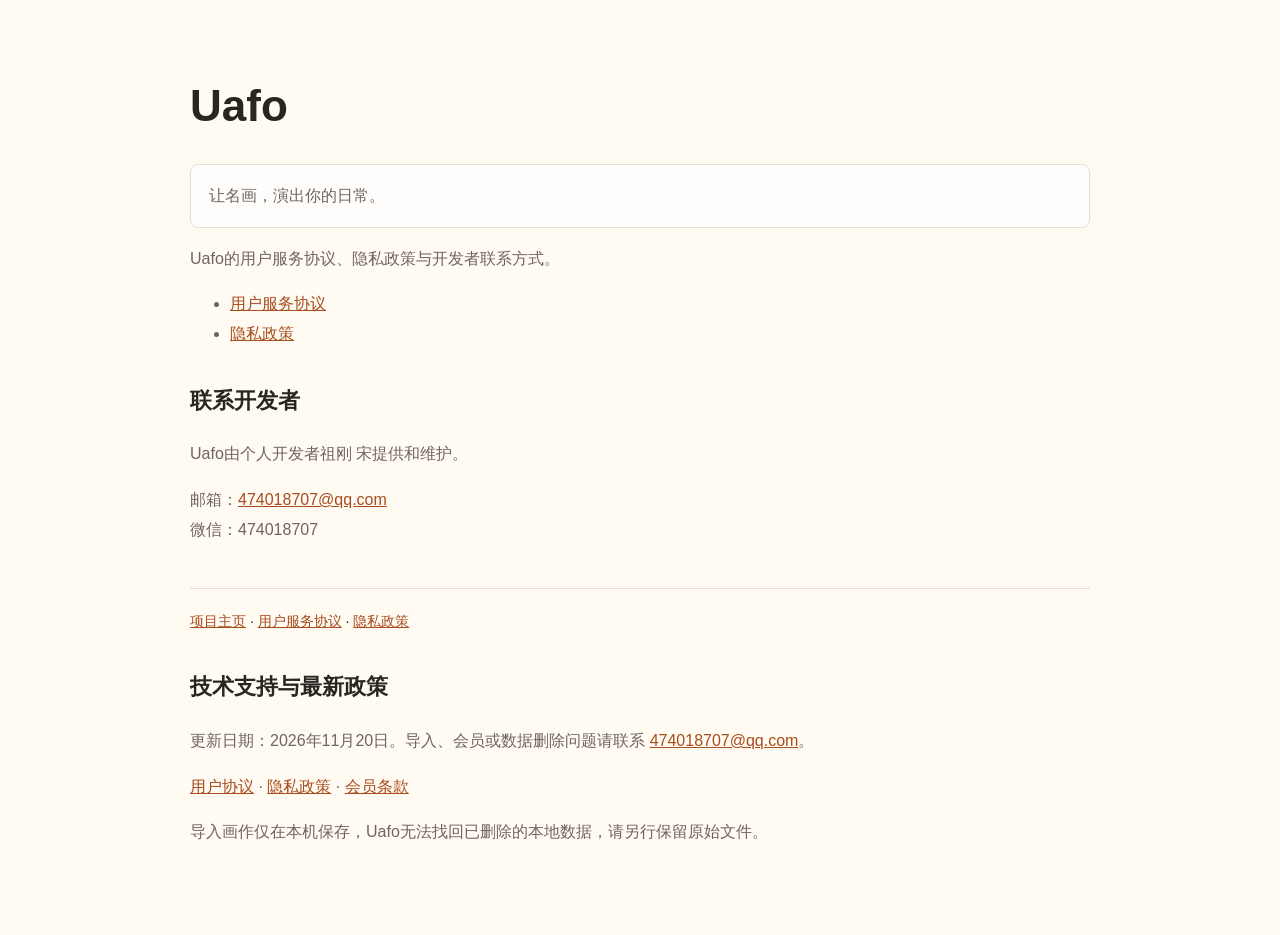
<file: index.html>
<!doctype html>
<html lang="zh-CN">
<head><meta charset="utf-8"><meta name="viewport" content="width=device-width, initial-scale=1"><title>Uafo</title><link rel="stylesheet" href="./style.css"></head>
<body><main><h1>Uafo</h1>
<p class="notice">让名画，演出你的日常。</p><p>Uafo的用户服务协议、隐私政策与开发者联系方式。</p><ul><li><a href="./terms.html">用户服务协议</a></li><li><a href="./privacy.html">隐私政策</a></li></ul><h2>联系开发者</h2><p>Uafo由个人开发者祖刚 宋提供和维护。</p><p>邮箱：<a href="mailto:474018707@qq.com">474018707@qq.com</a><br>微信：474018707</p>
<footer><a href="./index.html">项目主页</a> · <a href="./terms.html">用户服务协议</a> · <a href="./privacy.html">隐私政策</a></footer><h2>技术支持与最新政策</h2><p>更新日期：2026年11月20日。导入、会员或数据删除问题请联系 <a href="mailto:474018707@qq.com">474018707@qq.com</a>。</p><p><a href="./terms.html">用户协议</a> · <a href="./privacy.html">隐私政策</a> · <a href="./membership.html">会员条款</a></p><p>导入画作仅在本机保存，Uafo无法找回已删除的本地数据，请另行保留原始文件。</p></main></body>
</html>
</file>
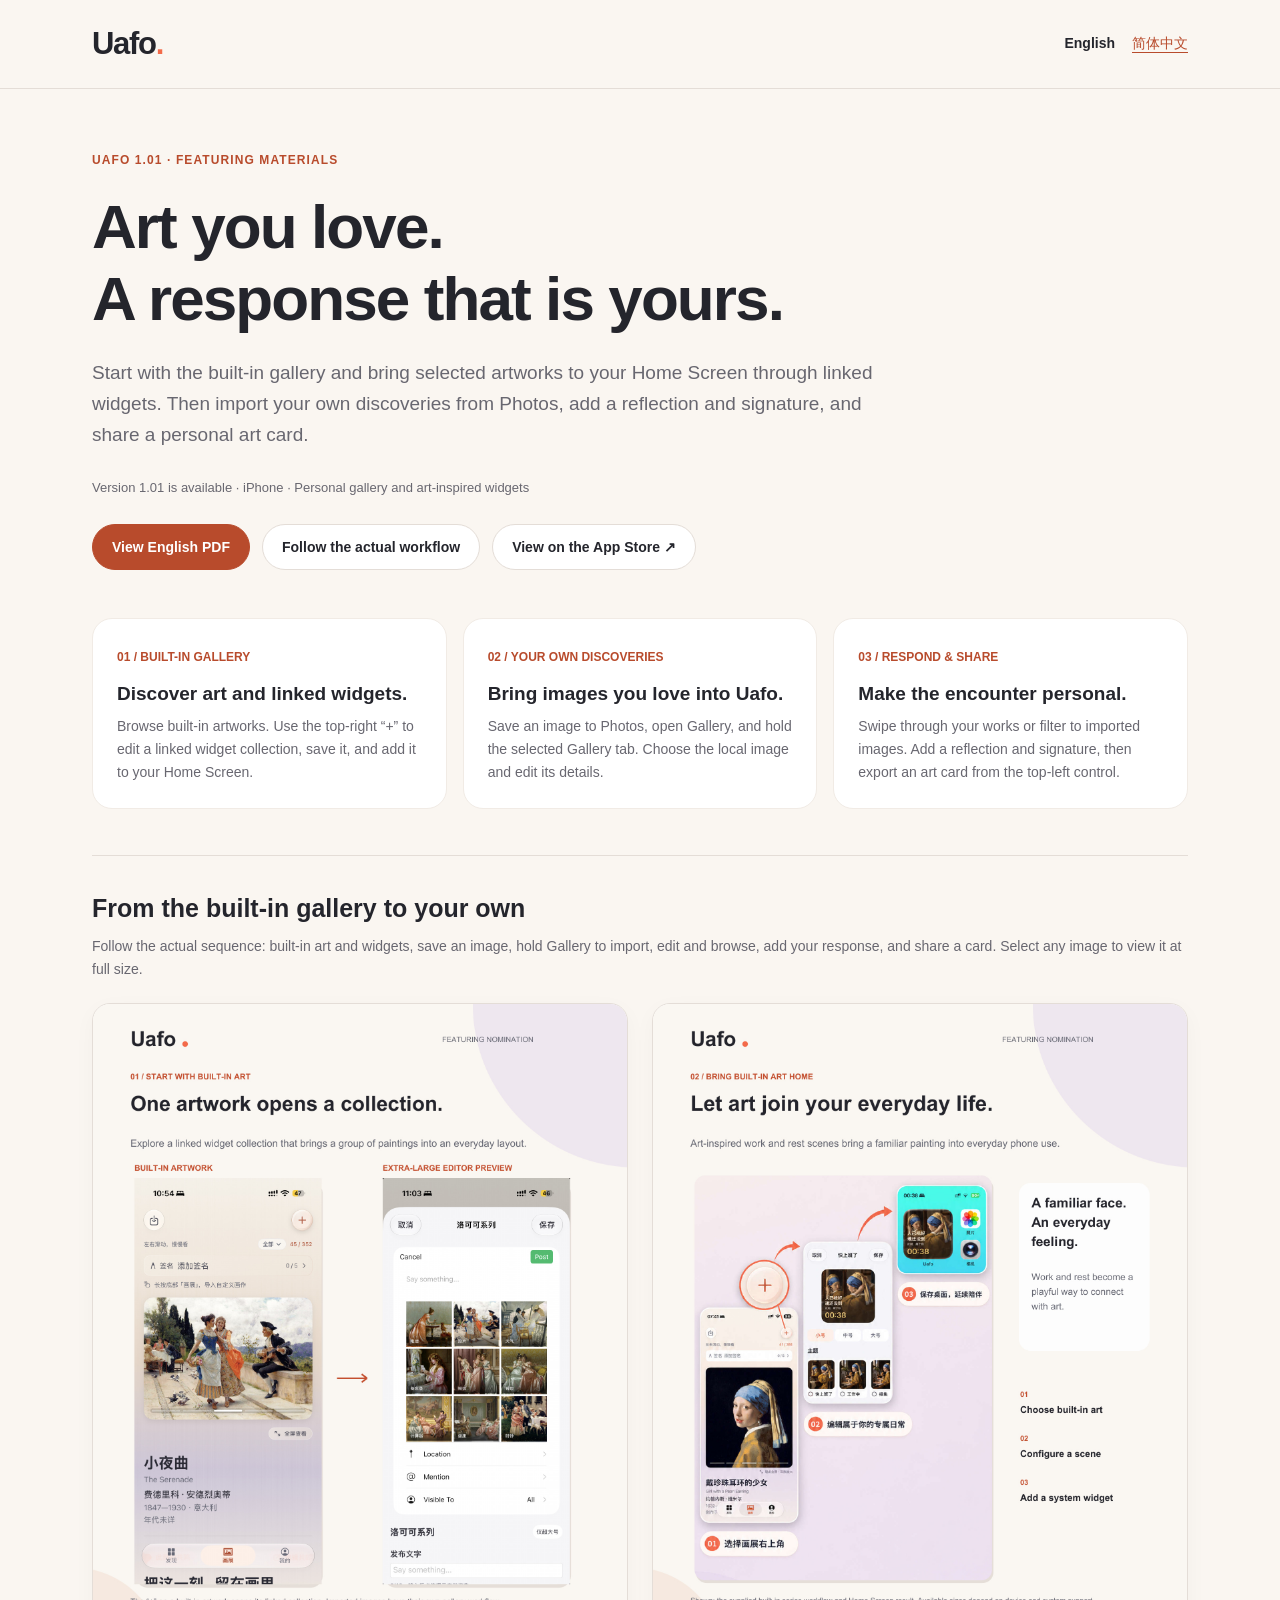
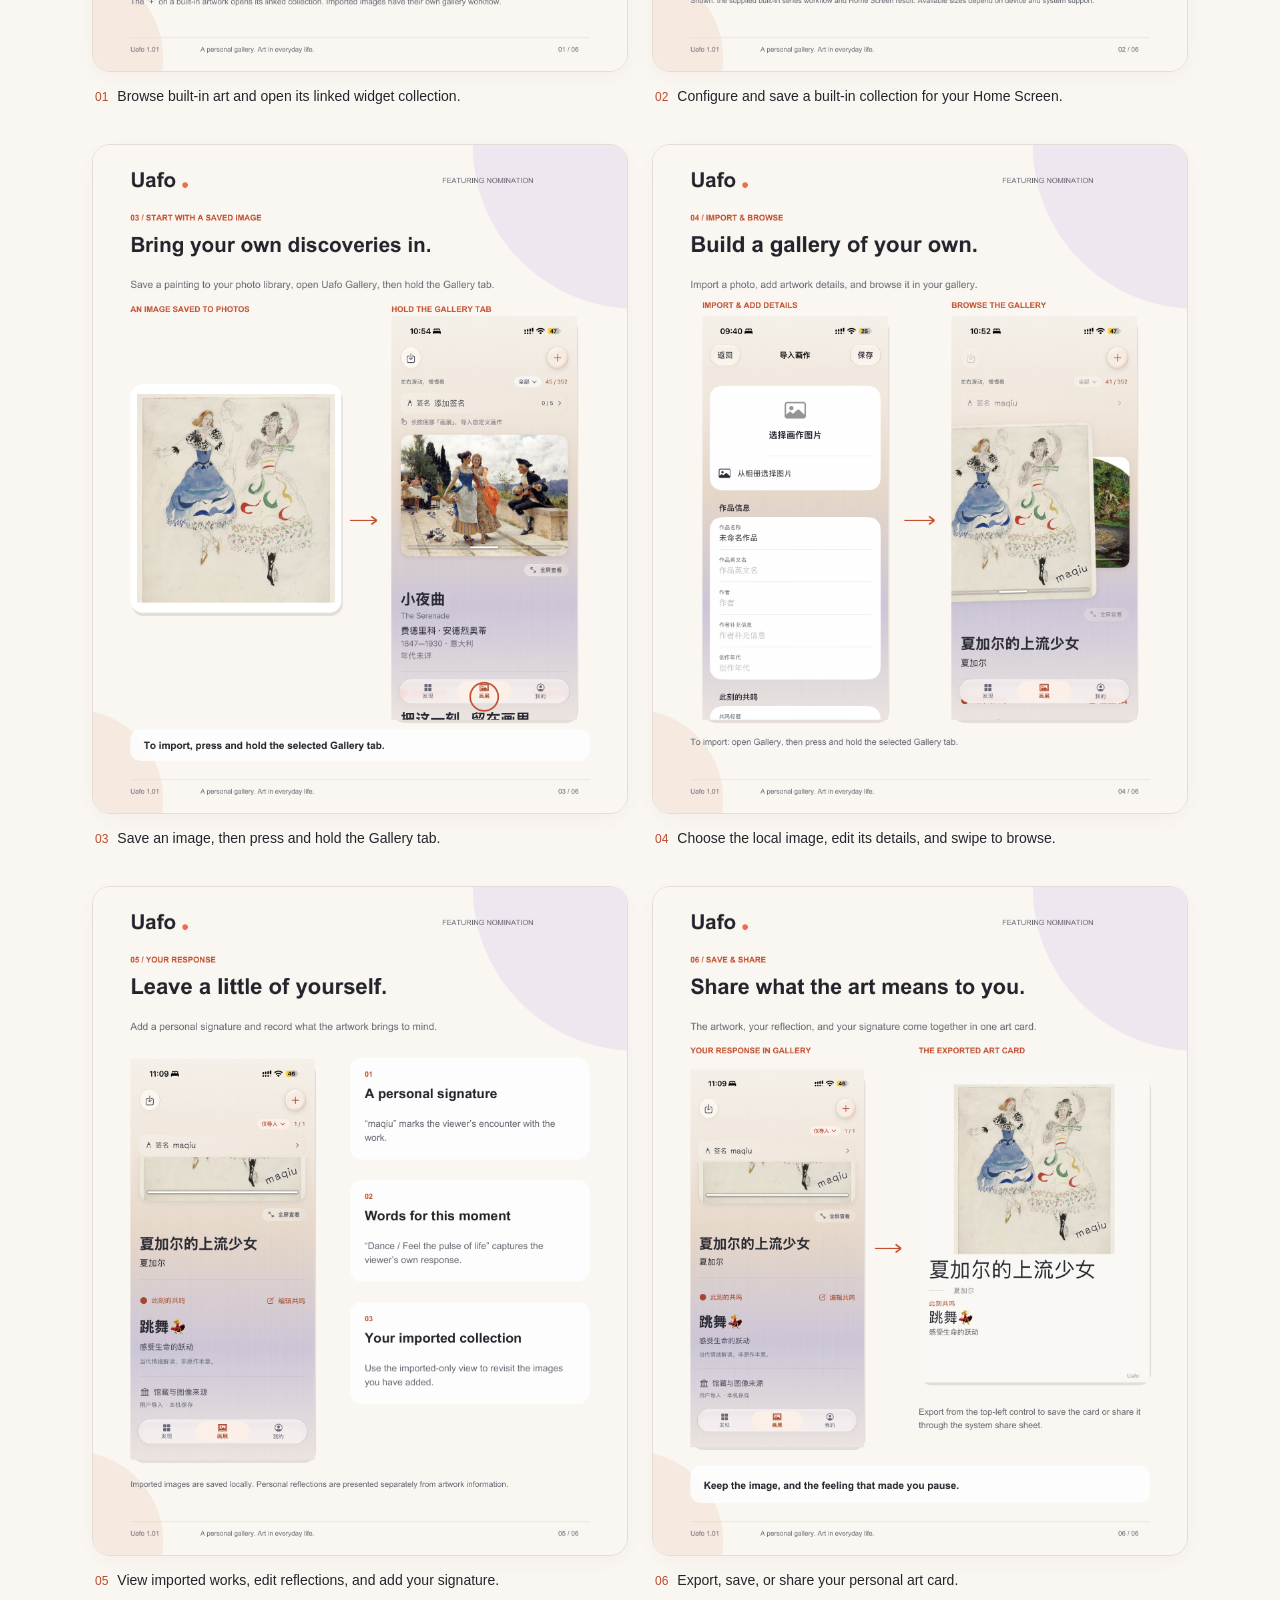
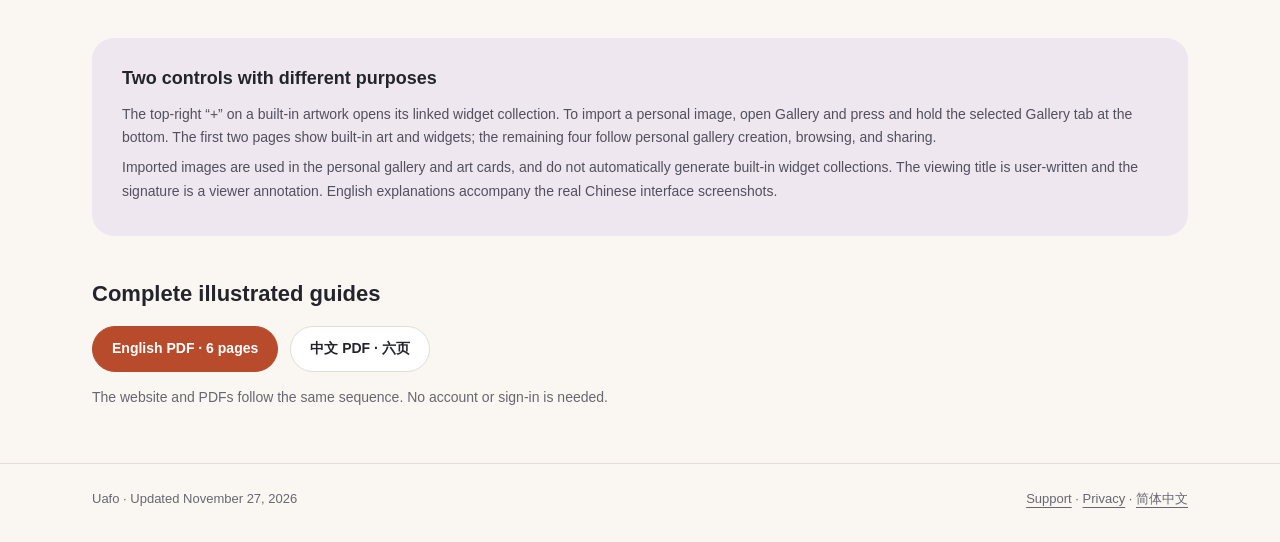
<file: featuring/index.html>
<!doctype html>
<html lang="en">
<head>
  <meta charset="utf-8">
  <meta name="viewport" content="width=device-width, initial-scale=1">
  <meta name="description" content="Uafo 1.01: import images into a personal art gallery, add your reflections and signature, share art cards, and explore built-in art-inspired widget collections.">
  <meta property="og:title" content="Uafo — Create Your Personal Art Gallery">
  <meta property="og:description" content="Art you love. A response that is yours. Explore real interfaces and exported art cards from Uafo 1.01.">
  <meta property="og:image" content="https://qiuma111.github.io/ArtWidgets-Policy/featuring/assets/en/01-builtin-and-widgets.jpg">
  <title>Uafo — Personal Gallery &amp; Everyday Art</title>
  <link rel="stylesheet" href="./style.css">
  <link rel="alternate" hreflang="zh-Hans" href="./index-zh.html">
  <link rel="alternate" hreflang="en" href="./index.html">
</head>
<body>
  <header><div class="wrap nav"><a class="brand" href="./">Uafo<span>.</span></a><nav class="languages" aria-label="Language"><a href="./index.html" aria-current="page">English</a><a href="./index-zh.html" lang="zh-Hans">简体中文</a></nav></div></header>
  <main class="wrap">
    <section class="hero" aria-labelledby="title">
      <div class="eyebrow">Uafo 1.01 · Featuring materials</div>
      <h1 id="title">Art you love.<span>A response that is yours.</span></h1>
      <p class="intro">Start with the built-in gallery and bring selected artworks to your Home Screen through linked widgets. Then import your own discoveries from Photos, add a reflection and signature, and share a personal art card.</p>
      <p class="meta">Version 1.01 is available · iPhone · Personal gallery and art-inspired widgets</p>
      <div class="actions"><a class="button primary" href="./uafo-featuring-en.pdf?v=flow2">View English PDF</a><a class="button" href="#experience">Follow the actual workflow</a><a class="button" href="https://apps.apple.com/us/app/id6809495563" target="_blank" rel="noopener noreferrer">View on the App Store ↗</a></div>
    </section>
    <section class="summary" aria-label="What makes the experience personal">
      <article class="step"><small>01 / BUILT-IN GALLERY</small><h2>Discover art and linked widgets.</h2><p>Browse built-in artworks. Use the top-right “+” to edit a linked widget collection, save it, and add it to your Home Screen.</p></article>
      <article class="step"><small>02 / YOUR OWN DISCOVERIES</small><h2>Bring images you love into Uafo.</h2><p>Save an image to Photos, open Gallery, and hold the selected Gallery tab. Choose the local image and edit its details.</p></article>
      <article class="step"><small>03 / RESPOND &amp; SHARE</small><h2>Make the encounter personal.</h2><p>Swipe through your works or filter to imported images. Add a reflection and signature, then export an art card from the top-left control.</p></article>
    </section>
    <section id="experience" aria-labelledby="experience-title">
      <div class="gallery-head"><h2 id="experience-title">From the built-in gallery to your own</h2><p>Follow the actual sequence: built-in art and widgets, save an image, hold Gallery to import, edit and browse, add your response, and share a card. Select any image to view it at full size.</p></div>
      <div class="gallery">
        <figure class="panel"><a href="./assets/en/01-builtin-and-widgets.jpg" target="_blank" rel="noopener"><img src="./assets/en/01-builtin-and-widgets.jpg" width="1600" height="2000" alt="Start with The Serenade in the built-in gallery and open its linked extra-large widget editor." fetchpriority="high"></a><figcaption><span>01</span>Browse built-in art and open its linked widget collection.</figcaption></figure>
        <figure class="panel"><a href="./assets/en/02-everyday-art.jpg" target="_blank" rel="noopener"><img src="./assets/en/02-everyday-art.jpg" width="1600" height="2000" alt="Configure an art-inspired scene, save it, and add the widget to the Home Screen." loading="lazy" decoding="async"></a><figcaption><span>02</span>Configure and save a built-in collection for your Home Screen.</figcaption></figure>
        <figure class="panel"><a href="./assets/en/03-save-and-long-press.jpg" target="_blank" rel="noopener"><img src="./assets/en/03-save-and-long-press.jpg" width="1600" height="2000" alt="Save a painting to Photos, open Uafo Gallery, and hold the selected Gallery tab to begin importing." loading="lazy" decoding="async"></a><figcaption><span>03</span>Save an image, then press and hold the Gallery tab.</figcaption></figure>
        <figure class="panel"><a href="./assets/en/04-import-and-browse.jpg" target="_blank" rel="noopener"><img src="./assets/en/04-import-and-browse.jpg" width="1600" height="2000" alt="Choose a local image and edit its information in the import form, then swipe through it in the gallery." loading="lazy" decoding="async"></a><figcaption><span>04</span>Choose the local image, edit its details, and swipe to browse.</figcaption></figure>
        <figure class="panel"><a href="./assets/en/05-personal-response.jpg" target="_blank" rel="noopener"><img src="./assets/en/05-personal-response.jpg" width="1600" height="2000" alt="Filter to imported artworks, edit a reflection, and add a personal signature." loading="lazy" decoding="async"></a><figcaption><span>05</span>View imported works, edit reflections, and add your signature.</figcaption></figure>
        <figure class="panel"><a href="./assets/en/06-share-an-art-card.jpg" target="_blank" rel="noopener"><img src="./assets/en/06-share-an-art-card.jpg" width="1600" height="2000" alt="Export an art card from the top-left gallery control, retaining the artwork, personal reflection, and signature." loading="lazy" decoding="async"></a><figcaption><span>06</span>Export, save, or share your personal art card.</figcaption></figure>
      </div>
    </section>
    <aside class="notes" aria-labelledby="notes-title"><h2 id="notes-title">Two controls with different purposes</h2><p>The top-right “+” on a built-in artwork opens its linked widget collection. To import a personal image, open Gallery and press and hold the selected Gallery tab at the bottom. The first two pages show built-in art and widgets; the remaining four follow personal gallery creation, browsing, and sharing.</p><p>Imported images are used in the personal gallery and art cards, and do not automatically generate built-in widget collections. The viewing title is user-written and the signature is a viewer annotation. English explanations accompany the real Chinese interface screenshots.</p></aside>
    <section class="downloads" aria-labelledby="downloads-title"><h2 id="downloads-title">Complete illustrated guides</h2><div class="actions"><a class="button primary" href="./uafo-featuring-en.pdf?v=flow2">English PDF · 6 pages</a><a class="button" href="./uafo-featuring-zh.pdf?v=flow2" lang="zh-Hans">中文 PDF · 六页</a></div><p>The website and PDFs follow the same sequence. No account or sign-in is needed.</p></section>
  </main>
  <footer><div class="wrap footer-row"><span>Uafo · Updated November 27, 2026</span><span><a href="../index-en.html">Support</a> · <a href="../privacy-en.html">Privacy</a> · <a href="./index-zh.html" lang="zh-Hans">简体中文</a></span></div></footer>
</body>
</html>
</file>
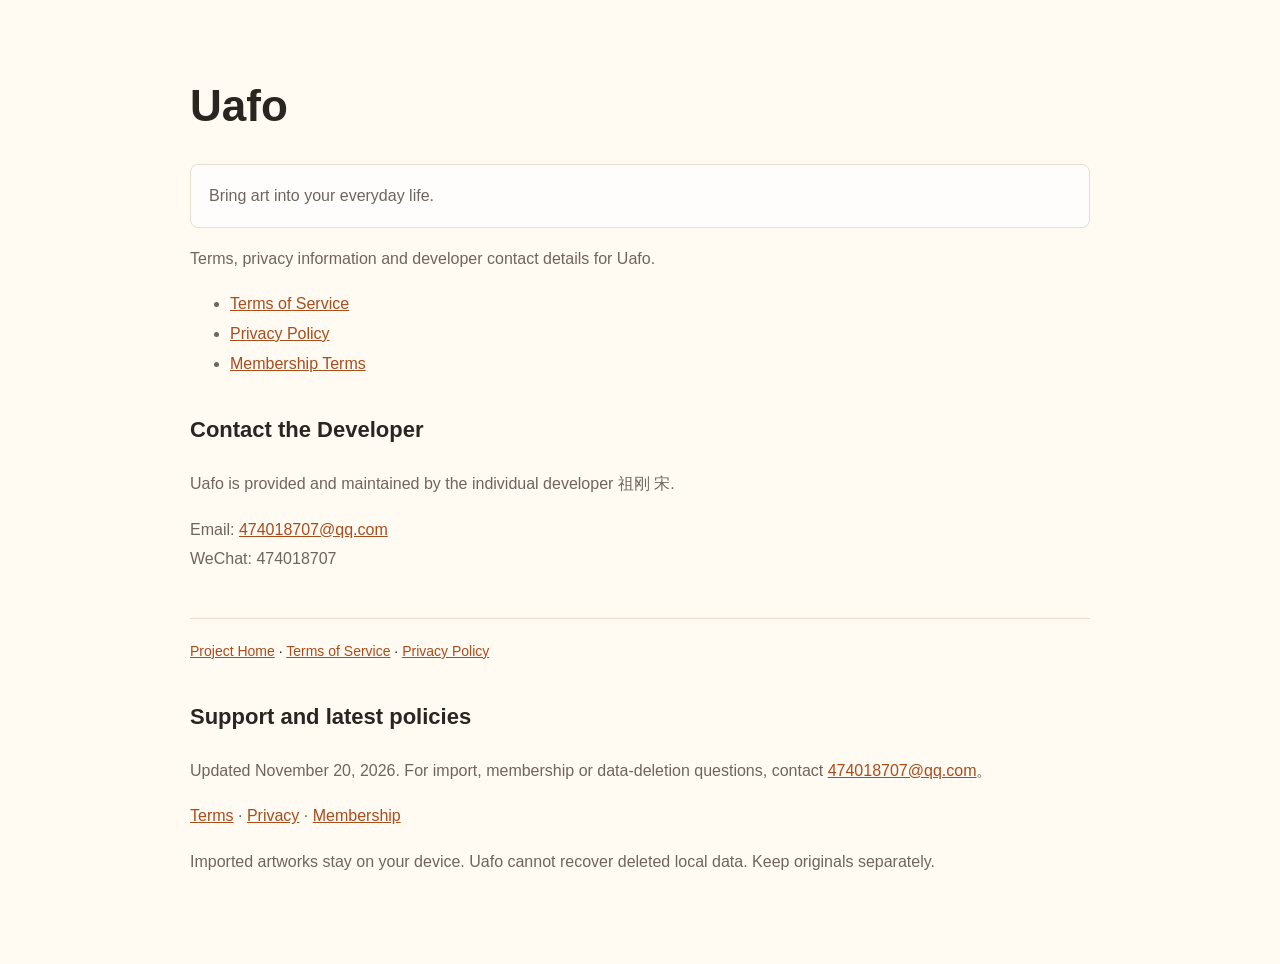
<file: index-en.html>
<!doctype html>
<html lang="en"><head><meta charset="utf-8"><meta name="viewport" content="width=device-width, initial-scale=1"><title>Uafo</title><link rel="stylesheet" href="./style.css"></head><body><main><h1>Uafo</h1>
<p class="notice">Bring art into your everyday life.</p><p>Terms, privacy information and developer contact details for Uafo.</p><ul><li><a href="./terms-en.html">Terms of Service</a></li><li><a href="./privacy-en.html">Privacy Policy</a></li><li><a href="./membership-en.html">Membership Terms</a></li></ul><h2>Contact the Developer</h2><p>Uafo is provided and maintained by the individual developer 祖刚 宋.</p><p>Email: <a href="mailto:474018707@qq.com">474018707@qq.com</a><br>WeChat: 474018707</p>
<footer><a href="./index-en.html">Project Home</a> · <a href="./terms-en.html">Terms of Service</a> · <a href="./privacy-en.html">Privacy Policy</a></footer><h2>Support and latest policies</h2><p>Updated November 20, 2026. For import, membership or data-deletion questions, contact <a href="mailto:474018707@qq.com">474018707@qq.com</a>。</p><p><a href="./terms-en.html">Terms</a> · <a href="./privacy-en.html">Privacy</a> · <a href="./membership-en.html">Membership</a></p><p>Imported artworks stay on your device. Uafo cannot recover deleted local data. Keep originals separately.</p></main></body></html>
</file>
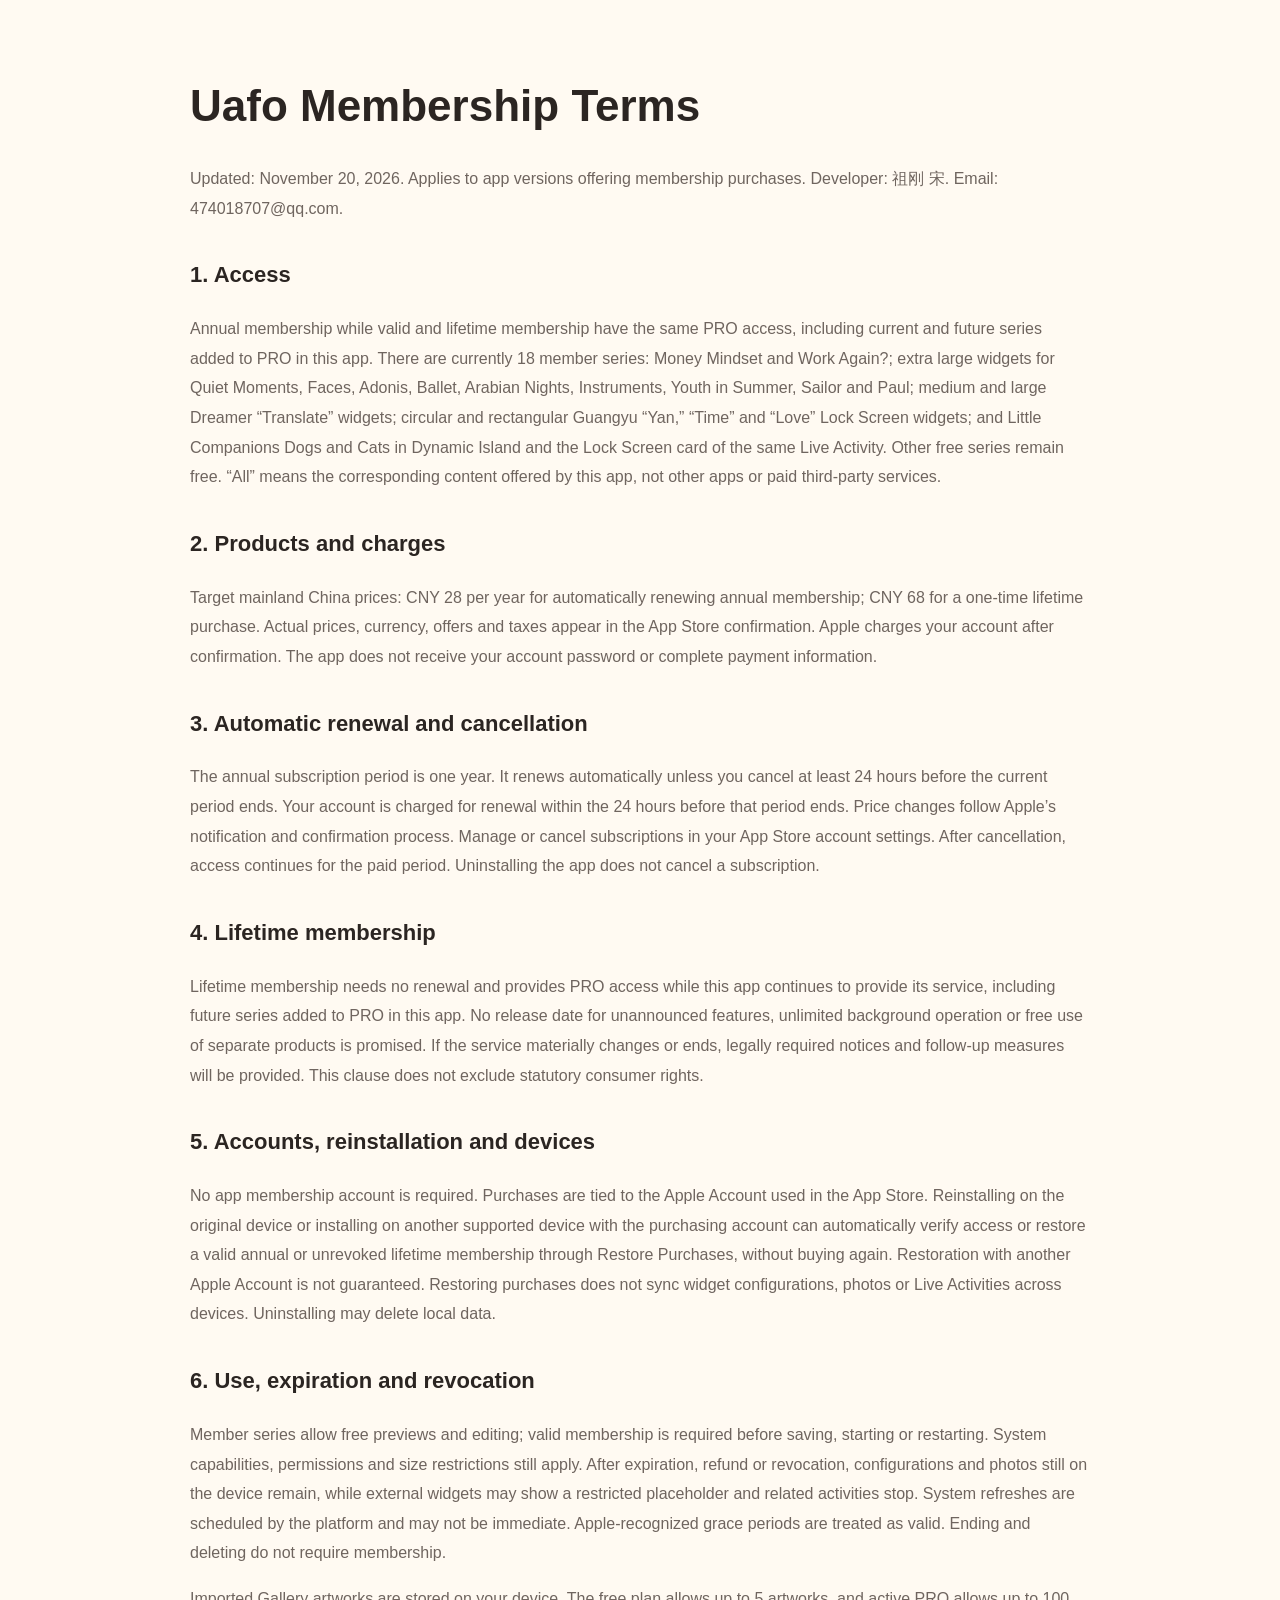
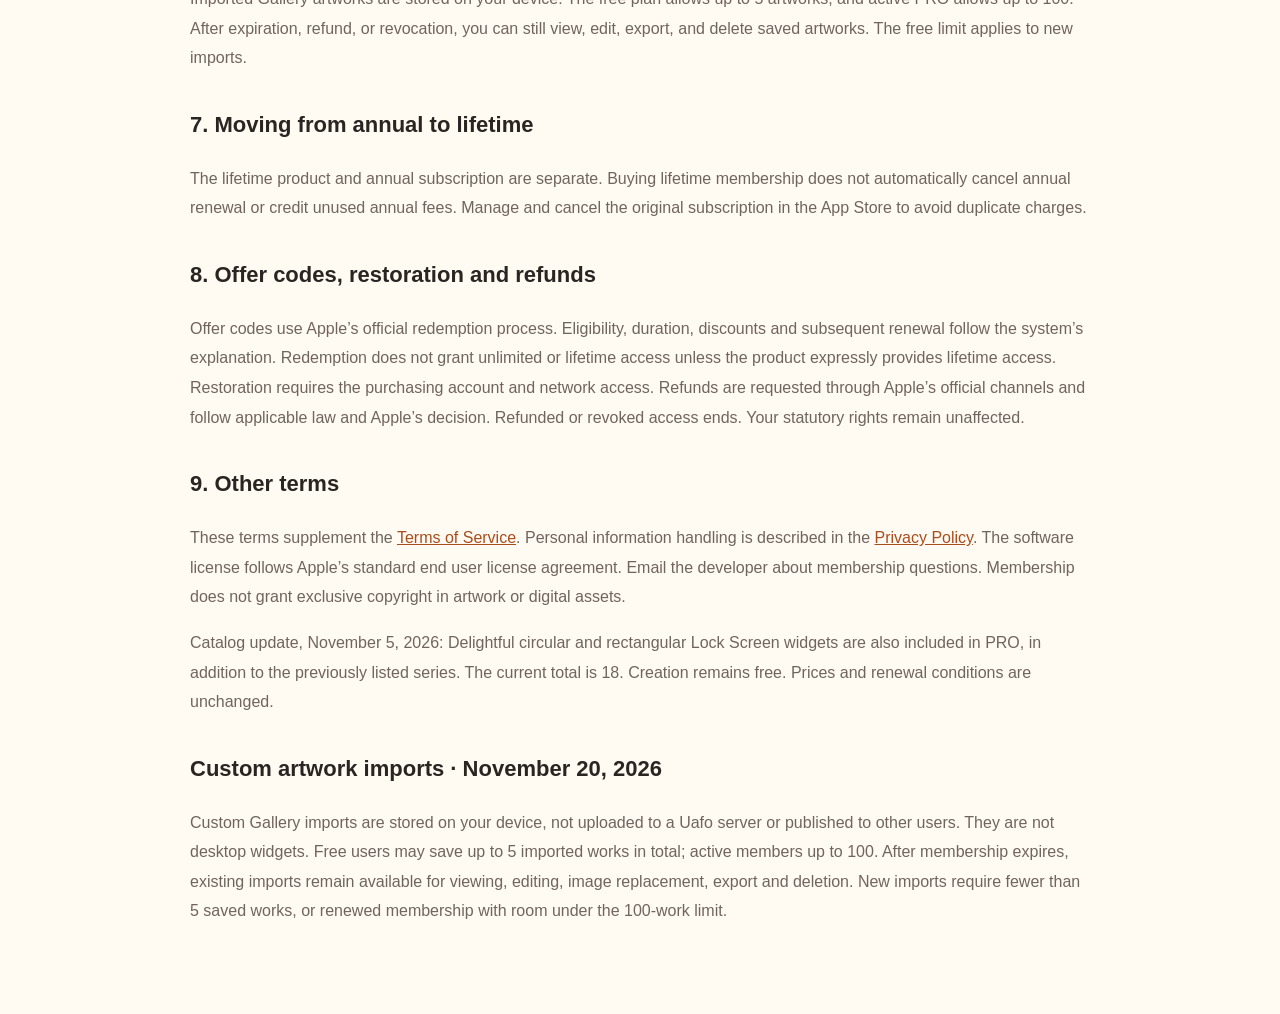
<file: membership-en.html>
<!doctype html>
<html lang="en"><head><meta charset="utf-8"><meta name="viewport" content="width=device-width, initial-scale=1"><title>Uafo Membership Terms</title><link rel="stylesheet" href="./style.css"></head><body><main>
<h1>Uafo Membership Terms</h1><p>Updated: November 20, 2026. Applies to app versions offering membership purchases. Developer: 祖刚 宋. Email: 474018707@qq.com.</p>
<h2>1. Access</h2><p>Annual membership while valid and lifetime membership have the same PRO access, including current and future series added to PRO in this app. There are currently 18 member series: Money Mindset and Work Again?; extra large widgets for Quiet Moments, Faces, Adonis, Ballet, Arabian Nights, Instruments, Youth in Summer, Sailor and Paul; medium and large Dreamer “Translate” widgets; circular and rectangular Guangyu “Yan,” “Time” and “Love” Lock Screen widgets; and Little Companions Dogs and Cats in Dynamic Island and the Lock Screen card of the same Live Activity. Other free series remain free. “All” means the corresponding content offered by this app, not other apps or paid third-party services.</p>
<h2>2. Products and charges</h2><p>Target mainland China prices: CNY 28 per year for automatically renewing annual membership; CNY 68 for a one-time lifetime purchase. Actual prices, currency, offers and taxes appear in the App Store confirmation. Apple charges your account after confirmation. The app does not receive your account password or complete payment information.</p>
<h2>3. Automatic renewal and cancellation</h2><p>The annual subscription period is one year. It renews automatically unless you cancel at least 24 hours before the current period ends. Your account is charged for renewal within the 24 hours before that period ends. Price changes follow Apple’s notification and confirmation process. Manage or cancel subscriptions in your App Store account settings. After cancellation, access continues for the paid period. Uninstalling the app does not cancel a subscription.</p>
<h2>4. Lifetime membership</h2><p>Lifetime membership needs no renewal and provides PRO access while this app continues to provide its service, including future series added to PRO in this app. No release date for unannounced features, unlimited background operation or free use of separate products is promised. If the service materially changes or ends, legally required notices and follow-up measures will be provided. This clause does not exclude statutory consumer rights.</p>
<h2>5. Accounts, reinstallation and devices</h2><p>No app membership account is required. Purchases are tied to the Apple Account used in the App Store. Reinstalling on the original device or installing on another supported device with the purchasing account can automatically verify access or restore a valid annual or unrevoked lifetime membership through Restore Purchases, without buying again. Restoration with another Apple Account is not guaranteed. Restoring purchases does not sync widget configurations, photos or Live Activities across devices. Uninstalling may delete local data.</p>
<h2>6. Use, expiration and revocation</h2><p>Member series allow free previews and editing; valid membership is required before saving, starting or restarting. System capabilities, permissions and size restrictions still apply. After expiration, refund or revocation, configurations and photos still on the device remain, while external widgets may show a restricted placeholder and related activities stop. System refreshes are scheduled by the platform and may not be immediate. Apple-recognized grace periods are treated as valid. Ending and deleting do not require membership.</p>
<p>Imported Gallery artworks are stored on your device. The free plan allows up to 5 artworks, and active PRO allows up to 100. After expiration, refund, or revocation, you can still view, edit, export, and delete saved artworks. The free limit applies to new imports.</p>
<h2>7. Moving from annual to lifetime</h2><p>The lifetime product and annual subscription are separate. Buying lifetime membership does not automatically cancel annual renewal or credit unused annual fees. Manage and cancel the original subscription in the App Store to avoid duplicate charges.</p>
<h2>8. Offer codes, restoration and refunds</h2><p>Offer codes use Apple’s official redemption process. Eligibility, duration, discounts and subsequent renewal follow the system’s explanation. Redemption does not grant unlimited or lifetime access unless the product expressly provides lifetime access. Restoration requires the purchasing account and network access. Refunds are requested through Apple’s official channels and follow applicable law and Apple’s decision. Refunded or revoked access ends. Your statutory rights remain unaffected.</p>
<h2>9. Other terms</h2><p>These terms supplement the <a href="./terms-en.html">Terms of Service</a>. Personal information handling is described in the <a href="./privacy-en.html">Privacy Policy</a>. The software license follows Apple’s standard end user license agreement. Email the developer about membership questions. Membership does not grant exclusive copyright in artwork or digital assets.</p>
<p>Catalog update, November 5, 2026: Delightful circular and rectangular Lock Screen widgets are also included in PRO, in addition to the previously listed series. The current total is 18. Creation remains free. Prices and renewal conditions are unchanged.</p>
<h2>Custom artwork imports · November 20, 2026</h2><p>Custom Gallery imports are stored on your device, not uploaded to a Uafo server or published to other users. They are not desktop widgets. Free users may save up to 5 imported works in total; active members up to 100. After membership expires, existing imports remain available for viewing, editing, image replacement, export and deletion. New imports require fewer than 5 saved works, or renewed membership with room under the 100-work limit.</p>
</main></body></html>
</file>
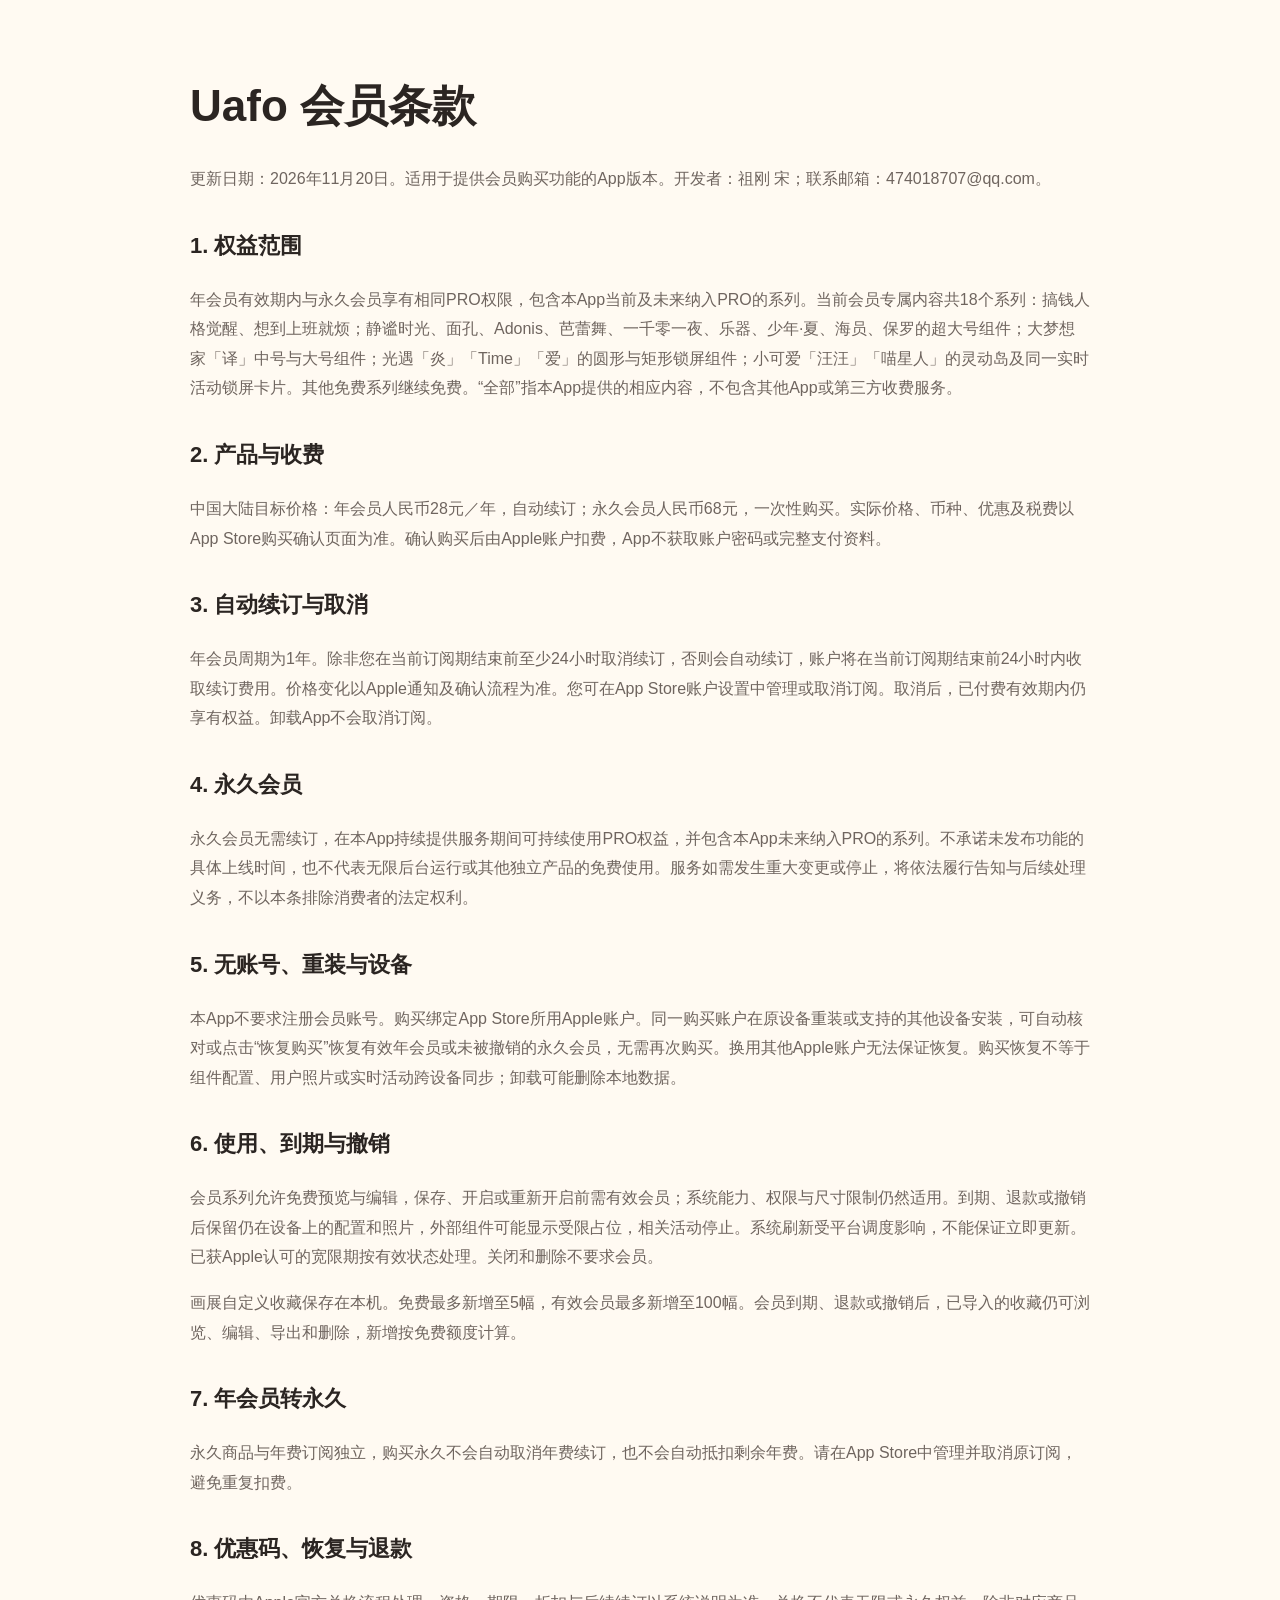
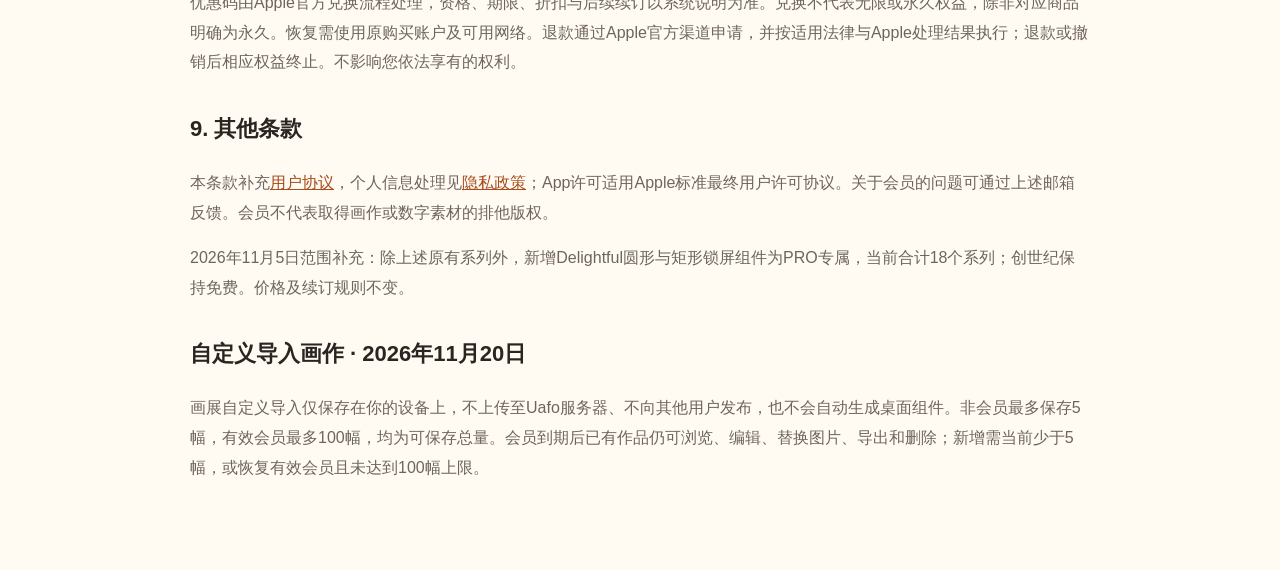
<file: membership.html>
<!doctype html>
<html lang="zh-CN"><head><meta charset="utf-8"><meta name="viewport" content="width=device-width, initial-scale=1"><title>Uafo 会员条款</title><link rel="stylesheet" href="./style.css"></head><body><main>
<h1>Uafo 会员条款</h1><p>更新日期：2026年11月20日。适用于提供会员购买功能的App版本。开发者：祖刚 宋；联系邮箱：474018707@qq.com。</p>
<h2>1. 权益范围</h2><p>年会员有效期内与永久会员享有相同PRO权限，包含本App当前及未来纳入PRO的系列。当前会员专属内容共18个系列：搞钱人格觉醒、想到上班就烦；静谧时光、面孔、Adonis、芭蕾舞、一千零一夜、乐器、少年·夏、海员、保罗的超大号组件；大梦想家「译」中号与大号组件；光遇「炎」「Time」「爱」的圆形与矩形锁屏组件；小可爱「汪汪」「喵星人」的灵动岛及同一实时活动锁屏卡片。其他免费系列继续免费。“全部”指本App提供的相应内容，不包含其他App或第三方收费服务。</p>
<h2>2. 产品与收费</h2><p>中国大陆目标价格：年会员人民币28元／年，自动续订；永久会员人民币68元，一次性购买。实际价格、币种、优惠及税费以App Store购买确认页面为准。确认购买后由Apple账户扣费，App不获取账户密码或完整支付资料。</p>
<h2>3. 自动续订与取消</h2><p>年会员周期为1年。除非您在当前订阅期结束前至少24小时取消续订，否则会自动续订，账户将在当前订阅期结束前24小时内收取续订费用。价格变化以Apple通知及确认流程为准。您可在App Store账户设置中管理或取消订阅。取消后，已付费有效期内仍享有权益。卸载App不会取消订阅。</p>
<h2>4. 永久会员</h2><p>永久会员无需续订，在本App持续提供服务期间可持续使用PRO权益，并包含本App未来纳入PRO的系列。不承诺未发布功能的具体上线时间，也不代表无限后台运行或其他独立产品的免费使用。服务如需发生重大变更或停止，将依法履行告知与后续处理义务，不以本条排除消费者的法定权利。</p>
<h2>5. 无账号、重装与设备</h2><p>本App不要求注册会员账号。购买绑定App Store所用Apple账户。同一购买账户在原设备重装或支持的其他设备安装，可自动核对或点击“恢复购买”恢复有效年会员或未被撤销的永久会员，无需再次购买。换用其他Apple账户无法保证恢复。购买恢复不等于组件配置、用户照片或实时活动跨设备同步；卸载可能删除本地数据。</p>
<h2>6. 使用、到期与撤销</h2><p>会员系列允许免费预览与编辑，保存、开启或重新开启前需有效会员；系统能力、权限与尺寸限制仍然适用。到期、退款或撤销后保留仍在设备上的配置和照片，外部组件可能显示受限占位，相关活动停止。系统刷新受平台调度影响，不能保证立即更新。已获Apple认可的宽限期按有效状态处理。关闭和删除不要求会员。</p>
<p>画展自定义收藏保存在本机。免费最多新增至5幅，有效会员最多新增至100幅。会员到期、退款或撤销后，已导入的收藏仍可浏览、编辑、导出和删除，新增按免费额度计算。</p>
<h2>7. 年会员转永久</h2><p>永久商品与年费订阅独立，购买永久不会自动取消年费续订，也不会自动抵扣剩余年费。请在App Store中管理并取消原订阅，避免重复扣费。</p>
<h2>8. 优惠码、恢复与退款</h2><p>优惠码由Apple官方兑换流程处理，资格、期限、折扣与后续续订以系统说明为准。兑换不代表无限或永久权益，除非对应商品明确为永久。恢复需使用原购买账户及可用网络。退款通过Apple官方渠道申请，并按适用法律与Apple处理结果执行；退款或撤销后相应权益终止。不影响您依法享有的权利。</p>
<h2>9. 其他条款</h2><p>本条款补充<a href="./terms.html">用户协议</a>，个人信息处理见<a href="./privacy.html">隐私政策</a>；App许可适用Apple标准最终用户许可协议。关于会员的问题可通过上述邮箱反馈。会员不代表取得画作或数字素材的排他版权。</p>
<p>2026年11月5日范围补充：除上述原有系列外，新增Delightful圆形与矩形锁屏组件为PRO专属，当前合计18个系列；创世纪保持免费。价格及续订规则不变。</p>
<h2>自定义导入画作 · 2026年11月20日</h2><p>画展自定义导入仅保存在你的设备上，不上传至Uafo服务器、不向其他用户发布，也不会自动生成桌面组件。非会员最多保存5幅，有效会员最多100幅，均为可保存总量。会员到期后已有作品仍可浏览、编辑、替换图片、导出和删除；新增需当前少于5幅，或恢复有效会员且未达到100幅上限。</p>
</main></body></html>
</file>
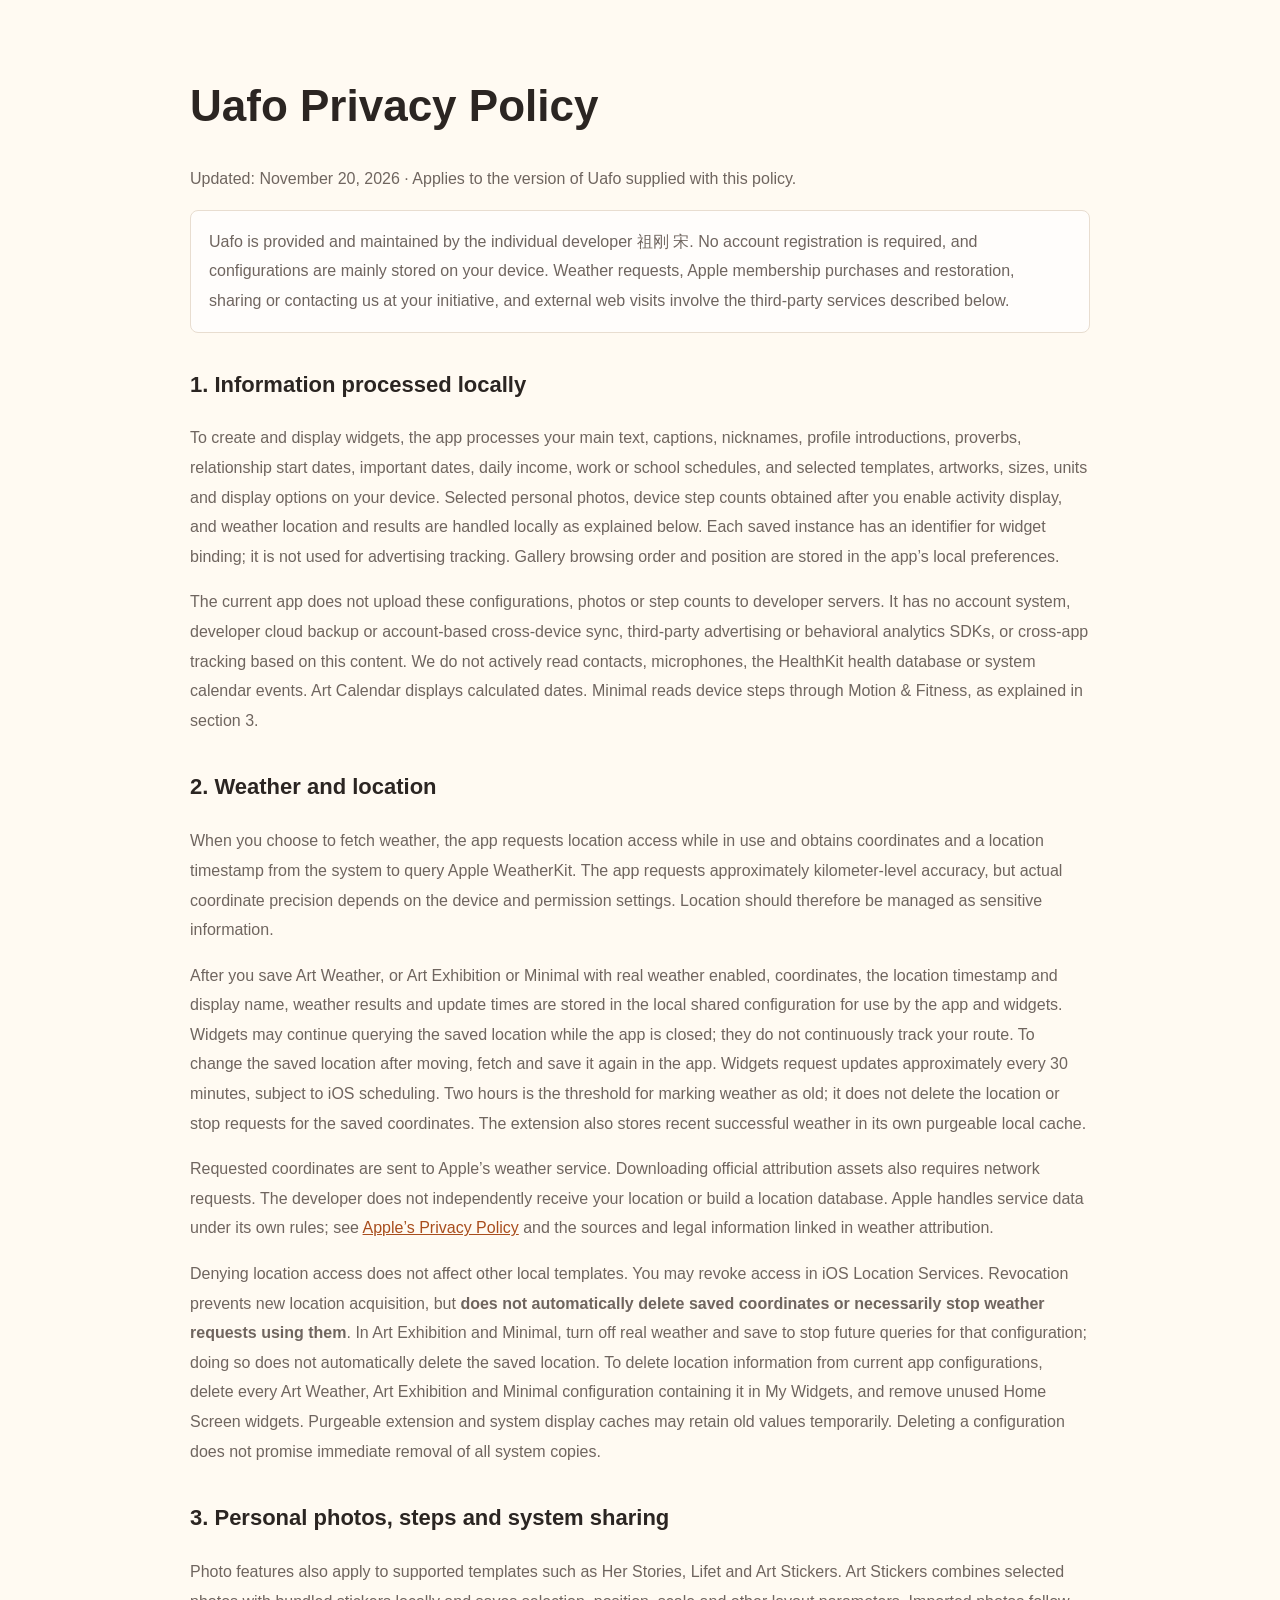
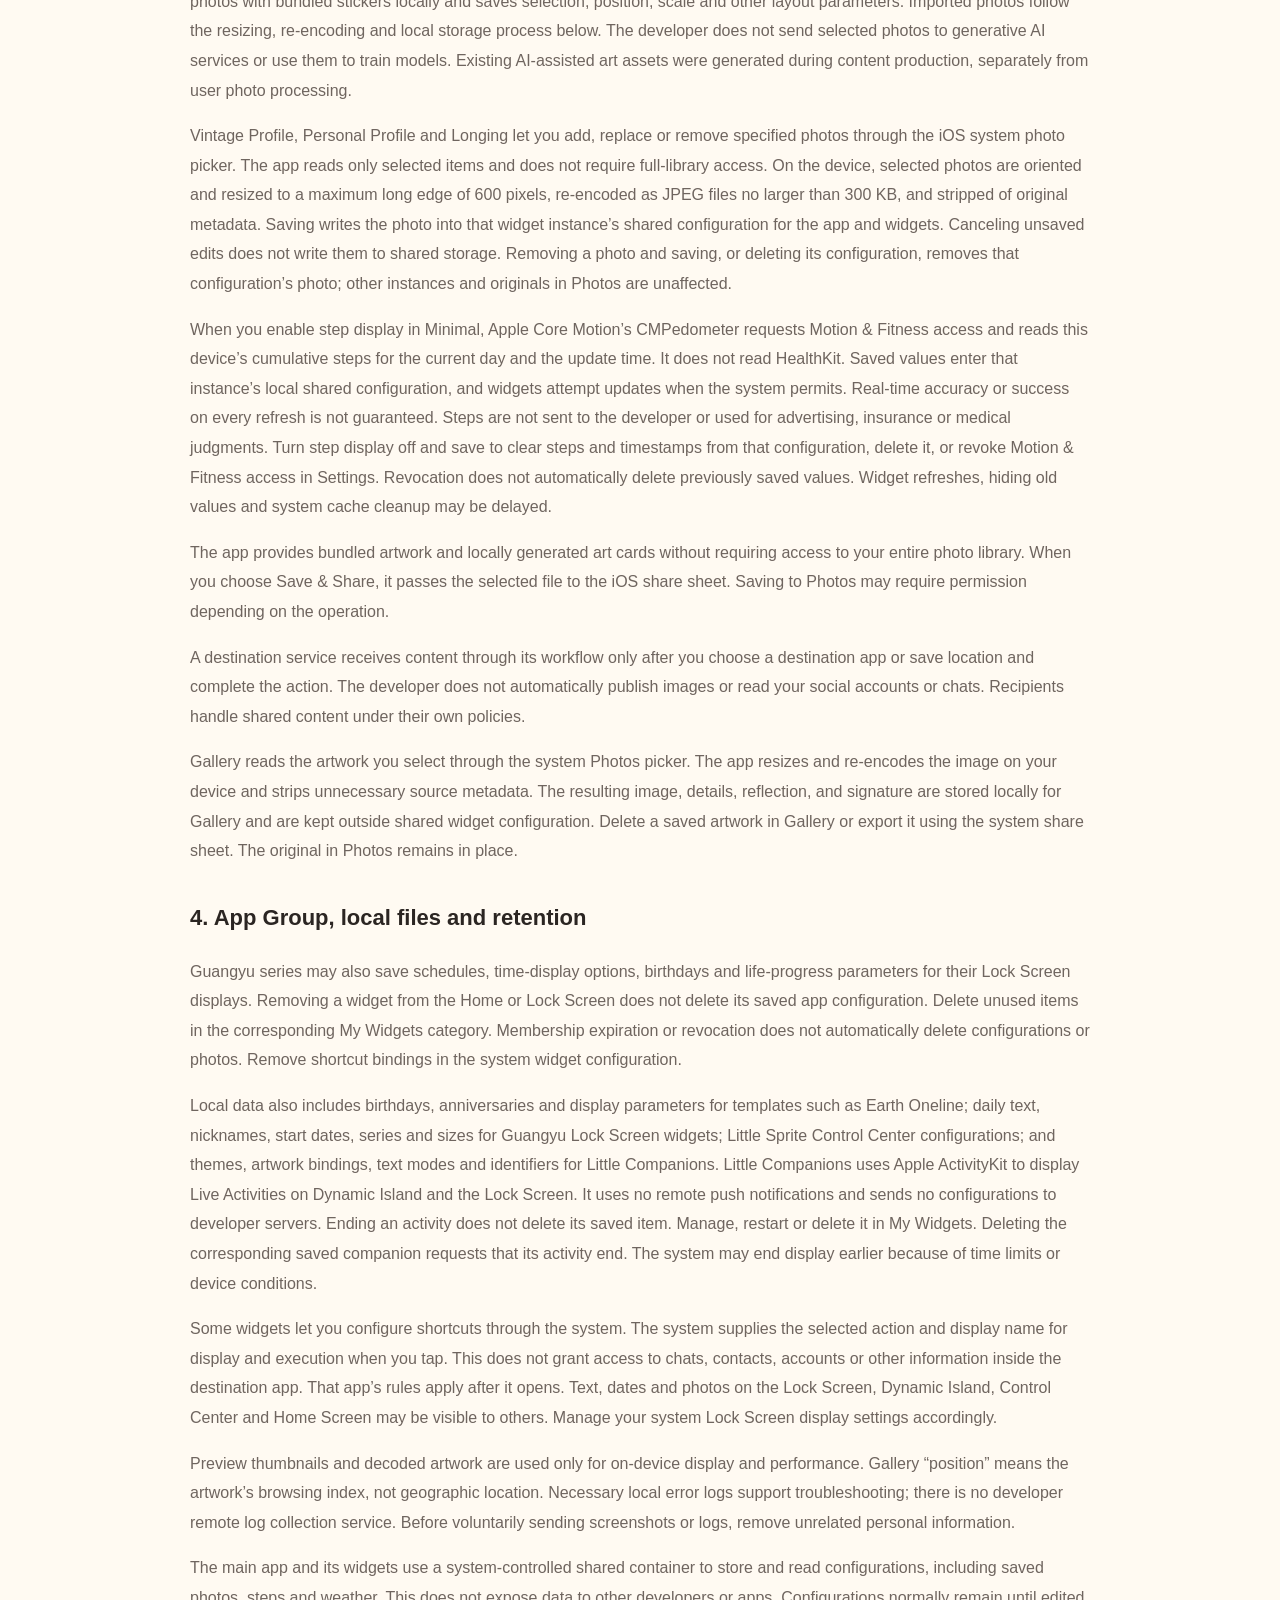
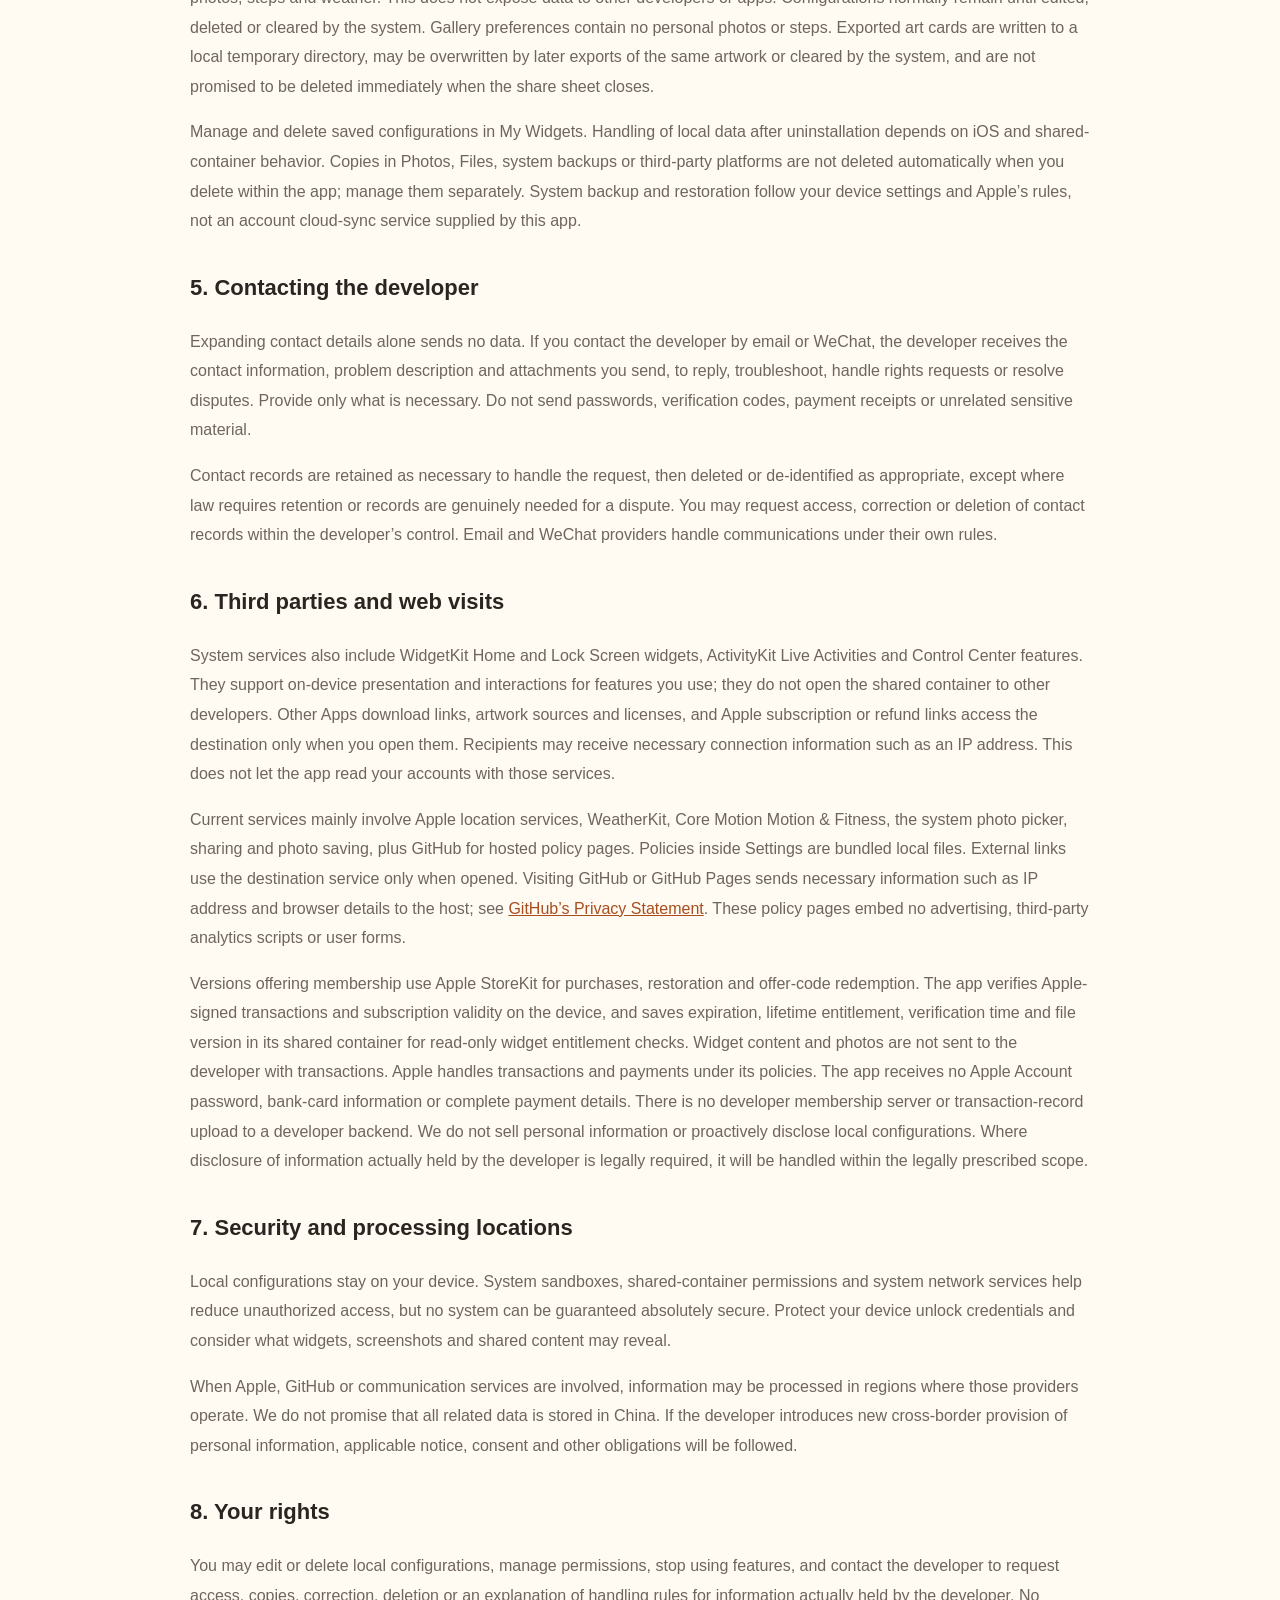
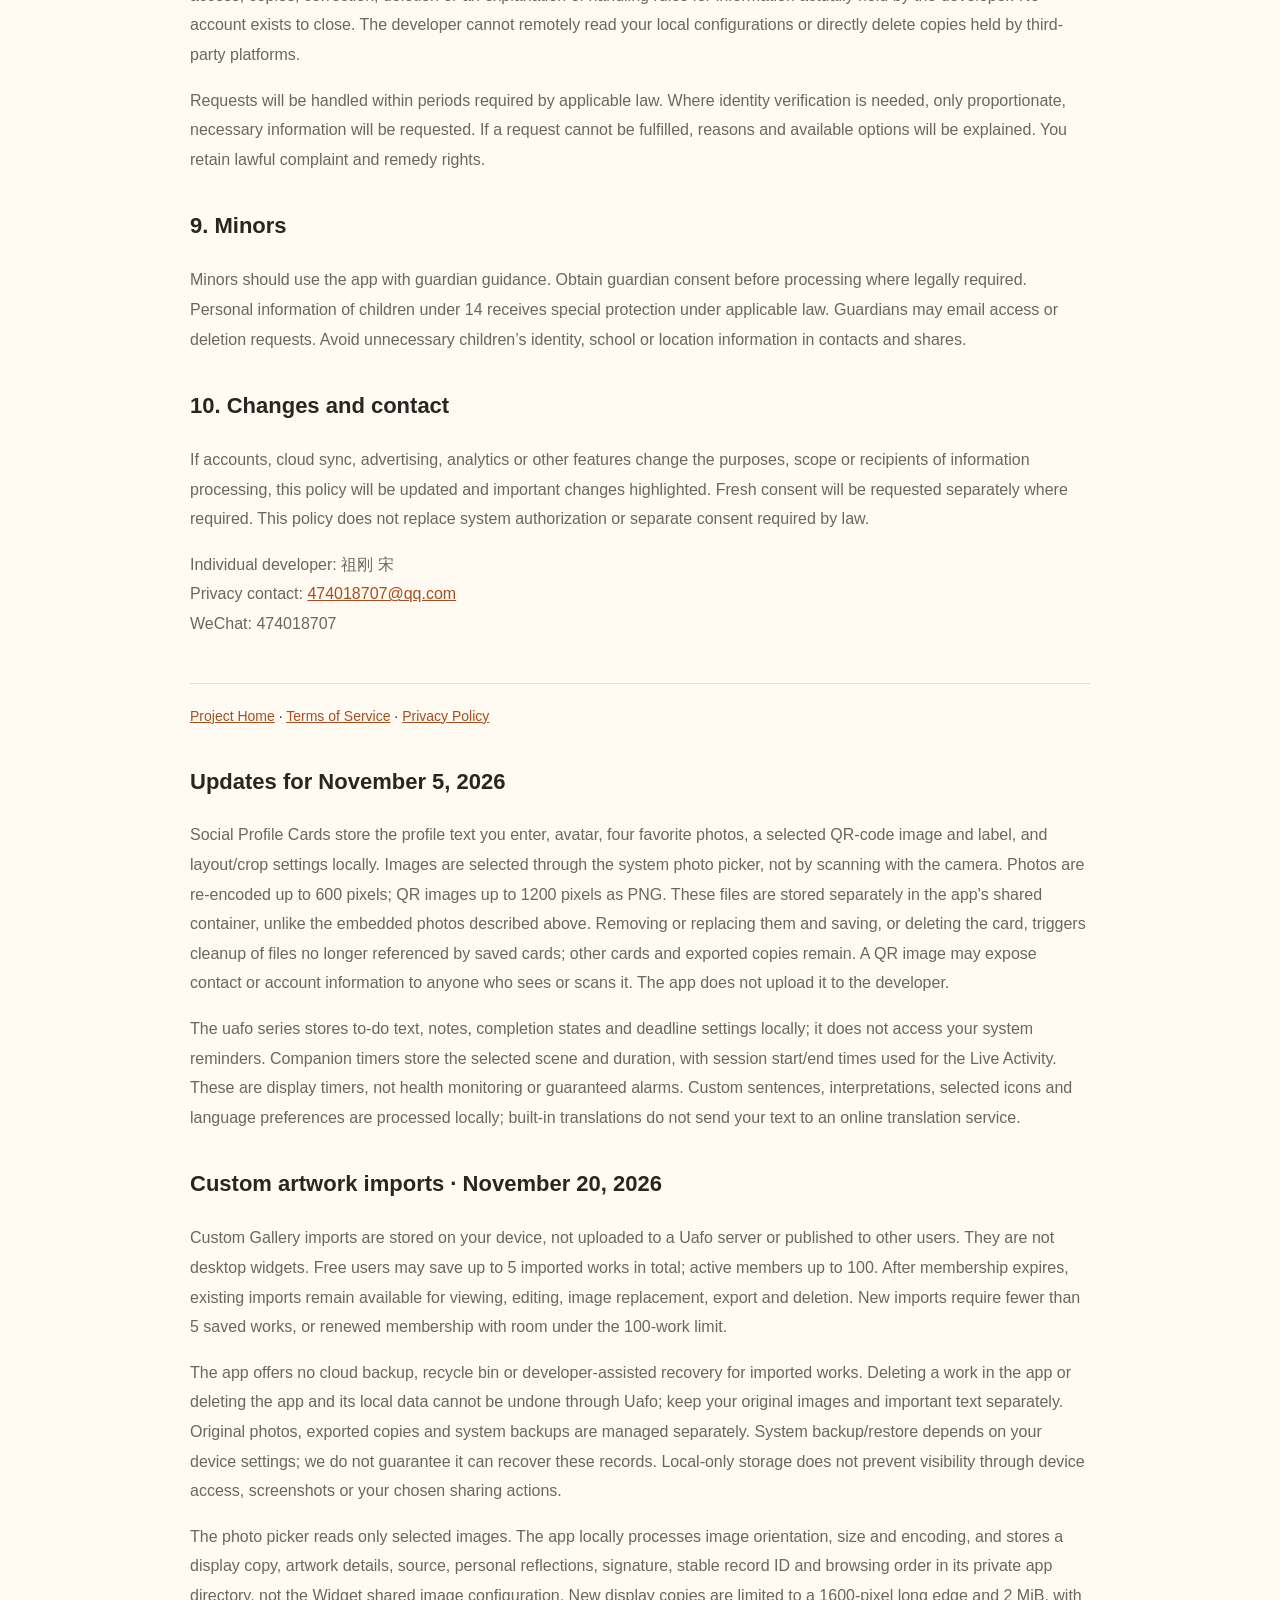
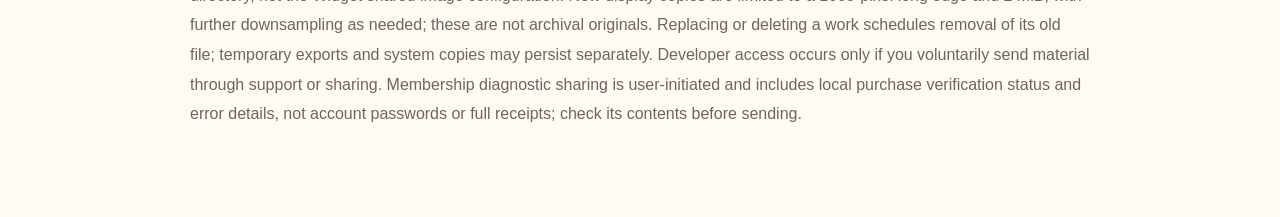
<file: privacy-en.html>
<!doctype html>
<html lang="en">
<head><meta charset="utf-8"><meta name="viewport" content="width=device-width, initial-scale=1"><title>Uafo Privacy Policy</title><link rel="stylesheet" href="./style.css"></head>
<body><main><h1>Uafo Privacy Policy</h1>
<p>Updated: November 20, 2026 · Applies to the version of Uafo supplied with this policy.</p>
<p class="notice">Uafo is provided and maintained by the individual developer 祖刚 宋. No account registration is required, and configurations are mainly stored on your device. Weather requests, Apple membership purchases and restoration, sharing or contacting us at your initiative, and external web visits involve the third-party services described below.</p>
<h2>1. Information processed locally</h2>
<p>To create and display widgets, the app processes your main text, captions, nicknames, profile introductions, proverbs, relationship start dates, important dates, daily income, work or school schedules, and selected templates, artworks, sizes, units and display options on your device. Selected personal photos, device step counts obtained after you enable activity display, and weather location and results are handled locally as explained below. Each saved instance has an identifier for widget binding; it is not used for advertising tracking. Gallery browsing order and position are stored in the app’s local preferences.</p>
<p>The current app does not upload these configurations, photos or step counts to developer servers. It has no account system, developer cloud backup or account-based cross-device sync, third-party advertising or behavioral analytics SDKs, or cross-app tracking based on this content. We do not actively read contacts, microphones, the HealthKit health database or system calendar events. Art Calendar displays calculated dates. Minimal reads device steps through Motion &amp; Fitness, as explained in section 3.</p>
<h2>2. Weather and location</h2>
<p>When you choose to fetch weather, the app requests location access while in use and obtains coordinates and a location timestamp from the system to query Apple WeatherKit. The app requests approximately kilometer-level accuracy, but actual coordinate precision depends on the device and permission settings. Location should therefore be managed as sensitive information.</p>
<p>After you save Art Weather, or Art Exhibition or Minimal with real weather enabled, coordinates, the location timestamp and display name, weather results and update times are stored in the local shared configuration for use by the app and widgets. Widgets may continue querying the saved location while the app is closed; they do not continuously track your route. To change the saved location after moving, fetch and save it again in the app. Widgets request updates approximately every 30 minutes, subject to iOS scheduling. Two hours is the threshold for marking weather as old; it does not delete the location or stop requests for the saved coordinates. The extension also stores recent successful weather in its own purgeable local cache.</p>
<p>Requested coordinates are sent to Apple’s weather service. Downloading official attribution assets also requires network requests. The developer does not independently receive your location or build a location database. Apple handles service data under its own rules; see <a href="https://www.apple.com/legal/privacy/en-ww/">Apple’s Privacy Policy</a> and the sources and legal information linked in weather attribution.</p>
<p>Denying location access does not affect other local templates. You may revoke access in iOS Location Services. Revocation prevents new location acquisition, but <strong>does not automatically delete saved coordinates or necessarily stop weather requests using them</strong>. In Art Exhibition and Minimal, turn off real weather and save to stop future queries for that configuration; doing so does not automatically delete the saved location. To delete location information from current app configurations, delete every Art Weather, Art Exhibition and Minimal configuration containing it in My Widgets, and remove unused Home Screen widgets. Purgeable extension and system display caches may retain old values temporarily. Deleting a configuration does not promise immediate removal of all system copies.</p>
<h2>3. Personal photos, steps and system sharing</h2>
<p>Photo features also apply to supported templates such as Her Stories, Lifet and Art Stickers. Art Stickers combines selected photos with bundled stickers locally and saves selection, position, scale and other layout parameters. Imported photos follow the resizing, re-encoding and local storage process below. The developer does not send selected photos to generative AI services or use them to train models. Existing AI-assisted art assets were generated during content production, separately from user photo processing.</p>
<p>Vintage Profile, Personal Profile and Longing let you add, replace or remove specified photos through the iOS system photo picker. The app reads only selected items and does not require full-library access. On the device, selected photos are oriented and resized to a maximum long edge of 600 pixels, re-encoded as JPEG files no larger than 300 KB, and stripped of original metadata. Saving writes the photo into that widget instance’s shared configuration for the app and widgets. Canceling unsaved edits does not write them to shared storage. Removing a photo and saving, or deleting its configuration, removes that configuration’s photo; other instances and originals in Photos are unaffected.</p>
<p>When you enable step display in Minimal, Apple Core Motion’s CMPedometer requests Motion &amp; Fitness access and reads this device’s cumulative steps for the current day and the update time. It does not read HealthKit. Saved values enter that instance’s local shared configuration, and widgets attempt updates when the system permits. Real-time accuracy or success on every refresh is not guaranteed. Steps are not sent to the developer or used for advertising, insurance or medical judgments. Turn step display off and save to clear steps and timestamps from that configuration, delete it, or revoke Motion &amp; Fitness access in Settings. Revocation does not automatically delete previously saved values. Widget refreshes, hiding old values and system cache cleanup may be delayed.</p>
<p>The app provides bundled artwork and locally generated art cards without requiring access to your entire photo library. When you choose Save &amp; Share, it passes the selected file to the iOS share sheet. Saving to Photos may require permission depending on the operation.</p>
<p>A destination service receives content through its workflow only after you choose a destination app or save location and complete the action. The developer does not automatically publish images or read your social accounts or chats. Recipients handle shared content under their own policies.</p>
<p>Gallery reads the artwork you select through the system Photos picker. The app resizes and re-encodes the image on your device and strips unnecessary source metadata. The resulting image, details, reflection, and signature are stored locally for Gallery and are kept outside shared widget configuration. Delete a saved artwork in Gallery or export it using the system share sheet. The original in Photos remains in place.</p>
<h2>4. App Group, local files and retention</h2>
<p>Guangyu series may also save schedules, time-display options, birthdays and life-progress parameters for their Lock Screen displays. Removing a widget from the Home or Lock Screen does not delete its saved app configuration. Delete unused items in the corresponding My Widgets category. Membership expiration or revocation does not automatically delete configurations or photos. Remove shortcut bindings in the system widget configuration.</p>
<p>Local data also includes birthdays, anniversaries and display parameters for templates such as Earth Oneline; daily text, nicknames, start dates, series and sizes for Guangyu Lock Screen widgets; Little Sprite Control Center configurations; and themes, artwork bindings, text modes and identifiers for Little Companions. Little Companions uses Apple ActivityKit to display Live Activities on Dynamic Island and the Lock Screen. It uses no remote push notifications and sends no configurations to developer servers. Ending an activity does not delete its saved item. Manage, restart or delete it in My Widgets. Deleting the corresponding saved companion requests that its activity end. The system may end display earlier because of time limits or device conditions.</p>
<p>Some widgets let you configure shortcuts through the system. The system supplies the selected action and display name for display and execution when you tap. This does not grant access to chats, contacts, accounts or other information inside the destination app. That app’s rules apply after it opens. Text, dates and photos on the Lock Screen, Dynamic Island, Control Center and Home Screen may be visible to others. Manage your system Lock Screen display settings accordingly.</p>
<p>Preview thumbnails and decoded artwork are used only for on-device display and performance. Gallery “position” means the artwork’s browsing index, not geographic location. Necessary local error logs support troubleshooting; there is no developer remote log collection service. Before voluntarily sending screenshots or logs, remove unrelated personal information.</p>
<p>The main app and its widgets use a system-controlled shared container to store and read configurations, including saved photos, steps and weather. This does not expose data to other developers or apps. Configurations normally remain until edited, deleted or cleared by the system. Gallery preferences contain no personal photos or steps. Exported art cards are written to a local temporary directory, may be overwritten by later exports of the same artwork or cleared by the system, and are not promised to be deleted immediately when the share sheet closes.</p>
<p>Manage and delete saved configurations in My Widgets. Handling of local data after uninstallation depends on iOS and shared-container behavior. Copies in Photos, Files, system backups or third-party platforms are not deleted automatically when you delete within the app; manage them separately. System backup and restoration follow your device settings and Apple’s rules, not an account cloud-sync service supplied by this app.</p>
<h2>5. Contacting the developer</h2>
<p>Expanding contact details alone sends no data. If you contact the developer by email or WeChat, the developer receives the contact information, problem description and attachments you send, to reply, troubleshoot, handle rights requests or resolve disputes. Provide only what is necessary. Do not send passwords, verification codes, payment receipts or unrelated sensitive material.</p>
<p>Contact records are retained as necessary to handle the request, then deleted or de-identified as appropriate, except where law requires retention or records are genuinely needed for a dispute. You may request access, correction or deletion of contact records within the developer’s control. Email and WeChat providers handle communications under their own rules.</p>
<h2>6. Third parties and web visits</h2>
<p>System services also include WidgetKit Home and Lock Screen widgets, ActivityKit Live Activities and Control Center features. They support on-device presentation and interactions for features you use; they do not open the shared container to other developers. Other Apps download links, artwork sources and licenses, and Apple subscription or refund links access the destination only when you open them. Recipients may receive necessary connection information such as an IP address. This does not let the app read your accounts with those services.</p>
<p>Current services mainly involve Apple location services, WeatherKit, Core Motion Motion &amp; Fitness, the system photo picker, sharing and photo saving, plus GitHub for hosted policy pages. Policies inside Settings are bundled local files. External links use the destination service only when opened. Visiting GitHub or GitHub Pages sends necessary information such as IP address and browser details to the host; see <a href="https://docs.github.com/en/site-policy/privacy-policies/github-general-privacy-statement">GitHub’s Privacy Statement</a>. These policy pages embed no advertising, third-party analytics scripts or user forms.</p>
<p>Versions offering membership use Apple StoreKit for purchases, restoration and offer-code redemption. The app verifies Apple-signed transactions and subscription validity on the device, and saves expiration, lifetime entitlement, verification time and file version in its shared container for read-only widget entitlement checks. Widget content and photos are not sent to the developer with transactions. Apple handles transactions and payments under its policies. The app receives no Apple Account password, bank-card information or complete payment details. There is no developer membership server or transaction-record upload to a developer backend. We do not sell personal information or proactively disclose local configurations. Where disclosure of information actually held by the developer is legally required, it will be handled within the legally prescribed scope.</p>
<h2>7. Security and processing locations</h2>
<p>Local configurations stay on your device. System sandboxes, shared-container permissions and system network services help reduce unauthorized access, but no system can be guaranteed absolutely secure. Protect your device unlock credentials and consider what widgets, screenshots and shared content may reveal.</p>
<p>When Apple, GitHub or communication services are involved, information may be processed in regions where those providers operate. We do not promise that all related data is stored in China. If the developer introduces new cross-border provision of personal information, applicable notice, consent and other obligations will be followed.</p>
<h2>8. Your rights</h2>
<p>You may edit or delete local configurations, manage permissions, stop using features, and contact the developer to request access, copies, correction, deletion or an explanation of handling rules for information actually held by the developer. No account exists to close. The developer cannot remotely read your local configurations or directly delete copies held by third-party platforms.</p>
<p>Requests will be handled within periods required by applicable law. Where identity verification is needed, only proportionate, necessary information will be requested. If a request cannot be fulfilled, reasons and available options will be explained. You retain lawful complaint and remedy rights.</p>
<h2>9. Minors</h2>
<p>Minors should use the app with guardian guidance. Obtain guardian consent before processing where legally required. Personal information of children under 14 receives special protection under applicable law. Guardians may email access or deletion requests. Avoid unnecessary children’s identity, school or location information in contacts and shares.</p>
<h2>10. Changes and contact</h2>
<p>If accounts, cloud sync, advertising, analytics or other features change the purposes, scope or recipients of information processing, this policy will be updated and important changes highlighted. Fresh consent will be requested separately where required. This policy does not replace system authorization or separate consent required by law.</p>
<p>Individual developer: 祖刚 宋<br>Privacy contact: <a href="mailto:474018707@qq.com">474018707@qq.com</a><br>WeChat: 474018707</p>
<footer><a href="./index-en.html">Project Home</a> · <a href="./terms-en.html">Terms of Service</a> · <a href="./privacy-en.html">Privacy Policy</a></footer><h2>Updates for November 5, 2026</h2><p>Social Profile Cards store the profile text you enter, avatar, four favorite photos, a selected QR-code image and label, and layout/crop settings locally. Images are selected through the system photo picker, not by scanning with the camera. Photos are re-encoded up to 600 pixels; QR images up to 1200 pixels as PNG. These files are stored separately in the app's shared container, unlike the embedded photos described above. Removing or replacing them and saving, or deleting the card, triggers cleanup of files no longer referenced by saved cards; other cards and exported copies remain. A QR image may expose contact or account information to anyone who sees or scans it. The app does not upload it to the developer.</p><p>The uafo series stores to-do text, notes, completion states and deadline settings locally; it does not access your system reminders. Companion timers store the selected scene and duration, with session start/end times used for the Live Activity. These are display timers, not health monitoring or guaranteed alarms. Custom sentences, interpretations, selected icons and language preferences are processed locally; built-in translations do not send your text to an online translation service.</p>
<h2>Custom artwork imports · November 20, 2026</h2><p>Custom Gallery imports are stored on your device, not uploaded to a Uafo server or published to other users. They are not desktop widgets. Free users may save up to 5 imported works in total; active members up to 100. After membership expires, existing imports remain available for viewing, editing, image replacement, export and deletion. New imports require fewer than 5 saved works, or renewed membership with room under the 100-work limit.</p><p>The app offers no cloud backup, recycle bin or developer-assisted recovery for imported works. Deleting a work in the app or deleting the app and its local data cannot be undone through Uafo; keep your original images and important text separately. Original photos, exported copies and system backups are managed separately. System backup/restore depends on your device settings; we do not guarantee it can recover these records. Local-only storage does not prevent visibility through device access, screenshots or your chosen sharing actions.</p><p>The photo picker reads only selected images. The app locally processes image orientation, size and encoding, and stores a display copy, artwork details, source, personal reflections, signature, stable record ID and browsing order in its private app directory, not the Widget shared image configuration. New display copies are limited to a 1600-pixel long edge and 2 MiB, with further downsampling as needed; these are not archival originals. Replacing or deleting a work schedules removal of its old file; temporary exports and system copies may persist separately. Developer access occurs only if you voluntarily send material through support or sharing. Membership diagnostic sharing is user-initiated and includes local purchase verification status and error details, not account passwords or full receipts; check its contents before sending.</p>
</main></body></html>
</file>
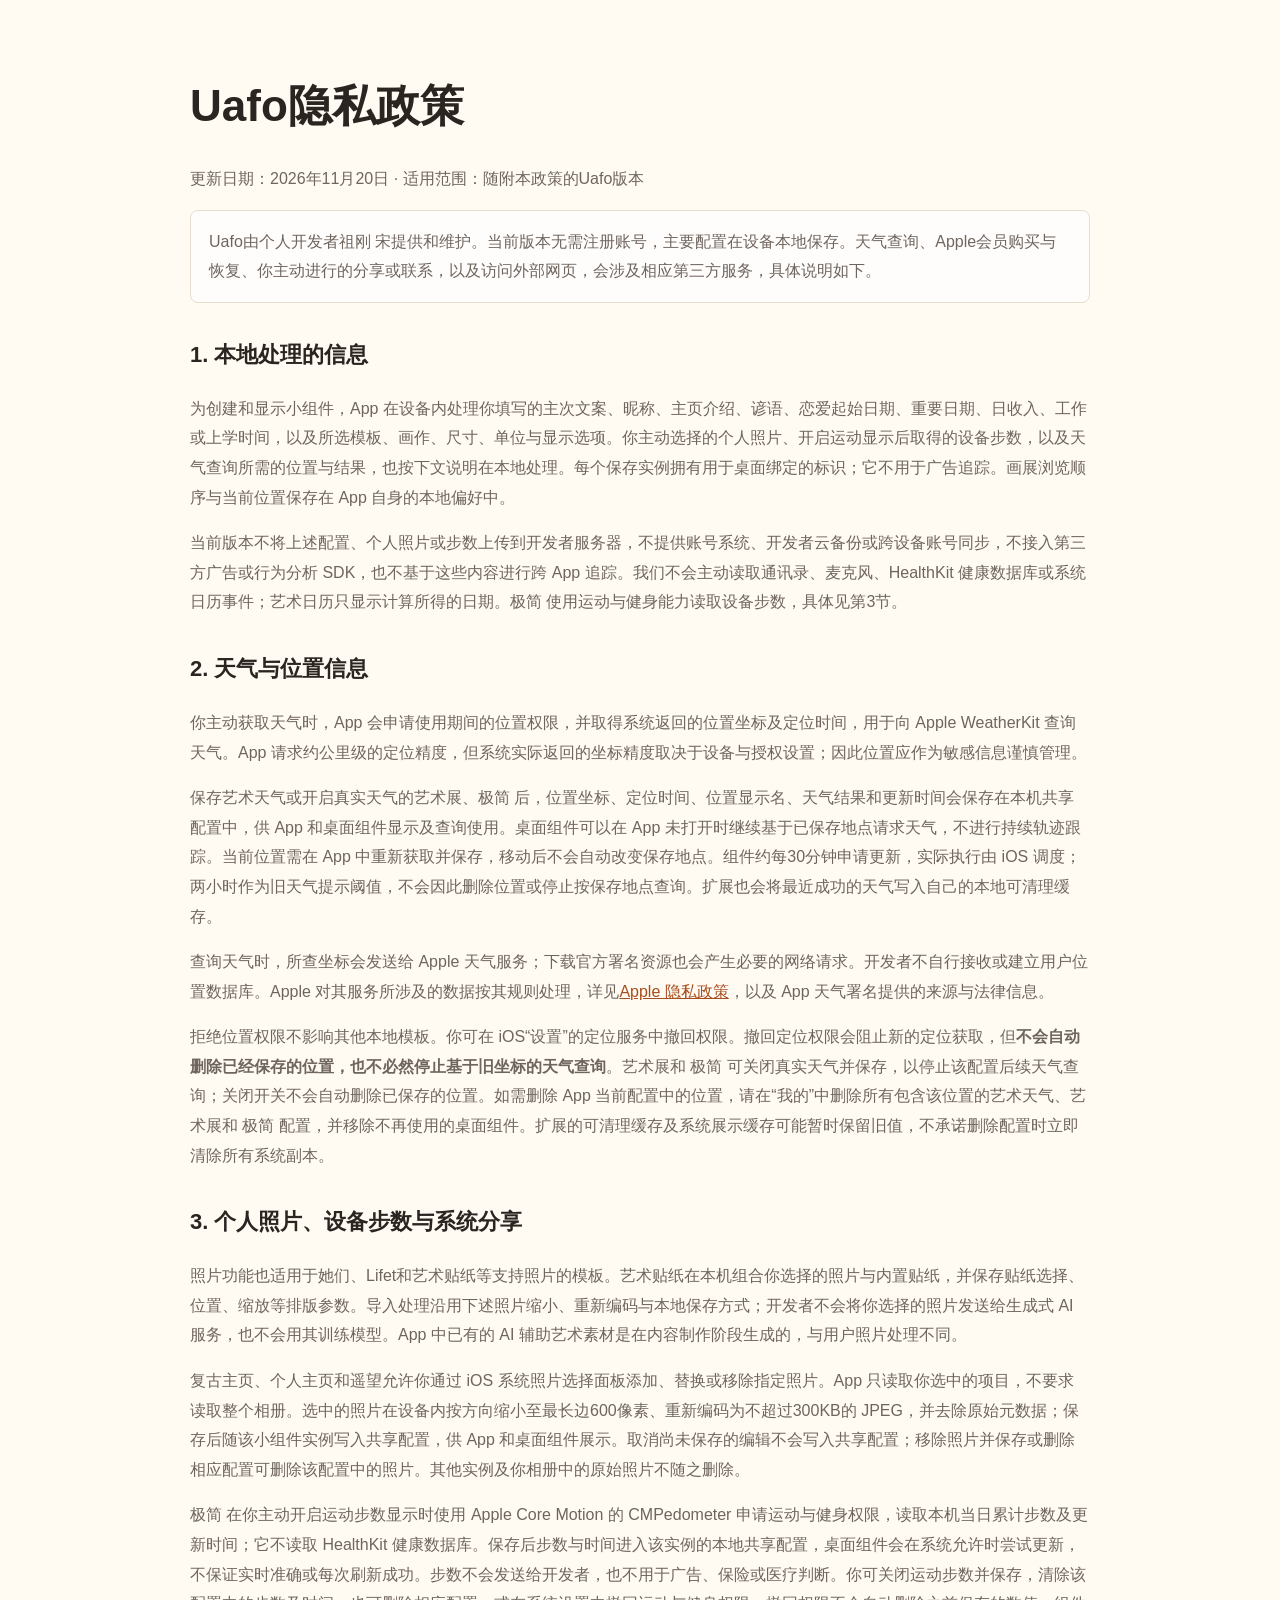
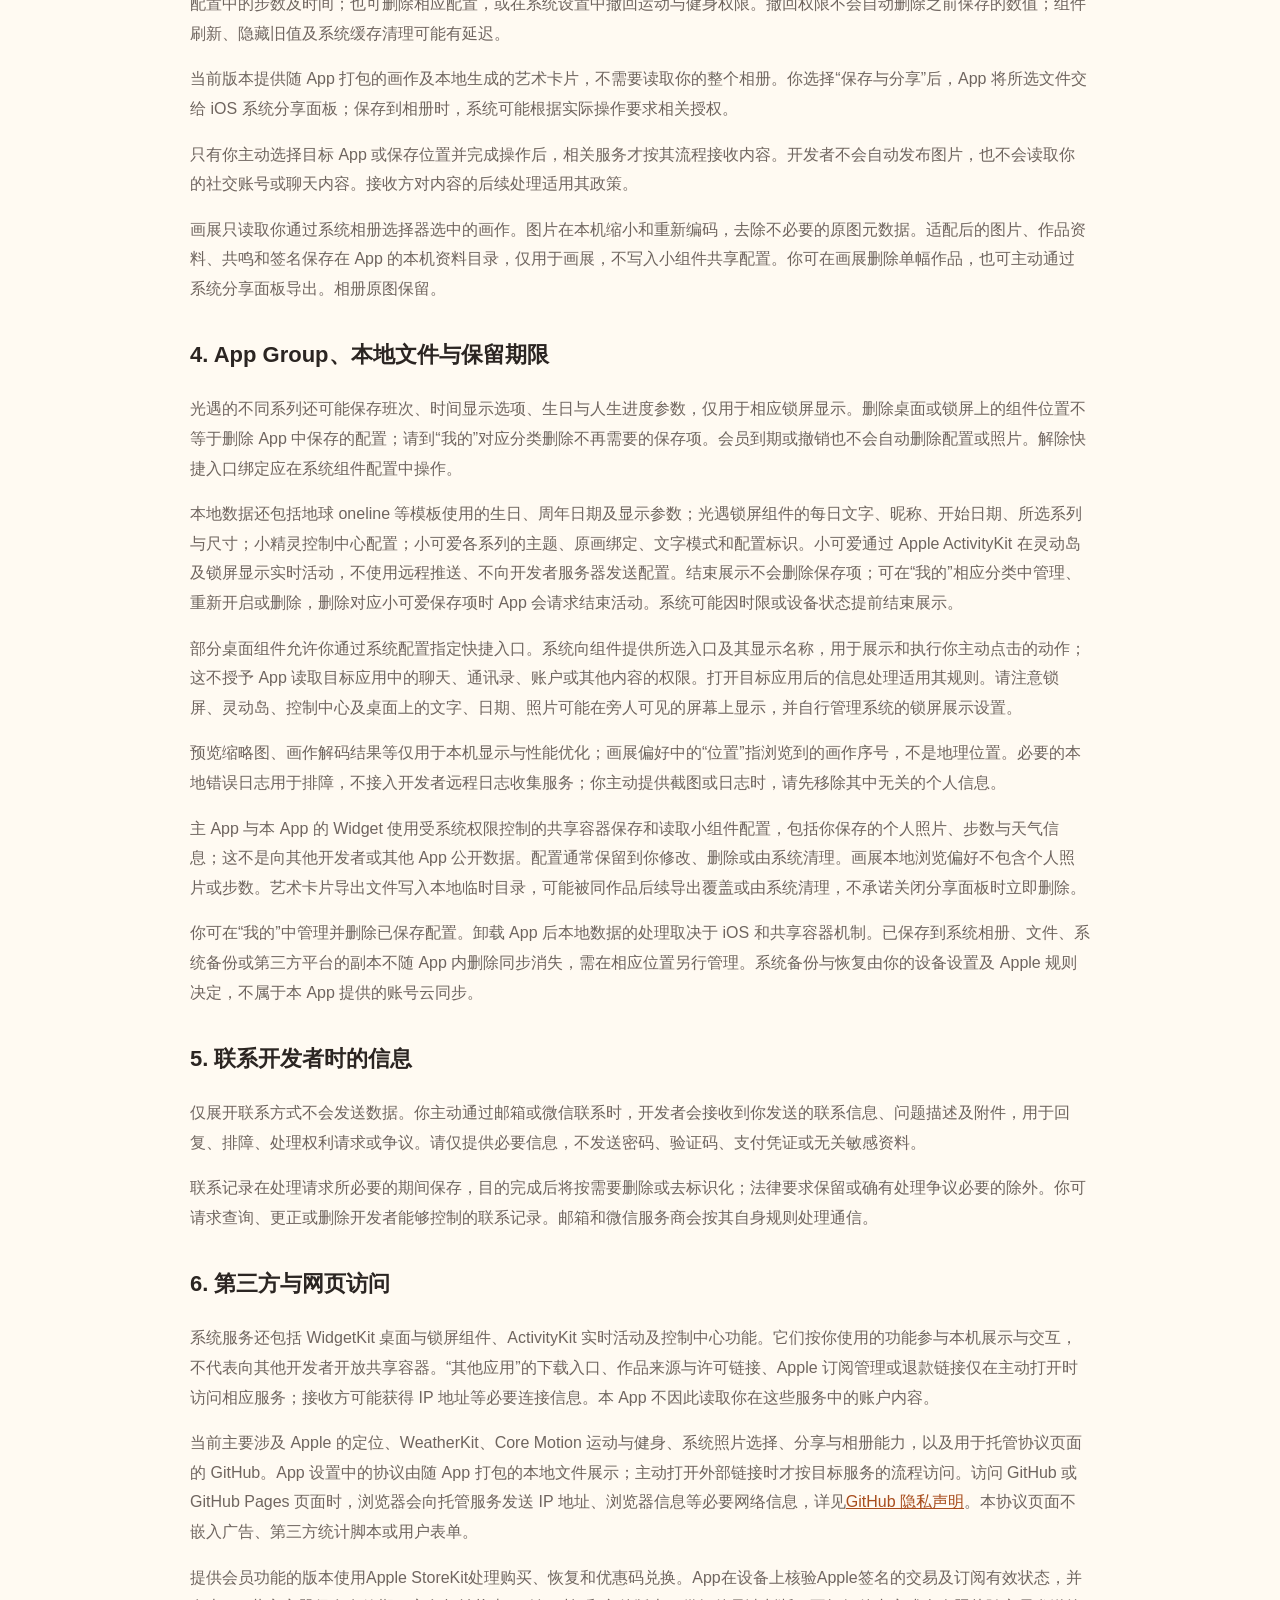
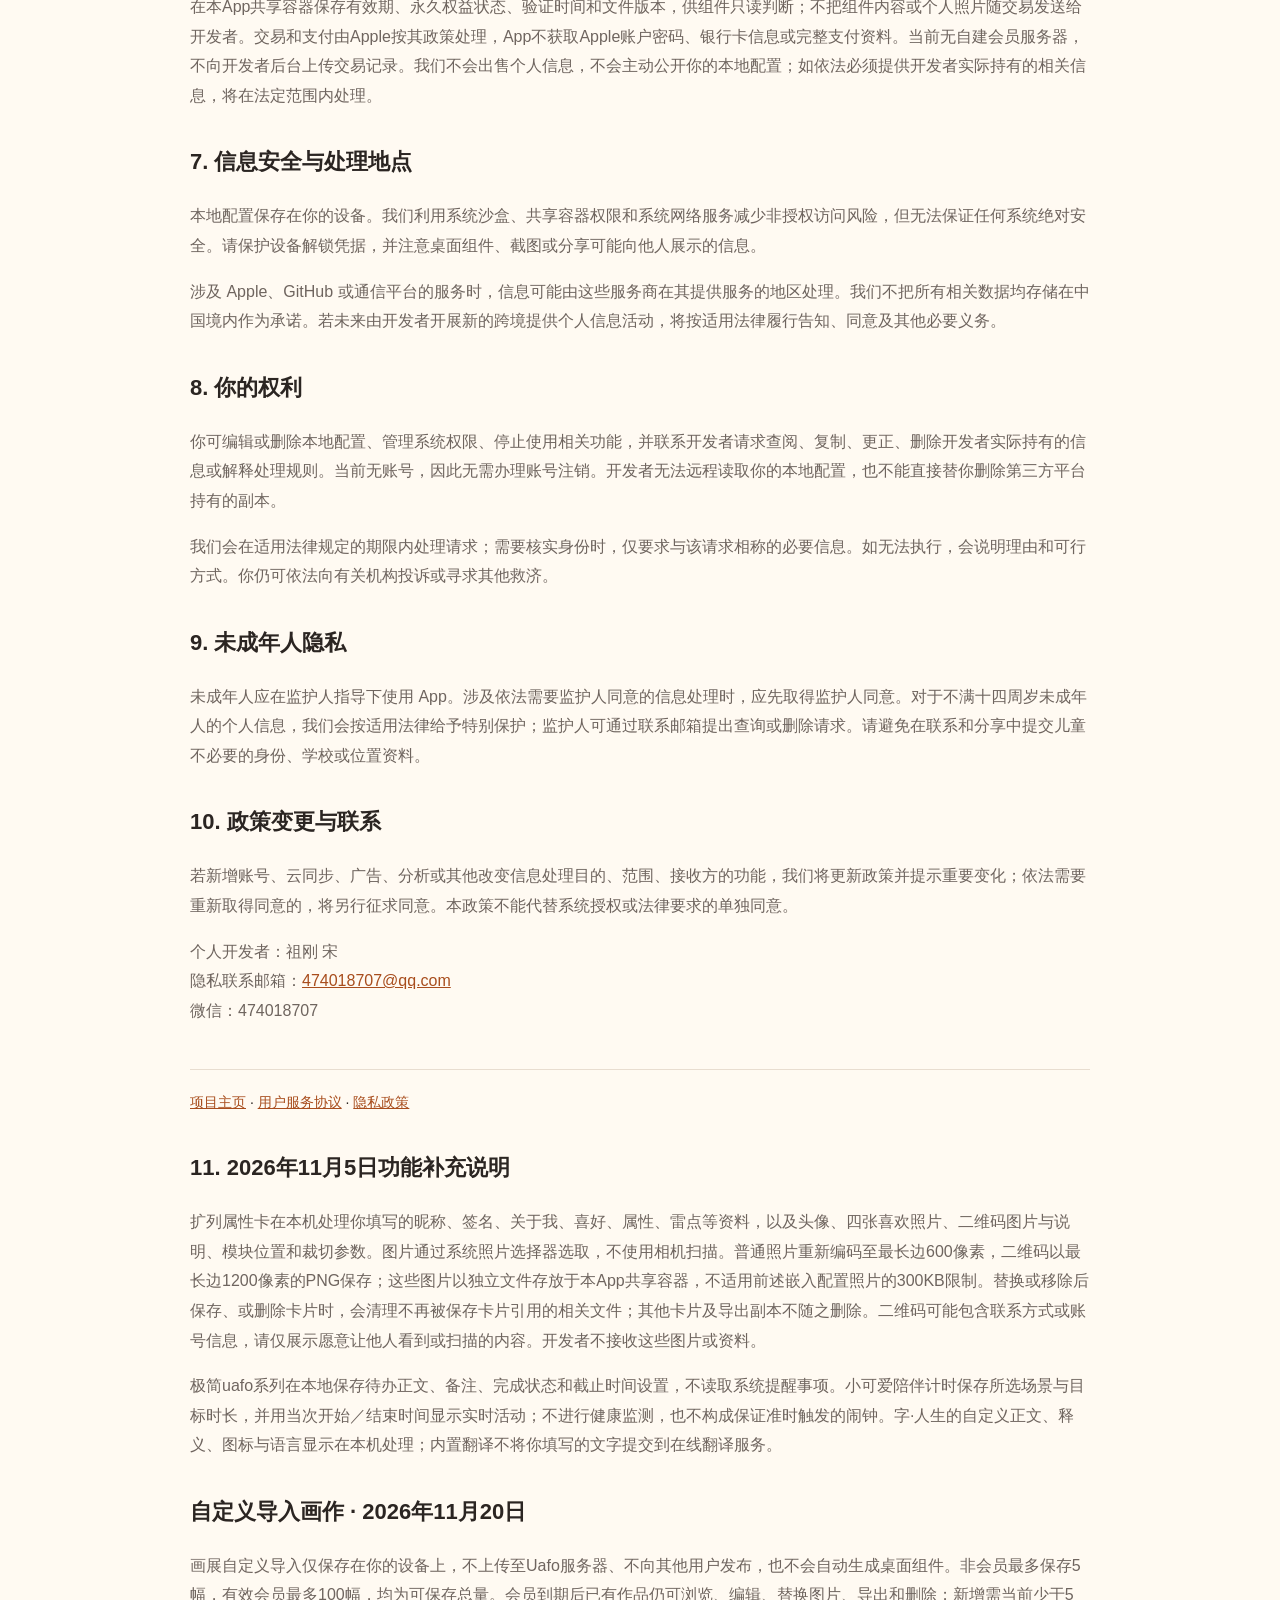
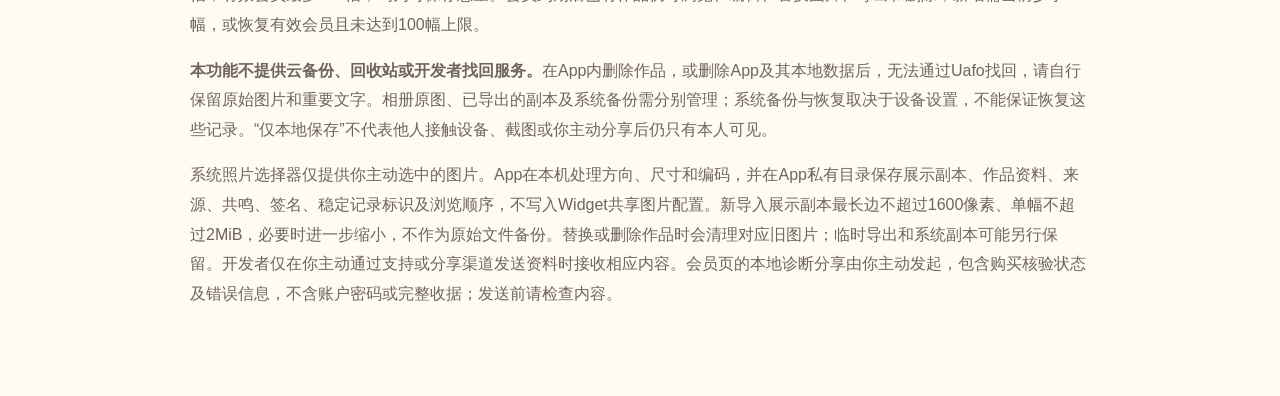
<file: privacy.html>
<!doctype html>
<html lang="zh-CN">
<head><meta charset="utf-8"><meta name="viewport" content="width=device-width, initial-scale=1"><title>Uafo隐私政策</title><link rel="stylesheet" href="./style.css"></head>
<body><main><h1>Uafo隐私政策</h1>
<p>更新日期：2026年11月20日 · 适用范围：随附本政策的Uafo版本</p>
<p class="notice">Uafo由个人开发者祖刚 宋提供和维护。当前版本无需注册账号，主要配置在设备本地保存。天气查询、Apple会员购买与恢复、你主动进行的分享或联系，以及访问外部网页，会涉及相应第三方服务，具体说明如下。</p>
<h2>1. 本地处理的信息</h2>
<p>为创建和显示小组件，App 在设备内处理你填写的主次文案、昵称、主页介绍、谚语、恋爱起始日期、重要日期、日收入、工作或上学时间，以及所选模板、画作、尺寸、单位与显示选项。你主动选择的个人照片、开启运动显示后取得的设备步数，以及天气查询所需的位置与结果，也按下文说明在本地处理。每个保存实例拥有用于桌面绑定的标识；它不用于广告追踪。画展浏览顺序与当前位置保存在 App 自身的本地偏好中。</p>
<p>当前版本不将上述配置、个人照片或步数上传到开发者服务器，不提供账号系统、开发者云备份或跨设备账号同步，不接入第三方广告或行为分析 SDK，也不基于这些内容进行跨 App 追踪。我们不会主动读取通讯录、麦克风、HealthKit 健康数据库或系统日历事件；艺术日历只显示计算所得的日期。极简 使用运动与健身能力读取设备步数，具体见第3节。</p>
<h2>2. 天气与位置信息</h2>
<p>你主动获取天气时，App 会申请使用期间的位置权限，并取得系统返回的位置坐标及定位时间，用于向 Apple WeatherKit 查询天气。App 请求约公里级的定位精度，但系统实际返回的坐标精度取决于设备与授权设置；因此位置应作为敏感信息谨慎管理。</p>
<p>保存艺术天气或开启真实天气的艺术展、极简 后，位置坐标、定位时间、位置显示名、天气结果和更新时间会保存在本机共享配置中，供 App 和桌面组件显示及查询使用。桌面组件可以在 App 未打开时继续基于已保存地点请求天气，不进行持续轨迹跟踪。当前位置需在 App 中重新获取并保存，移动后不会自动改变保存地点。组件约每30分钟申请更新，实际执行由 iOS 调度；两小时作为旧天气提示阈值，不会因此删除位置或停止按保存地点查询。扩展也会将最近成功的天气写入自己的本地可清理缓存。</p>
<p>查询天气时，所查坐标会发送给 Apple 天气服务；下载官方署名资源也会产生必要的网络请求。开发者不自行接收或建立用户位置数据库。Apple 对其服务所涉及的数据按其规则处理，详见<a href="https://www.apple.com/legal/privacy/zh-cn/">Apple 隐私政策</a>，以及 App 天气署名提供的来源与法律信息。</p>
<p>拒绝位置权限不影响其他本地模板。你可在 iOS“设置”的定位服务中撤回权限。撤回定位权限会阻止新的定位获取，但<strong>不会自动删除已经保存的位置，也不必然停止基于旧坐标的天气查询</strong>。艺术展和 极简 可关闭真实天气并保存，以停止该配置后续天气查询；关闭开关不会自动删除已保存的位置。如需删除 App 当前配置中的位置，请在“我的”中删除所有包含该位置的艺术天气、艺术展和 极简 配置，并移除不再使用的桌面组件。扩展的可清理缓存及系统展示缓存可能暂时保留旧值，不承诺删除配置时立即清除所有系统副本。</p>
<h2>3. 个人照片、设备步数与系统分享</h2>
<p>照片功能也适用于她们、Lifet和艺术贴纸等支持照片的模板。艺术贴纸在本机组合你选择的照片与内置贴纸，并保存贴纸选择、位置、缩放等排版参数。导入处理沿用下述照片缩小、重新编码与本地保存方式；开发者不会将你选择的照片发送给生成式 AI 服务，也不会用其训练模型。App 中已有的 AI 辅助艺术素材是在内容制作阶段生成的，与用户照片处理不同。</p>
<p>复古主页、个人主页和遥望允许你通过 iOS 系统照片选择面板添加、替换或移除指定照片。App 只读取你选中的项目，不要求读取整个相册。选中的照片在设备内按方向缩小至最长边600像素、重新编码为不超过300KB的 JPEG，并去除原始元数据；保存后随该小组件实例写入共享配置，供 App 和桌面组件展示。取消尚未保存的编辑不会写入共享配置；移除照片并保存或删除相应配置可删除该配置中的照片。其他实例及你相册中的原始照片不随之删除。</p>
<p>极简 在你主动开启运动步数显示时使用 Apple Core Motion 的 CMPedometer 申请运动与健身权限，读取本机当日累计步数及更新时间；它不读取 HealthKit 健康数据库。保存后步数与时间进入该实例的本地共享配置，桌面组件会在系统允许时尝试更新，不保证实时准确或每次刷新成功。步数不会发送给开发者，也不用于广告、保险或医疗判断。你可关闭运动步数并保存，清除该配置中的步数及时间；也可删除相应配置，或在系统设置中撤回运动与健身权限。撤回权限不会自动删除之前保存的数值；组件刷新、隐藏旧值及系统缓存清理可能有延迟。</p>
<p>当前版本提供随 App 打包的画作及本地生成的艺术卡片，不需要读取你的整个相册。你选择“保存与分享”后，App 将所选文件交给 iOS 系统分享面板；保存到相册时，系统可能根据实际操作要求相关授权。</p>
<p>只有你主动选择目标 App 或保存位置并完成操作后，相关服务才按其流程接收内容。开发者不会自动发布图片，也不会读取你的社交账号或聊天内容。接收方对内容的后续处理适用其政策。</p>
<p>画展只读取你通过系统相册选择器选中的画作。图片在本机缩小和重新编码，去除不必要的原图元数据。适配后的图片、作品资料、共鸣和签名保存在 App 的本机资料目录，仅用于画展，不写入小组件共享配置。你可在画展删除单幅作品，也可主动通过系统分享面板导出。相册原图保留。</p>
<h2>4. App Group、本地文件与保留期限</h2>
<p>光遇的不同系列还可能保存班次、时间显示选项、生日与人生进度参数，仅用于相应锁屏显示。删除桌面或锁屏上的组件位置不等于删除 App 中保存的配置；请到“我的”对应分类删除不再需要的保存项。会员到期或撤销也不会自动删除配置或照片。解除快捷入口绑定应在系统组件配置中操作。</p>
<p>本地数据还包括地球 oneline 等模板使用的生日、周年日期及显示参数；光遇锁屏组件的每日文字、昵称、开始日期、所选系列与尺寸；小精灵控制中心配置；小可爱各系列的主题、原画绑定、文字模式和配置标识。小可爱通过 Apple ActivityKit 在灵动岛及锁屏显示实时活动，不使用远程推送、不向开发者服务器发送配置。结束展示不会删除保存项；可在“我的”相应分类中管理、重新开启或删除，删除对应小可爱保存项时 App 会请求结束活动。系统可能因时限或设备状态提前结束展示。</p>
<p>部分桌面组件允许你通过系统配置指定快捷入口。系统向组件提供所选入口及其显示名称，用于展示和执行你主动点击的动作；这不授予 App 读取目标应用中的聊天、通讯录、账户或其他内容的权限。打开目标应用后的信息处理适用其规则。请注意锁屏、灵动岛、控制中心及桌面上的文字、日期、照片可能在旁人可见的屏幕上显示，并自行管理系统的锁屏展示设置。</p>
<p>预览缩略图、画作解码结果等仅用于本机显示与性能优化；画展偏好中的“位置”指浏览到的画作序号，不是地理位置。必要的本地错误日志用于排障，不接入开发者远程日志收集服务；你主动提供截图或日志时，请先移除其中无关的个人信息。</p>
<p>主 App 与本 App 的 Widget 使用受系统权限控制的共享容器保存和读取小组件配置，包括你保存的个人照片、步数与天气信息；这不是向其他开发者或其他 App 公开数据。配置通常保留到你修改、删除或由系统清理。画展本地浏览偏好不包含个人照片或步数。艺术卡片导出文件写入本地临时目录，可能被同作品后续导出覆盖或由系统清理，不承诺关闭分享面板时立即删除。</p>
<p>你可在“我的”中管理并删除已保存配置。卸载 App 后本地数据的处理取决于 iOS 和共享容器机制。已保存到系统相册、文件、系统备份或第三方平台的副本不随 App 内删除同步消失，需在相应位置另行管理。系统备份与恢复由你的设备设置及 Apple 规则决定，不属于本 App 提供的账号云同步。</p>
<h2>5. 联系开发者时的信息</h2>
<p>仅展开联系方式不会发送数据。你主动通过邮箱或微信联系时，开发者会接收到你发送的联系信息、问题描述及附件，用于回复、排障、处理权利请求或争议。请仅提供必要信息，不发送密码、验证码、支付凭证或无关敏感资料。</p>
<p>联系记录在处理请求所必要的期间保存，目的完成后将按需要删除或去标识化；法律要求保留或确有处理争议必要的除外。你可请求查询、更正或删除开发者能够控制的联系记录。邮箱和微信服务商会按其自身规则处理通信。</p>
<h2>6. 第三方与网页访问</h2>
<p>系统服务还包括 WidgetKit 桌面与锁屏组件、ActivityKit 实时活动及控制中心功能。它们按你使用的功能参与本机展示与交互，不代表向其他开发者开放共享容器。“其他应用”的下载入口、作品来源与许可链接、Apple 订阅管理或退款链接仅在主动打开时访问相应服务；接收方可能获得 IP 地址等必要连接信息。本 App 不因此读取你在这些服务中的账户内容。</p>
<p>当前主要涉及 Apple 的定位、WeatherKit、Core Motion 运动与健身、系统照片选择、分享与相册能力，以及用于托管协议页面的 GitHub。App 设置中的协议由随 App 打包的本地文件展示；主动打开外部链接时才按目标服务的流程访问。访问 GitHub 或 GitHub Pages 页面时，浏览器会向托管服务发送 IP 地址、浏览器信息等必要网络信息，详见<a href="https://docs.github.com/zh/site-policy/privacy-policies/github-general-privacy-statement">GitHub 隐私声明</a>。本协议页面不嵌入广告、第三方统计脚本或用户表单。</p>
<p>提供会员功能的版本使用Apple StoreKit处理购买、恢复和优惠码兑换。App在设备上核验Apple签名的交易及订阅有效状态，并在本App共享容器保存有效期、永久权益状态、验证时间和文件版本，供组件只读判断；不把组件内容或个人照片随交易发送给开发者。交易和支付由Apple按其政策处理，App不获取Apple账户密码、银行卡信息或完整支付资料。当前无自建会员服务器，不向开发者后台上传交易记录。我们不会出售个人信息，不会主动公开你的本地配置；如依法必须提供开发者实际持有的相关信息，将在法定范围内处理。</p>
<h2>7. 信息安全与处理地点</h2>
<p>本地配置保存在你的设备。我们利用系统沙盒、共享容器权限和系统网络服务减少非授权访问风险，但无法保证任何系统绝对安全。请保护设备解锁凭据，并注意桌面组件、截图或分享可能向他人展示的信息。</p>
<p>涉及 Apple、GitHub 或通信平台的服务时，信息可能由这些服务商在其提供服务的地区处理。我们不把所有相关数据均存储在中国境内作为承诺。若未来由开发者开展新的跨境提供个人信息活动，将按适用法律履行告知、同意及其他必要义务。</p>
<h2>8. 你的权利</h2>
<p>你可编辑或删除本地配置、管理系统权限、停止使用相关功能，并联系开发者请求查阅、复制、更正、删除开发者实际持有的信息或解释处理规则。当前无账号，因此无需办理账号注销。开发者无法远程读取你的本地配置，也不能直接替你删除第三方平台持有的副本。</p>
<p>我们会在适用法律规定的期限内处理请求；需要核实身份时，仅要求与该请求相称的必要信息。如无法执行，会说明理由和可行方式。你仍可依法向有关机构投诉或寻求其他救济。</p>
<h2>9. 未成年人隐私</h2>
<p>未成年人应在监护人指导下使用 App。涉及依法需要监护人同意的信息处理时，应先取得监护人同意。对于不满十四周岁未成年人的个人信息，我们会按适用法律给予特别保护；监护人可通过联系邮箱提出查询或删除请求。请避免在联系和分享中提交儿童不必要的身份、学校或位置资料。</p>
<h2>10. 政策变更与联系</h2>
<p>若新增账号、云同步、广告、分析或其他改变信息处理目的、范围、接收方的功能，我们将更新政策并提示重要变化；依法需要重新取得同意的，将另行征求同意。本政策不能代替系统授权或法律要求的单独同意。</p>
<p>个人开发者：祖刚 宋<br>隐私联系邮箱：<a href="mailto:474018707@qq.com">474018707@qq.com</a><br>微信：474018707</p>
<footer><a href="./index.html">项目主页</a> · <a href="./terms.html">用户服务协议</a> · <a href="./privacy.html">隐私政策</a></footer><h2>11. 2026年11月5日功能补充说明</h2><p>扩列属性卡在本机处理你填写的昵称、签名、关于我、喜好、属性、雷点等资料，以及头像、四张喜欢照片、二维码图片与说明、模块位置和裁切参数。图片通过系统照片选择器选取，不使用相机扫描。普通照片重新编码至最长边600像素，二维码以最长边1200像素的PNG保存；这些图片以独立文件存放于本App共享容器，不适用前述嵌入配置照片的300KB限制。替换或移除后保存、或删除卡片时，会清理不再被保存卡片引用的相关文件；其他卡片及导出副本不随之删除。二维码可能包含联系方式或账号信息，请仅展示愿意让他人看到或扫描的内容。开发者不接收这些图片或资料。</p><p>极简uafo系列在本地保存待办正文、备注、完成状态和截止时间设置，不读取系统提醒事项。小可爱陪伴计时保存所选场景与目标时长，并用当次开始／结束时间显示实时活动；不进行健康监测，也不构成保证准时触发的闹钟。字·人生的自定义正文、释义、图标与语言显示在本机处理；内置翻译不将你填写的文字提交到在线翻译服务。</p>
<h2>自定义导入画作 · 2026年11月20日</h2><p>画展自定义导入仅保存在你的设备上，不上传至Uafo服务器、不向其他用户发布，也不会自动生成桌面组件。非会员最多保存5幅，有效会员最多100幅，均为可保存总量。会员到期后已有作品仍可浏览、编辑、替换图片、导出和删除；新增需当前少于5幅，或恢复有效会员且未达到100幅上限。</p><p><strong>本功能不提供云备份、回收站或开发者找回服务。</strong>在App内删除作品，或删除App及其本地数据后，无法通过Uafo找回，请自行保留原始图片和重要文字。相册原图、已导出的副本及系统备份需分别管理；系统备份与恢复取决于设备设置，不能保证恢复这些记录。“仅本地保存”不代表他人接触设备、截图或你主动分享后仍只有本人可见。</p><p>系统照片选择器仅提供你主动选中的图片。App在本机处理方向、尺寸和编码，并在App私有目录保存展示副本、作品资料、来源、共鸣、签名、稳定记录标识及浏览顺序，不写入Widget共享图片配置。新导入展示副本最长边不超过1600像素、单幅不超过2MiB，必要时进一步缩小，不作为原始文件备份。替换或删除作品时会清理对应旧图片；临时导出和系统副本可能另行保留。开发者仅在你主动通过支持或分享渠道发送资料时接收相应内容。会员页的本地诊断分享由你主动发起，包含购买核验状态及错误信息，不含账户密码或完整收据；发送前请检查内容。</p>
</main></body>
</html>
</file>
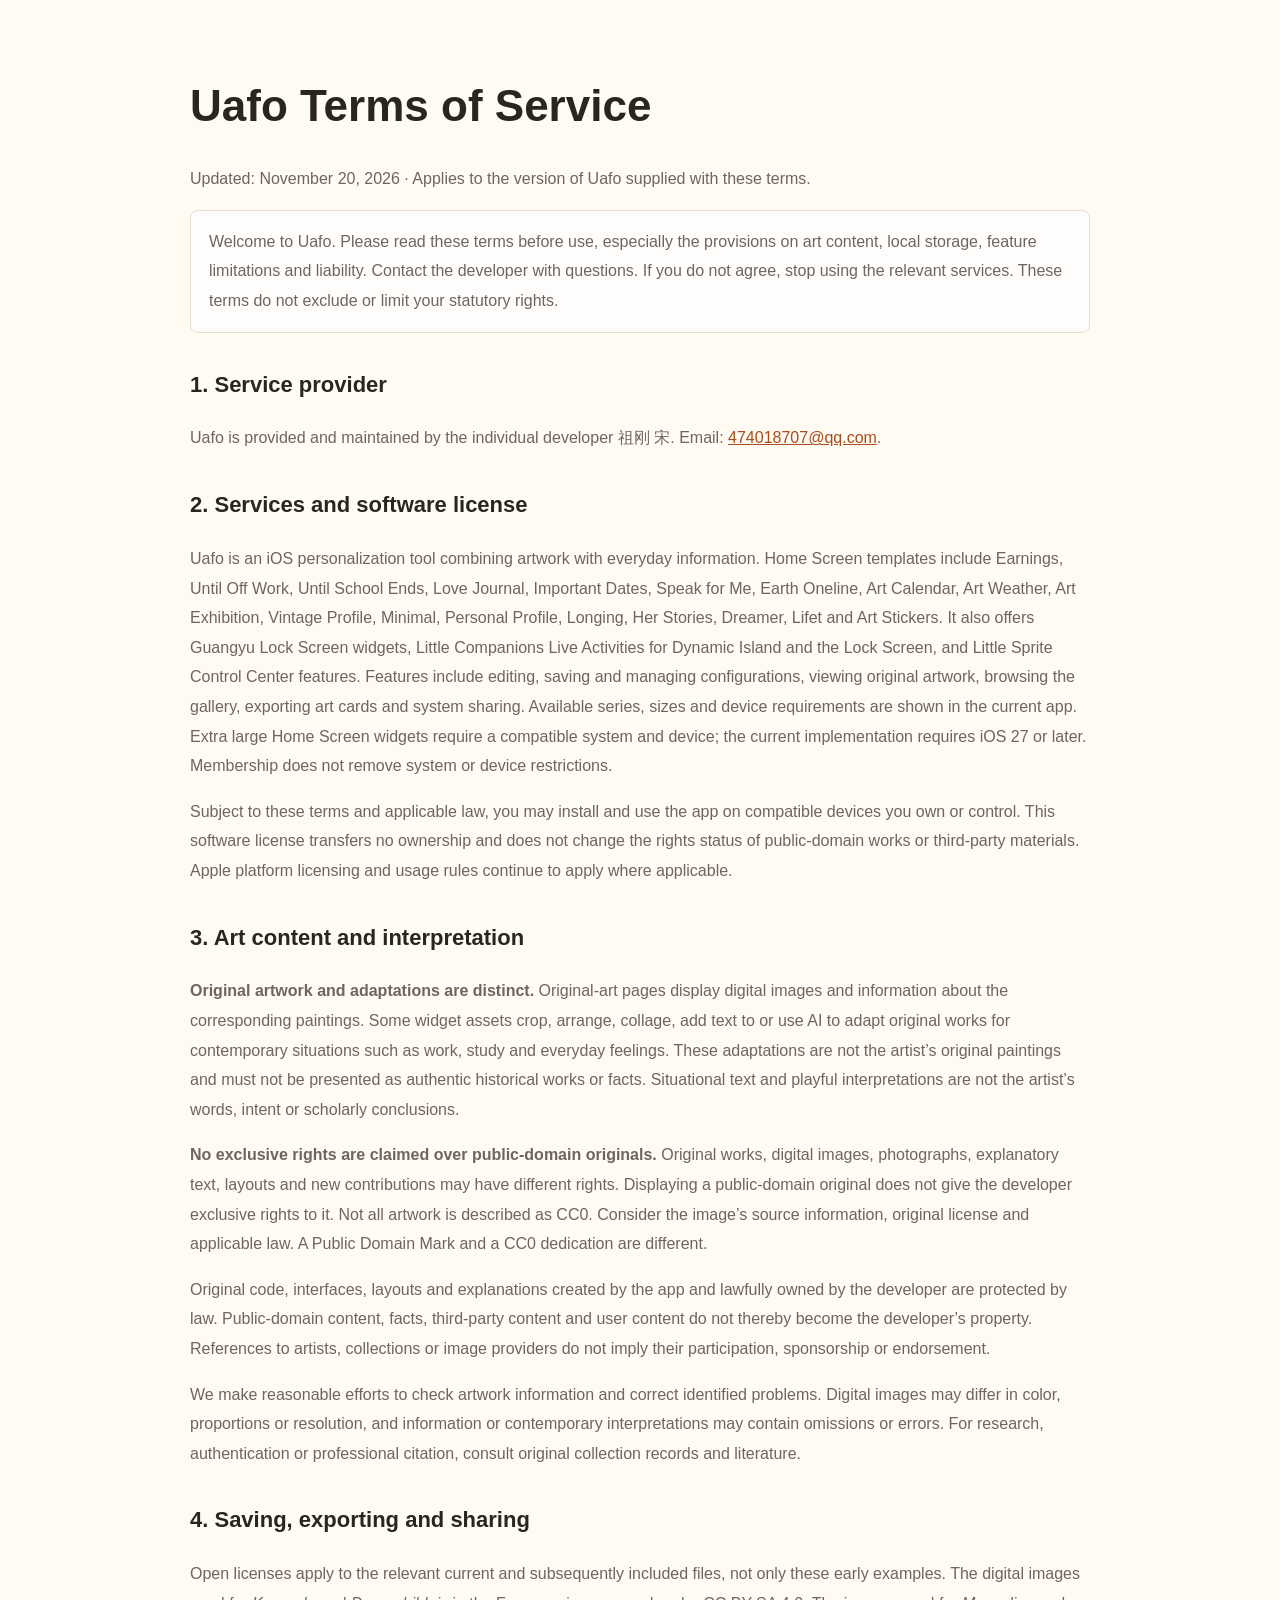
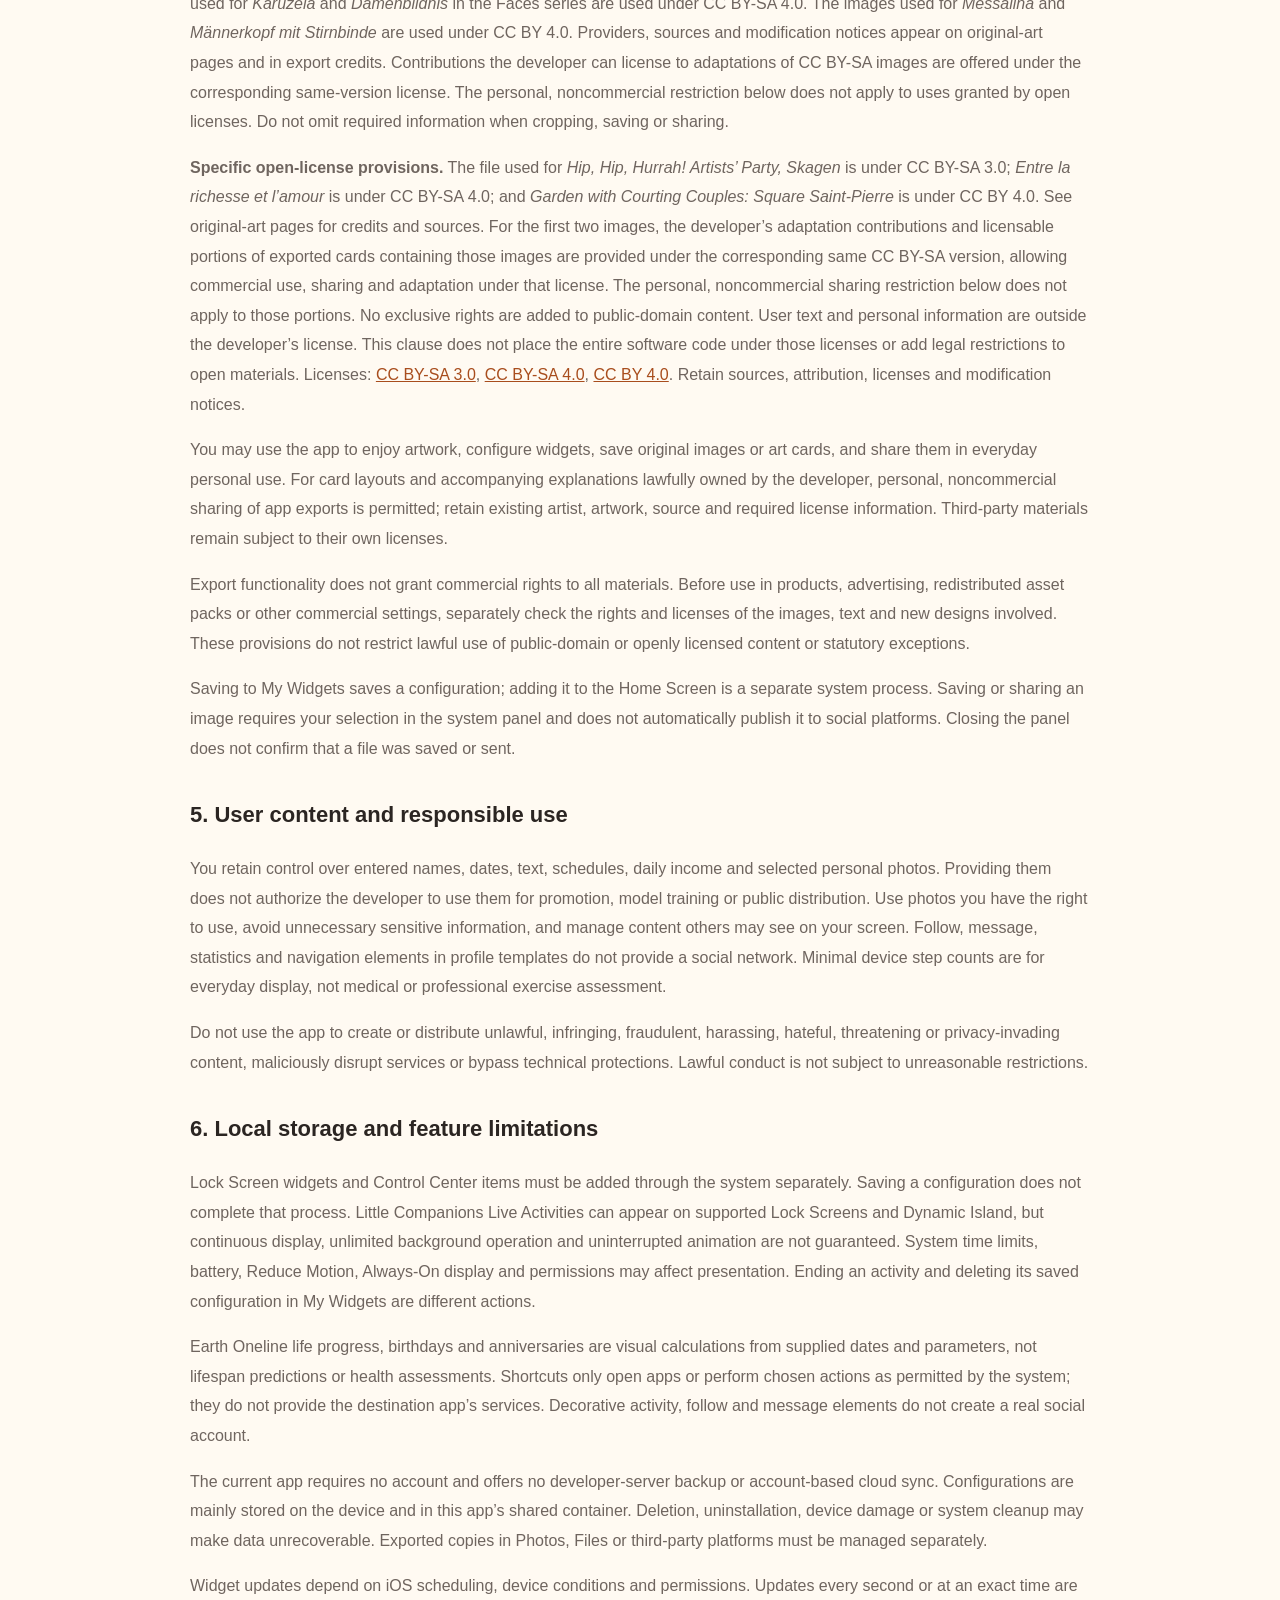
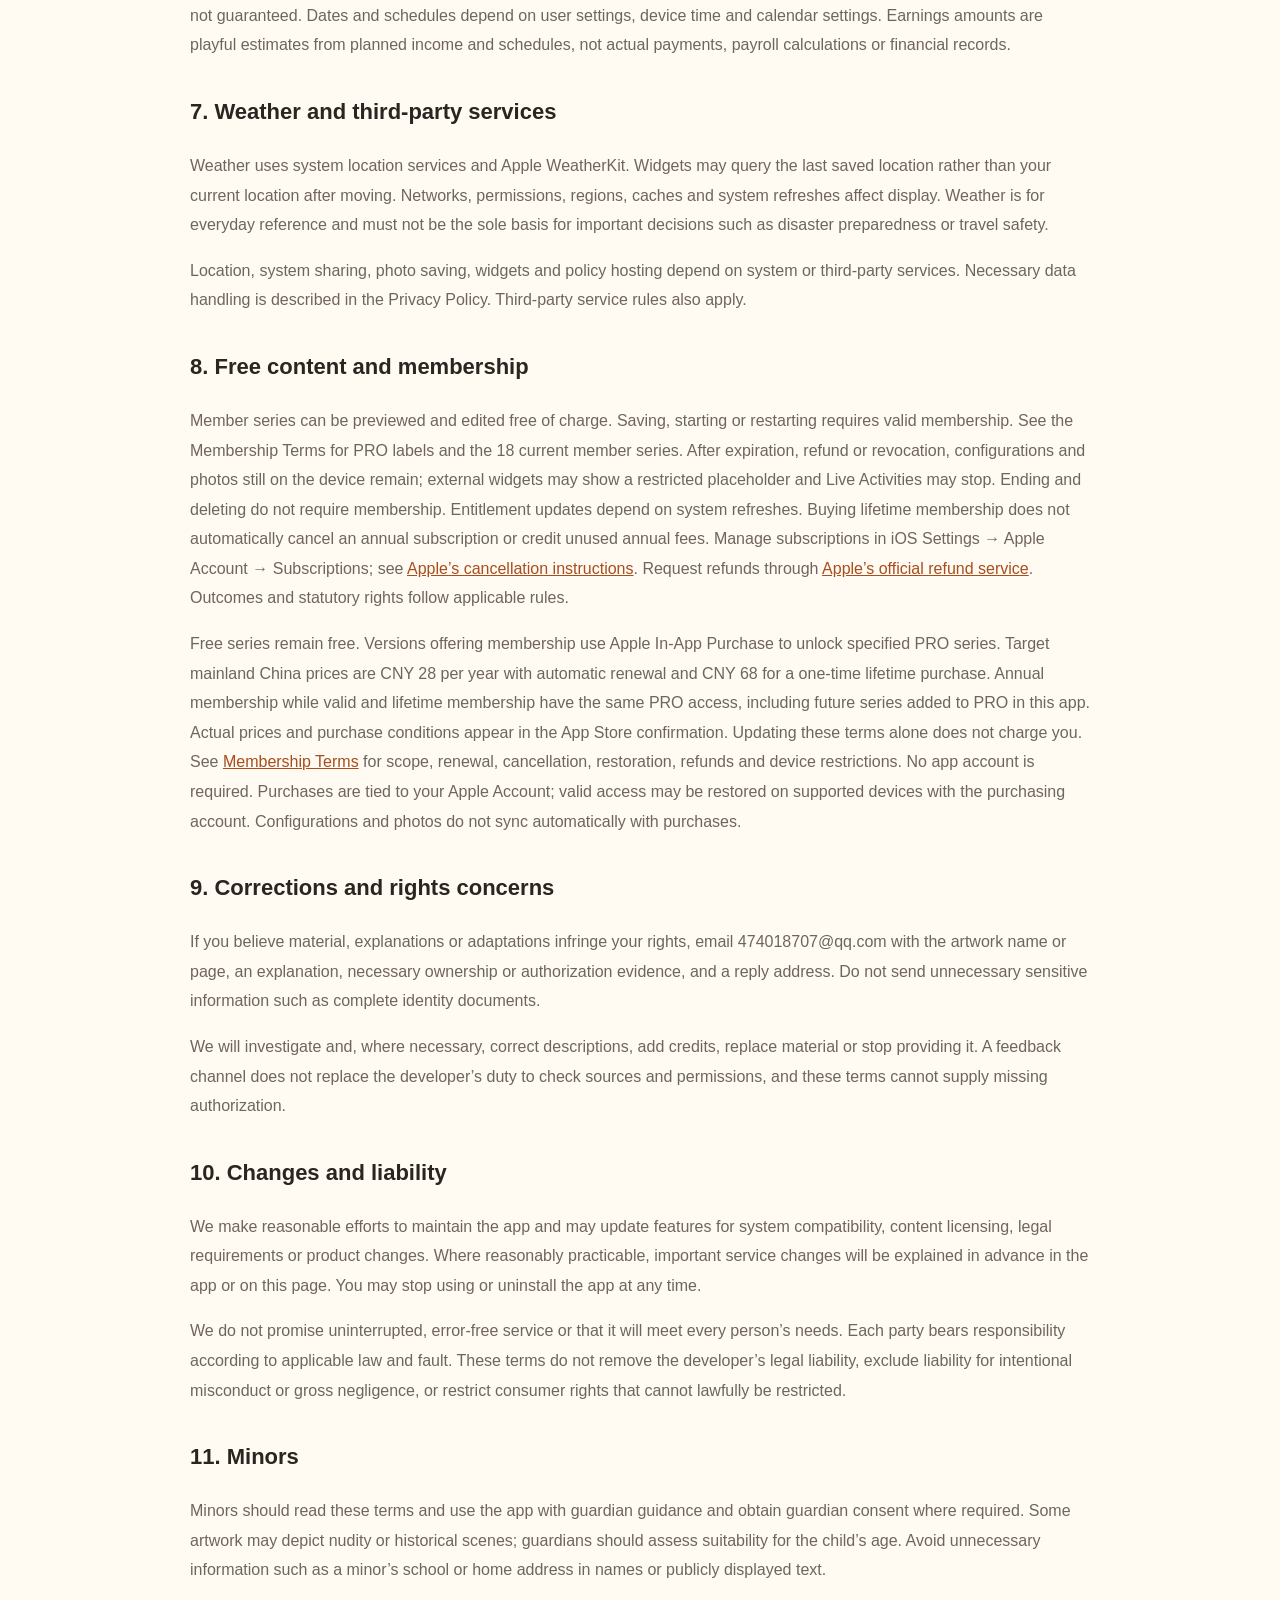
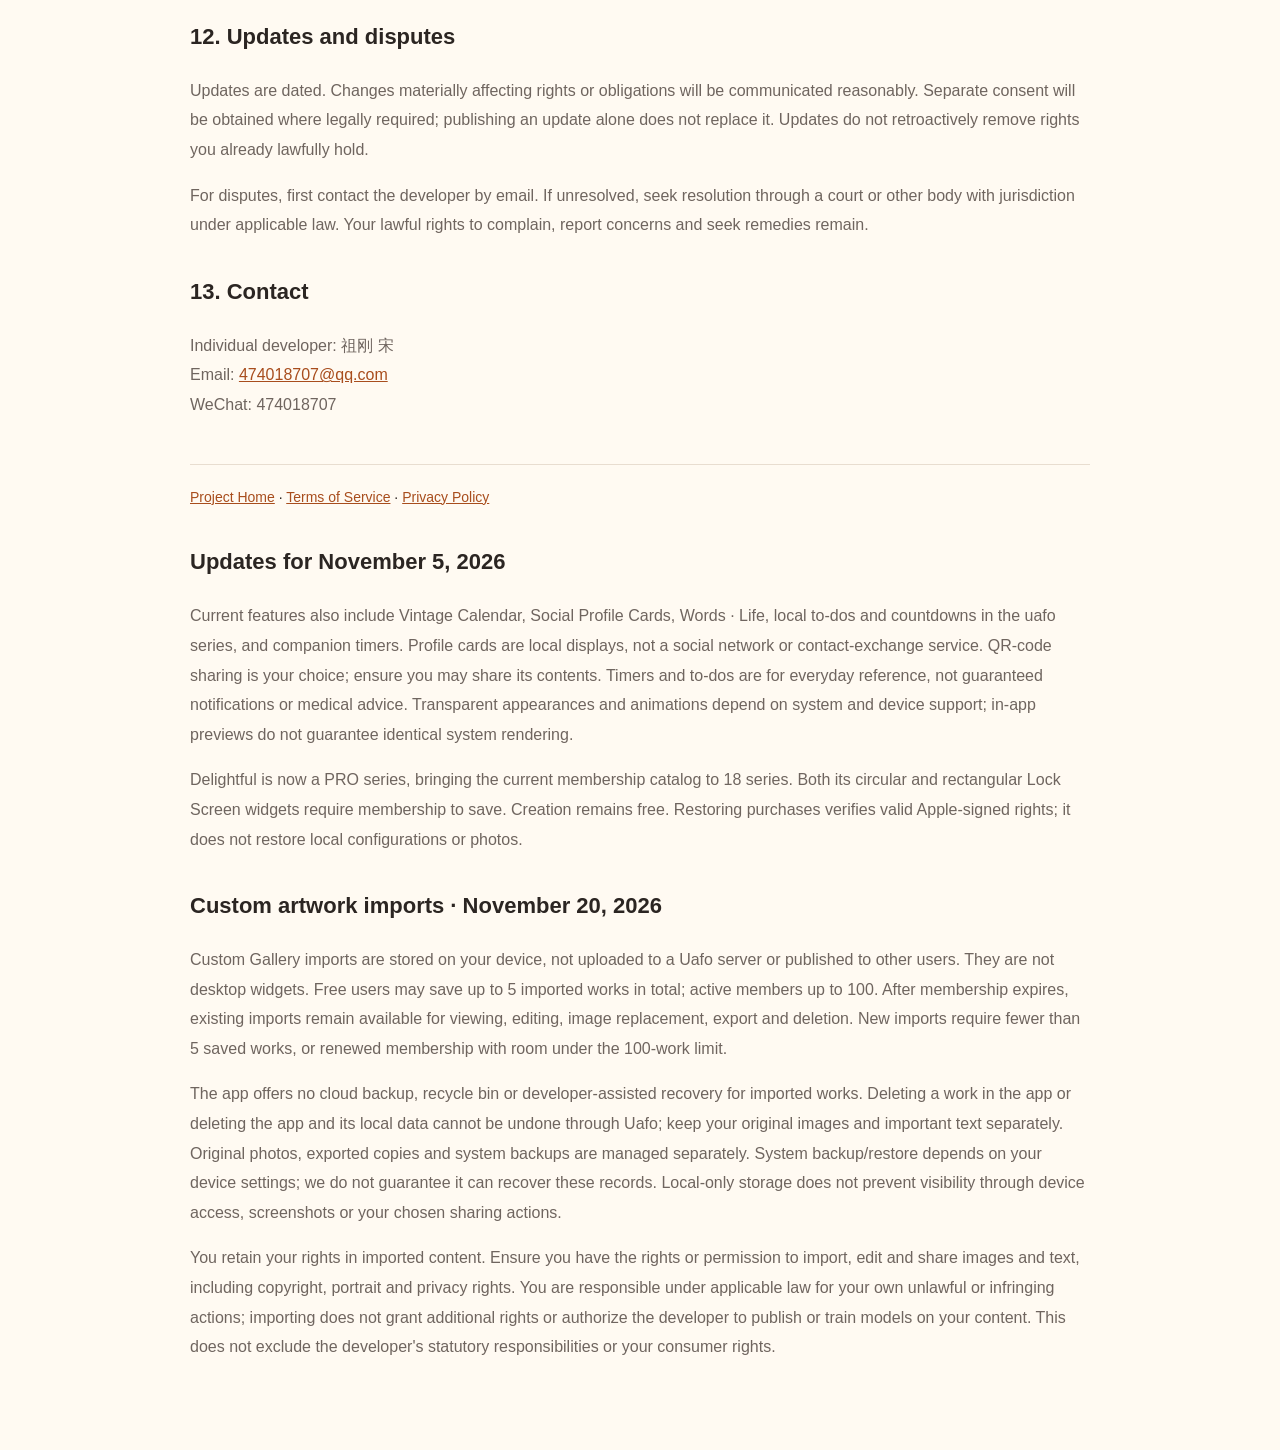
<file: terms-en.html>
<!doctype html>
<html lang="en">
<head><meta charset="utf-8"><meta name="viewport" content="width=device-width, initial-scale=1"><title>Uafo Terms of Service</title><link rel="stylesheet" href="./style.css"></head>
<body><main><h1>Uafo Terms of Service</h1>
<p>Updated: November 20, 2026 · Applies to the version of Uafo supplied with these terms.</p>
<p class="notice">Welcome to Uafo. Please read these terms before use, especially the provisions on art content, local storage, feature limitations and liability. Contact the developer with questions. If you do not agree, stop using the relevant services. These terms do not exclude or limit your statutory rights.</p>
<h2>1. Service provider</h2>
<p>Uafo is provided and maintained by the individual developer 祖刚 宋. Email: <a href="mailto:474018707@qq.com">474018707@qq.com</a>.</p>
<h2>2. Services and software license</h2>
<p>Uafo is an iOS personalization tool combining artwork with everyday information. Home Screen templates include Earnings, Until Off Work, Until School Ends, Love Journal, Important Dates, Speak for Me, Earth Oneline, Art Calendar, Art Weather, Art Exhibition, Vintage Profile, Minimal, Personal Profile, Longing, Her Stories, Dreamer, Lifet and Art Stickers. It also offers Guangyu Lock Screen widgets, Little Companions Live Activities for Dynamic Island and the Lock Screen, and Little Sprite Control Center features. Features include editing, saving and managing configurations, viewing original artwork, browsing the gallery, exporting art cards and system sharing. Available series, sizes and device requirements are shown in the current app. Extra large Home Screen widgets require a compatible system and device; the current implementation requires iOS 27 or later. Membership does not remove system or device restrictions.</p>
<p>Subject to these terms and applicable law, you may install and use the app on compatible devices you own or control. This software license transfers no ownership and does not change the rights status of public-domain works or third-party materials. Apple platform licensing and usage rules continue to apply where applicable.</p>
<h2>3. Art content and interpretation</h2>
<p><strong>Original artwork and adaptations are distinct.</strong> Original-art pages display digital images and information about the corresponding paintings. Some widget assets crop, arrange, collage, add text to or use AI to adapt original works for contemporary situations such as work, study and everyday feelings. These adaptations are not the artist’s original paintings and must not be presented as authentic historical works or facts. Situational text and playful interpretations are not the artist’s words, intent or scholarly conclusions.</p>
<p><strong>No exclusive rights are claimed over public-domain originals.</strong> Original works, digital images, photographs, explanatory text, layouts and new contributions may have different rights. Displaying a public-domain original does not give the developer exclusive rights to it. Not all artwork is described as CC0. Consider the image’s source information, original license and applicable law. A Public Domain Mark and a CC0 dedication are different.</p>
<p>Original code, interfaces, layouts and explanations created by the app and lawfully owned by the developer are protected by law. Public-domain content, facts, third-party content and user content do not thereby become the developer’s property. References to artists, collections or image providers do not imply their participation, sponsorship or endorsement.</p>
<p>We make reasonable efforts to check artwork information and correct identified problems. Digital images may differ in color, proportions or resolution, and information or contemporary interpretations may contain omissions or errors. For research, authentication or professional citation, consult original collection records and literature.</p>
<h2>4. Saving, exporting and sharing</h2>
<p>Open licenses apply to the relevant current and subsequently included files, not only these early examples. The digital images used for <em>Karuzela</em> and <em>Damenbildnis</em> in the Faces series are used under CC BY-SA 4.0. The images used for <em>Messalina</em> and <em>Männerkopf mit Stirnbinde</em> are used under CC BY 4.0. Providers, sources and modification notices appear on original-art pages and in export credits. Contributions the developer can license to adaptations of CC BY-SA images are offered under the corresponding same-version license. The personal, noncommercial restriction below does not apply to uses granted by open licenses. Do not omit required information when cropping, saving or sharing.</p>
<p><strong>Specific open-license provisions.</strong> The file used for <em>Hip, Hip, Hurrah! Artists’ Party, Skagen</em> is under CC BY-SA 3.0; <em>Entre la richesse et l’amour</em> is under CC BY-SA 4.0; and <em>Garden with Courting Couples: Square Saint-Pierre</em> is under CC BY 4.0. See original-art pages for credits and sources. For the first two images, the developer’s adaptation contributions and licensable portions of exported cards containing those images are provided under the corresponding same CC BY-SA version, allowing commercial use, sharing and adaptation under that license. The personal, noncommercial sharing restriction below does not apply to those portions. No exclusive rights are added to public-domain content. User text and personal information are outside the developer’s license. This clause does not place the entire software code under those licenses or add legal restrictions to open materials. Licenses: <a href="https://creativecommons.org/licenses/by-sa/3.0/">CC BY-SA 3.0</a>, <a href="https://creativecommons.org/licenses/by-sa/4.0/">CC BY-SA 4.0</a>, <a href="https://creativecommons.org/licenses/by/4.0/">CC BY 4.0</a>. Retain sources, attribution, licenses and modification notices.</p>
<p>You may use the app to enjoy artwork, configure widgets, save original images or art cards, and share them in everyday personal use. For card layouts and accompanying explanations lawfully owned by the developer, personal, noncommercial sharing of app exports is permitted; retain existing artist, artwork, source and required license information. Third-party materials remain subject to their own licenses.</p>
<p>Export functionality does not grant commercial rights to all materials. Before use in products, advertising, redistributed asset packs or other commercial settings, separately check the rights and licenses of the images, text and new designs involved. These provisions do not restrict lawful use of public-domain or openly licensed content or statutory exceptions.</p>
<p>Saving to My Widgets saves a configuration; adding it to the Home Screen is a separate system process. Saving or sharing an image requires your selection in the system panel and does not automatically publish it to social platforms. Closing the panel does not confirm that a file was saved or sent.</p>
<h2>5. User content and responsible use</h2>
<p>You retain control over entered names, dates, text, schedules, daily income and selected personal photos. Providing them does not authorize the developer to use them for promotion, model training or public distribution. Use photos you have the right to use, avoid unnecessary sensitive information, and manage content others may see on your screen. Follow, message, statistics and navigation elements in profile templates do not provide a social network. Minimal device step counts are for everyday display, not medical or professional exercise assessment.</p>
<p>Do not use the app to create or distribute unlawful, infringing, fraudulent, harassing, hateful, threatening or privacy-invading content, maliciously disrupt services or bypass technical protections. Lawful conduct is not subject to unreasonable restrictions.</p>
<h2>6. Local storage and feature limitations</h2>
<p>Lock Screen widgets and Control Center items must be added through the system separately. Saving a configuration does not complete that process. Little Companions Live Activities can appear on supported Lock Screens and Dynamic Island, but continuous display, unlimited background operation and uninterrupted animation are not guaranteed. System time limits, battery, Reduce Motion, Always-On display and permissions may affect presentation. Ending an activity and deleting its saved configuration in My Widgets are different actions.</p>
<p>Earth Oneline life progress, birthdays and anniversaries are visual calculations from supplied dates and parameters, not lifespan predictions or health assessments. Shortcuts only open apps or perform chosen actions as permitted by the system; they do not provide the destination app’s services. Decorative activity, follow and message elements do not create a real social account.</p>
<p>The current app requires no account and offers no developer-server backup or account-based cloud sync. Configurations are mainly stored on the device and in this app’s shared container. Deletion, uninstallation, device damage or system cleanup may make data unrecoverable. Exported copies in Photos, Files or third-party platforms must be managed separately.</p>
<p>Widget updates depend on iOS scheduling, device conditions and permissions. Updates every second or at an exact time are not guaranteed. Dates and schedules depend on user settings, device time and calendar settings. Earnings amounts are playful estimates from planned income and schedules, not actual payments, payroll calculations or financial records.</p>
<h2>7. Weather and third-party services</h2>
<p>Weather uses system location services and Apple WeatherKit. Widgets may query the last saved location rather than your current location after moving. Networks, permissions, regions, caches and system refreshes affect display. Weather is for everyday reference and must not be the sole basis for important decisions such as disaster preparedness or travel safety.</p>
<p>Location, system sharing, photo saving, widgets and policy hosting depend on system or third-party services. Necessary data handling is described in the Privacy Policy. Third-party service rules also apply.</p>
<h2>8. Free content and membership</h2>
<p>Member series can be previewed and edited free of charge. Saving, starting or restarting requires valid membership. See the Membership Terms for PRO labels and the 18 current member series. After expiration, refund or revocation, configurations and photos still on the device remain; external widgets may show a restricted placeholder and Live Activities may stop. Ending and deleting do not require membership. Entitlement updates depend on system refreshes. Buying lifetime membership does not automatically cancel an annual subscription or credit unused annual fees. Manage subscriptions in iOS Settings → Apple Account → Subscriptions; see <a href="https://support.apple.com/en-us/118428">Apple’s cancellation instructions</a>. Request refunds through <a href="https://reportaproblem.apple.com/">Apple’s official refund service</a>. Outcomes and statutory rights follow applicable rules.</p>
<p>Free series remain free. Versions offering membership use Apple In-App Purchase to unlock specified PRO series. Target mainland China prices are CNY 28 per year with automatic renewal and CNY 68 for a one-time lifetime purchase. Annual membership while valid and lifetime membership have the same PRO access, including future series added to PRO in this app. Actual prices and purchase conditions appear in the App Store confirmation. Updating these terms alone does not charge you. See <a href="./membership-en.html">Membership Terms</a> for scope, renewal, cancellation, restoration, refunds and device restrictions. No app account is required. Purchases are tied to your Apple Account; valid access may be restored on supported devices with the purchasing account. Configurations and photos do not sync automatically with purchases.</p>
<h2>9. Corrections and rights concerns</h2>
<p>If you believe material, explanations or adaptations infringe your rights, email 474018707@qq.com with the artwork name or page, an explanation, necessary ownership or authorization evidence, and a reply address. Do not send unnecessary sensitive information such as complete identity documents.</p>
<p>We will investigate and, where necessary, correct descriptions, add credits, replace material or stop providing it. A feedback channel does not replace the developer’s duty to check sources and permissions, and these terms cannot supply missing authorization.</p>
<h2>10. Changes and liability</h2>
<p>We make reasonable efforts to maintain the app and may update features for system compatibility, content licensing, legal requirements or product changes. Where reasonably practicable, important service changes will be explained in advance in the app or on this page. You may stop using or uninstall the app at any time.</p>
<p>We do not promise uninterrupted, error-free service or that it will meet every person’s needs. Each party bears responsibility according to applicable law and fault. These terms do not remove the developer’s legal liability, exclude liability for intentional misconduct or gross negligence, or restrict consumer rights that cannot lawfully be restricted.</p>
<h2>11. Minors</h2>
<p>Minors should read these terms and use the app with guardian guidance and obtain guardian consent where required. Some artwork may depict nudity or historical scenes; guardians should assess suitability for the child’s age. Avoid unnecessary information such as a minor’s school or home address in names or publicly displayed text.</p>
<h2>12. Updates and disputes</h2>
<p>Updates are dated. Changes materially affecting rights or obligations will be communicated reasonably. Separate consent will be obtained where legally required; publishing an update alone does not replace it. Updates do not retroactively remove rights you already lawfully hold.</p>
<p>For disputes, first contact the developer by email. If unresolved, seek resolution through a court or other body with jurisdiction under applicable law. Your lawful rights to complain, report concerns and seek remedies remain.</p>
<h2>13. Contact</h2>
<p>Individual developer: 祖刚 宋<br>Email: <a href="mailto:474018707@qq.com">474018707@qq.com</a><br>WeChat: 474018707</p>
<footer><a href="./index-en.html">Project Home</a> · <a href="./terms-en.html">Terms of Service</a> · <a href="./privacy-en.html">Privacy Policy</a></footer><h2>Updates for November 5, 2026</h2><p>Current features also include Vintage Calendar, Social Profile Cards, Words · Life, local to-dos and countdowns in the uafo series, and companion timers. Profile cards are local displays, not a social network or contact-exchange service. QR-code sharing is your choice; ensure you may share its contents. Timers and to-dos are for everyday reference, not guaranteed notifications or medical advice. Transparent appearances and animations depend on system and device support; in-app previews do not guarantee identical system rendering.</p><p>Delightful is now a PRO series, bringing the current membership catalog to 18 series. Both its circular and rectangular Lock Screen widgets require membership to save. Creation remains free. Restoring purchases verifies valid Apple-signed rights; it does not restore local configurations or photos.</p>
<h2>Custom artwork imports · November 20, 2026</h2><p>Custom Gallery imports are stored on your device, not uploaded to a Uafo server or published to other users. They are not desktop widgets. Free users may save up to 5 imported works in total; active members up to 100. After membership expires, existing imports remain available for viewing, editing, image replacement, export and deletion. New imports require fewer than 5 saved works, or renewed membership with room under the 100-work limit.</p><p>The app offers no cloud backup, recycle bin or developer-assisted recovery for imported works. Deleting a work in the app or deleting the app and its local data cannot be undone through Uafo; keep your original images and important text separately. Original photos, exported copies and system backups are managed separately. System backup/restore depends on your device settings; we do not guarantee it can recover these records. Local-only storage does not prevent visibility through device access, screenshots or your chosen sharing actions.</p><p>You retain your rights in imported content. Ensure you have the rights or permission to import, edit and share images and text, including copyright, portrait and privacy rights. You are responsible under applicable law for your own unlawful or infringing actions; importing does not grant additional rights or authorize the developer to publish or train models on your content. This does not exclude the developer's statutory responsibilities or your consumer rights.</p>
</main></body></html>
</file>
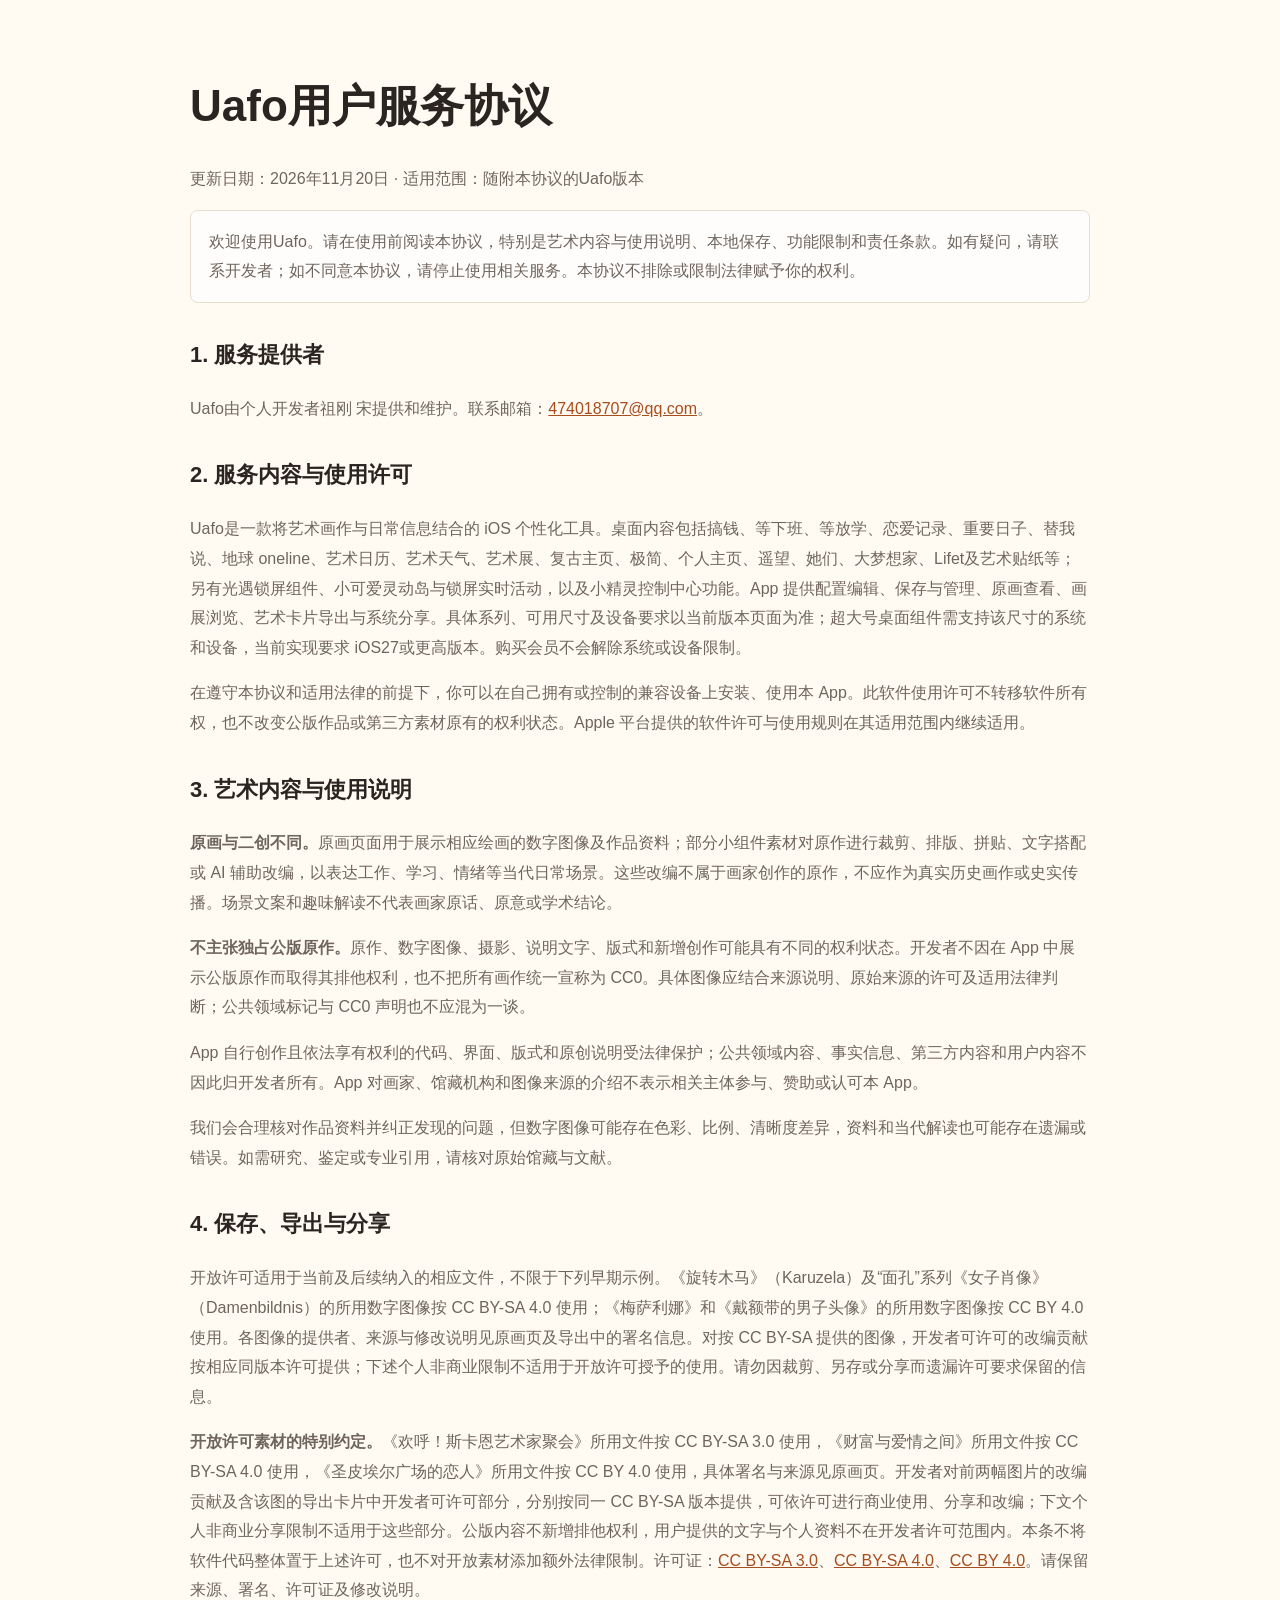
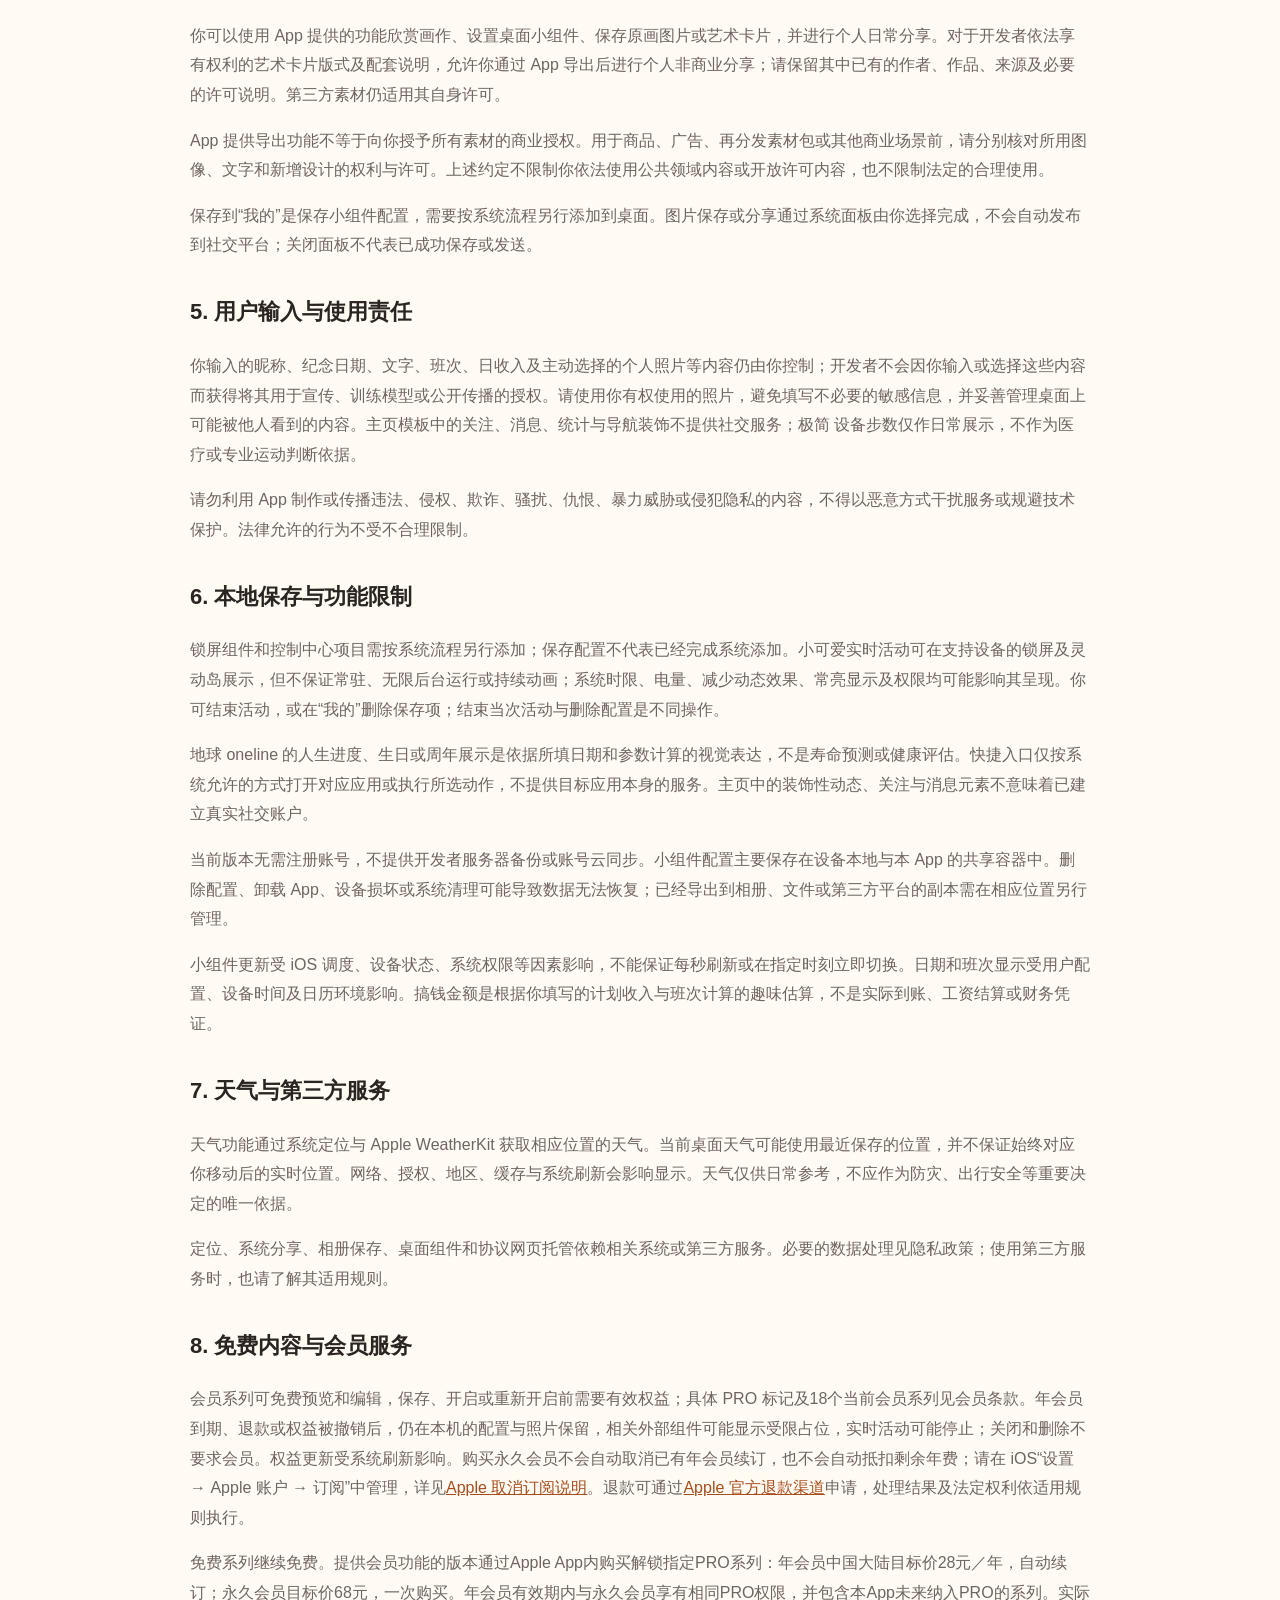
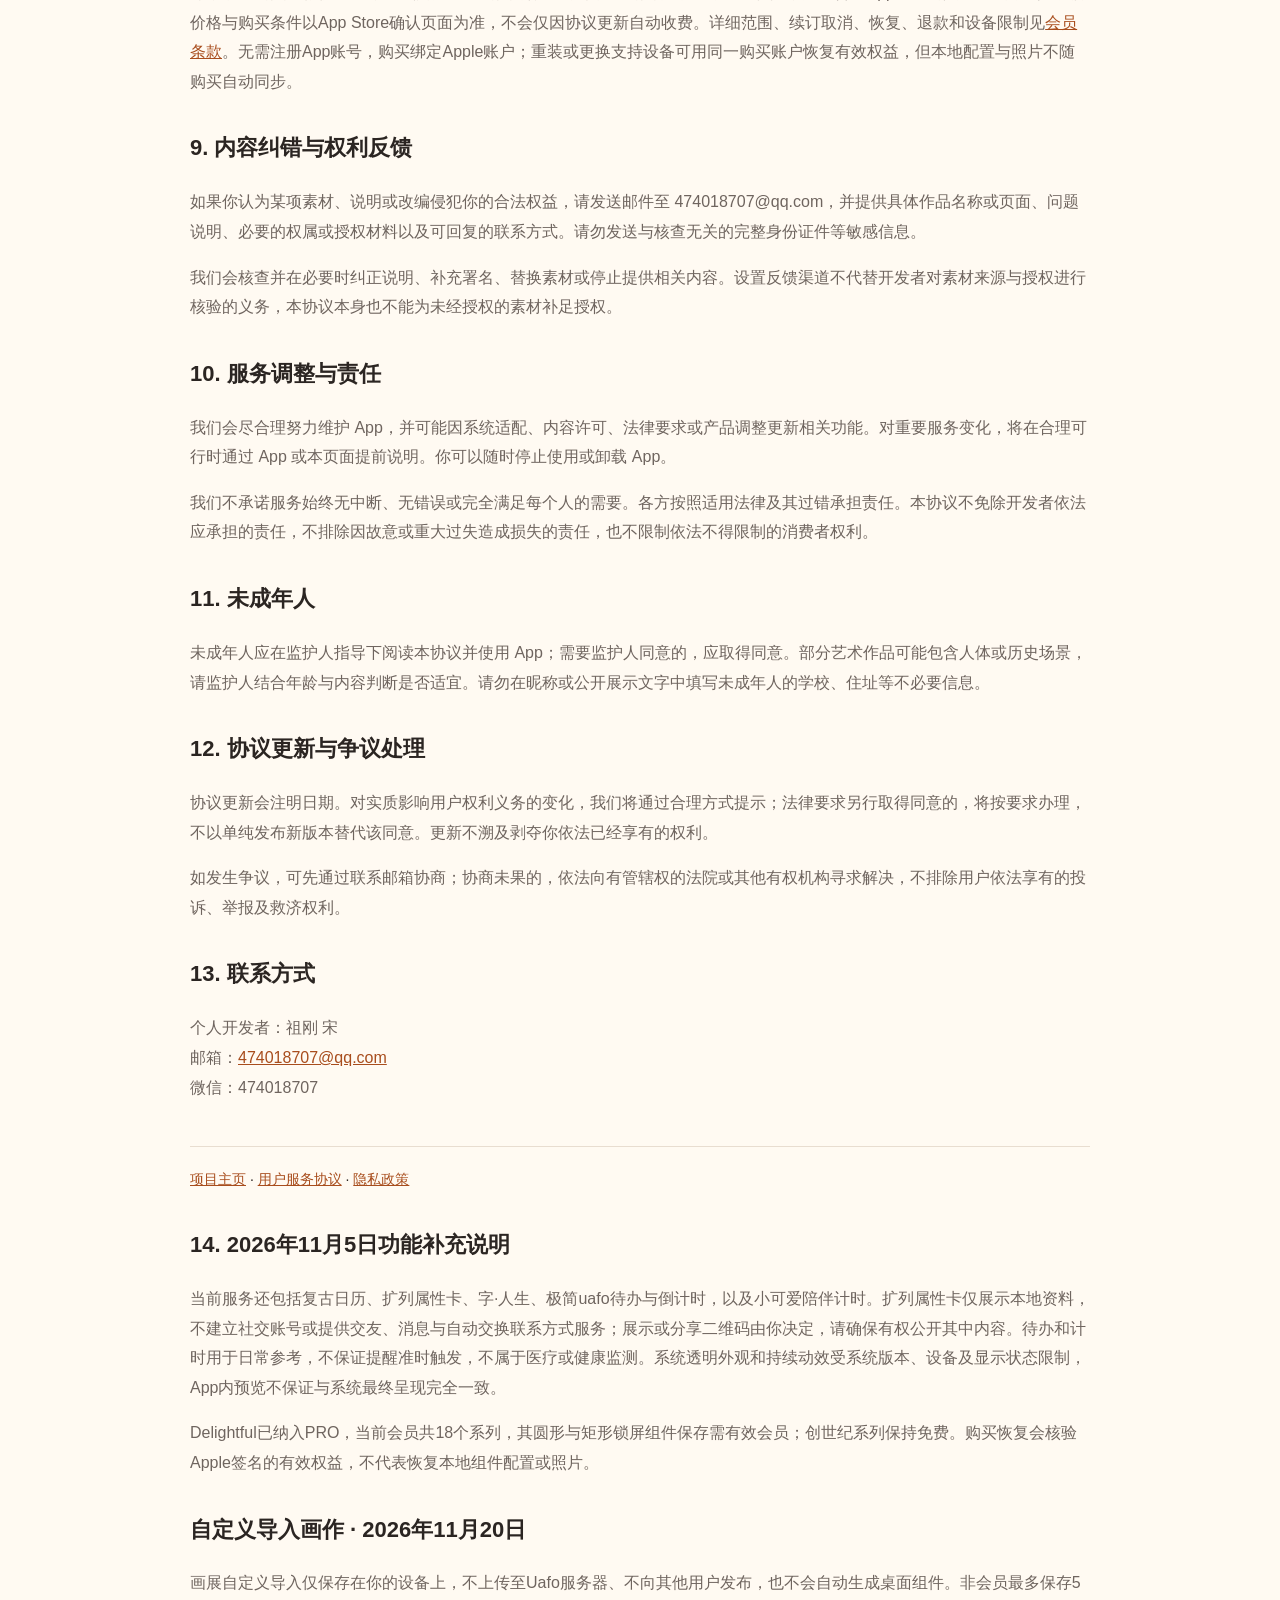
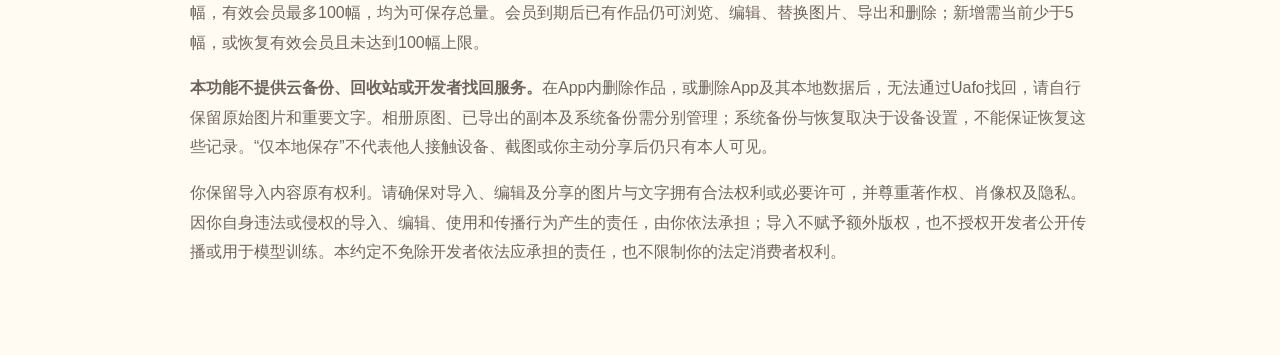
<file: terms.html>
<!doctype html>
<html lang="zh-CN">
<head><meta charset="utf-8"><meta name="viewport" content="width=device-width, initial-scale=1"><title>Uafo用户服务协议</title><link rel="stylesheet" href="./style.css"></head>
<body><main><h1>Uafo用户服务协议</h1>
<p>更新日期：2026年11月20日 · 适用范围：随附本协议的Uafo版本</p>
<p class="notice">欢迎使用Uafo。请在使用前阅读本协议，特别是艺术内容与使用说明、本地保存、功能限制和责任条款。如有疑问，请联系开发者；如不同意本协议，请停止使用相关服务。本协议不排除或限制法律赋予你的权利。</p>
<h2>1. 服务提供者</h2>
<p>Uafo由个人开发者祖刚 宋提供和维护。联系邮箱：<a href="mailto:474018707@qq.com">474018707@qq.com</a>。</p>
<h2>2. 服务内容与使用许可</h2>
<p>Uafo是一款将艺术画作与日常信息结合的 iOS 个性化工具。桌面内容包括搞钱、等下班、等放学、恋爱记录、重要日子、替我说、地球 oneline、艺术日历、艺术天气、艺术展、复古主页、极简、个人主页、遥望、她们、大梦想家、Lifet及艺术贴纸等；另有光遇锁屏组件、小可爱灵动岛与锁屏实时活动，以及小精灵控制中心功能。App 提供配置编辑、保存与管理、原画查看、画展浏览、艺术卡片导出与系统分享。具体系列、可用尺寸及设备要求以当前版本页面为准；超大号桌面组件需支持该尺寸的系统和设备，当前实现要求 iOS27或更高版本。购买会员不会解除系统或设备限制。</p>
<p>在遵守本协议和适用法律的前提下，你可以在自己拥有或控制的兼容设备上安装、使用本 App。此软件使用许可不转移软件所有权，也不改变公版作品或第三方素材原有的权利状态。Apple 平台提供的软件许可与使用规则在其适用范围内继续适用。</p>
<h2>3. 艺术内容与使用说明</h2>
<p><strong>原画与二创不同。</strong>原画页面用于展示相应绘画的数字图像及作品资料；部分小组件素材对原作进行裁剪、排版、拼贴、文字搭配或 AI 辅助改编，以表达工作、学习、情绪等当代日常场景。这些改编不属于画家创作的原作，不应作为真实历史画作或史实传播。场景文案和趣味解读不代表画家原话、原意或学术结论。</p>
<p><strong>不主张独占公版原作。</strong>原作、数字图像、摄影、说明文字、版式和新增创作可能具有不同的权利状态。开发者不因在 App 中展示公版原作而取得其排他权利，也不把所有画作统一宣称为 CC0。具体图像应结合来源说明、原始来源的许可及适用法律判断；公共领域标记与 CC0 声明也不应混为一谈。</p>
<p>App 自行创作且依法享有权利的代码、界面、版式和原创说明受法律保护；公共领域内容、事实信息、第三方内容和用户内容不因此归开发者所有。App 对画家、馆藏机构和图像来源的介绍不表示相关主体参与、赞助或认可本 App。</p>
<p>我们会合理核对作品资料并纠正发现的问题，但数字图像可能存在色彩、比例、清晰度差异，资料和当代解读也可能存在遗漏或错误。如需研究、鉴定或专业引用，请核对原始馆藏与文献。</p>
<h2>4. 保存、导出与分享</h2>
<p>开放许可适用于当前及后续纳入的相应文件，不限于下列早期示例。《旋转木马》（Karuzela）及“面孔”系列《女子肖像》（Damenbildnis）的所用数字图像按 CC BY-SA 4.0 使用；《梅萨利娜》和《戴额带的男子头像》的所用数字图像按 CC BY 4.0 使用。各图像的提供者、来源与修改说明见原画页及导出中的署名信息。对按 CC BY-SA 提供的图像，开发者可许可的改编贡献按相应同版本许可提供；下述个人非商业限制不适用于开放许可授予的使用。请勿因裁剪、另存或分享而遗漏许可要求保留的信息。</p>
<p><strong>开放许可素材的特别约定。</strong>《欢呼！斯卡恩艺术家聚会》所用文件按 CC BY-SA 3.0 使用，《财富与爱情之间》所用文件按 CC BY-SA 4.0 使用，《圣皮埃尔广场的恋人》所用文件按 CC BY 4.0 使用，具体署名与来源见原画页。开发者对前两幅图片的改编贡献及含该图的导出卡片中开发者可许可部分，分别按同一 CC BY-SA 版本提供，可依许可进行商业使用、分享和改编；下文个人非商业分享限制不适用于这些部分。公版内容不新增排他权利，用户提供的文字与个人资料不在开发者许可范围内。本条不将软件代码整体置于上述许可，也不对开放素材添加额外法律限制。许可证：<a href="https://creativecommons.org/licenses/by-sa/3.0/">CC BY-SA 3.0</a>、<a href="https://creativecommons.org/licenses/by-sa/4.0/">CC BY-SA 4.0</a>、<a href="https://creativecommons.org/licenses/by/4.0/">CC BY 4.0</a>。请保留来源、署名、许可证及修改说明。</p>
<p>你可以使用 App 提供的功能欣赏画作、设置桌面小组件、保存原画图片或艺术卡片，并进行个人日常分享。对于开发者依法享有权利的艺术卡片版式及配套说明，允许你通过 App 导出后进行个人非商业分享；请保留其中已有的作者、作品、来源及必要的许可说明。第三方素材仍适用其自身许可。</p>
<p>App 提供导出功能不等于向你授予所有素材的商业授权。用于商品、广告、再分发素材包或其他商业场景前，请分别核对所用图像、文字和新增设计的权利与许可。上述约定不限制你依法使用公共领域内容或开放许可内容，也不限制法定的合理使用。</p>
<p>保存到“我的”是保存小组件配置，需要按系统流程另行添加到桌面。图片保存或分享通过系统面板由你选择完成，不会自动发布到社交平台；关闭面板不代表已成功保存或发送。</p>
<h2>5. 用户输入与使用责任</h2>
<p>你输入的昵称、纪念日期、文字、班次、日收入及主动选择的个人照片等内容仍由你控制；开发者不会因你输入或选择这些内容而获得将其用于宣传、训练模型或公开传播的授权。请使用你有权使用的照片，避免填写不必要的敏感信息，并妥善管理桌面上可能被他人看到的内容。主页模板中的关注、消息、统计与导航装饰不提供社交服务；极简 设备步数仅作日常展示，不作为医疗或专业运动判断依据。</p>
<p>请勿利用 App 制作或传播违法、侵权、欺诈、骚扰、仇恨、暴力威胁或侵犯隐私的内容，不得以恶意方式干扰服务或规避技术保护。法律允许的行为不受不合理限制。</p>
<h2>6. 本地保存与功能限制</h2>
<p>锁屏组件和控制中心项目需按系统流程另行添加；保存配置不代表已经完成系统添加。小可爱实时活动可在支持设备的锁屏及灵动岛展示，但不保证常驻、无限后台运行或持续动画；系统时限、电量、减少动态效果、常亮显示及权限均可能影响其呈现。你可结束活动，或在“我的”删除保存项；结束当次活动与删除配置是不同操作。</p>
<p>地球 oneline 的人生进度、生日或周年展示是依据所填日期和参数计算的视觉表达，不是寿命预测或健康评估。快捷入口仅按系统允许的方式打开对应应用或执行所选动作，不提供目标应用本身的服务。主页中的装饰性动态、关注与消息元素不意味着已建立真实社交账户。</p>
<p>当前版本无需注册账号，不提供开发者服务器备份或账号云同步。小组件配置主要保存在设备本地与本 App 的共享容器中。删除配置、卸载 App、设备损坏或系统清理可能导致数据无法恢复；已经导出到相册、文件或第三方平台的副本需在相应位置另行管理。</p>
<p>小组件更新受 iOS 调度、设备状态、系统权限等因素影响，不能保证每秒刷新或在指定时刻立即切换。日期和班次显示受用户配置、设备时间及日历环境影响。搞钱金额是根据你填写的计划收入与班次计算的趣味估算，不是实际到账、工资结算或财务凭证。</p>
<h2>7. 天气与第三方服务</h2>
<p>天气功能通过系统定位与 Apple WeatherKit 获取相应位置的天气。当前桌面天气可能使用最近保存的位置，并不保证始终对应你移动后的实时位置。网络、授权、地区、缓存与系统刷新会影响显示。天气仅供日常参考，不应作为防灾、出行安全等重要决定的唯一依据。</p>
<p>定位、系统分享、相册保存、桌面组件和协议网页托管依赖相关系统或第三方服务。必要的数据处理见隐私政策；使用第三方服务时，也请了解其适用规则。</p>
<h2>8. 免费内容与会员服务</h2>
<p>会员系列可免费预览和编辑，保存、开启或重新开启前需要有效权益；具体 PRO 标记及18个当前会员系列见会员条款。年会员到期、退款或权益被撤销后，仍在本机的配置与照片保留，相关外部组件可能显示受限占位，实时活动可能停止；关闭和删除不要求会员。权益更新受系统刷新影响。购买永久会员不会自动取消已有年会员续订，也不会自动抵扣剩余年费；请在 iOS“设置 → Apple 账户 → 订阅”中管理，详见<a href="https://support.apple.com/zh-cn/118428">Apple 取消订阅说明</a>。退款可通过<a href="https://reportaproblem.apple.com/">Apple 官方退款渠道</a>申请，处理结果及法定权利依适用规则执行。</p>
<p>免费系列继续免费。提供会员功能的版本通过Apple App内购买解锁指定PRO系列：年会员中国大陆目标价28元／年，自动续订；永久会员目标价68元，一次购买。年会员有效期内与永久会员享有相同PRO权限，并包含本App未来纳入PRO的系列。实际价格与购买条件以App Store确认页面为准，不会仅因协议更新自动收费。详细范围、续订取消、恢复、退款和设备限制见<a href="./membership.html">会员条款</a>。无需注册App账号，购买绑定Apple账户；重装或更换支持设备可用同一购买账户恢复有效权益，但本地配置与照片不随购买自动同步。</p>
<h2>9. 内容纠错与权利反馈</h2>
<p>如果你认为某项素材、说明或改编侵犯你的合法权益，请发送邮件至 474018707@qq.com，并提供具体作品名称或页面、问题说明、必要的权属或授权材料以及可回复的联系方式。请勿发送与核查无关的完整身份证件等敏感信息。</p>
<p>我们会核查并在必要时纠正说明、补充署名、替换素材或停止提供相关内容。设置反馈渠道不代替开发者对素材来源与授权进行核验的义务，本协议本身也不能为未经授权的素材补足授权。</p>
<h2>10. 服务调整与责任</h2>
<p>我们会尽合理努力维护 App，并可能因系统适配、内容许可、法律要求或产品调整更新相关功能。对重要服务变化，将在合理可行时通过 App 或本页面提前说明。你可以随时停止使用或卸载 App。</p>
<p>我们不承诺服务始终无中断、无错误或完全满足每个人的需要。各方按照适用法律及其过错承担责任。本协议不免除开发者依法应承担的责任，不排除因故意或重大过失造成损失的责任，也不限制依法不得限制的消费者权利。</p>
<h2>11. 未成年人</h2>
<p>未成年人应在监护人指导下阅读本协议并使用 App；需要监护人同意的，应取得同意。部分艺术作品可能包含人体或历史场景，请监护人结合年龄与内容判断是否适宜。请勿在昵称或公开展示文字中填写未成年人的学校、住址等不必要信息。</p>
<h2>12. 协议更新与争议处理</h2>
<p>协议更新会注明日期。对实质影响用户权利义务的变化，我们将通过合理方式提示；法律要求另行取得同意的，将按要求办理，不以单纯发布新版本替代该同意。更新不溯及剥夺你依法已经享有的权利。</p>
<p>如发生争议，可先通过联系邮箱协商；协商未果的，依法向有管辖权的法院或其他有权机构寻求解决，不排除用户依法享有的投诉、举报及救济权利。</p>
<h2>13. 联系方式</h2>
<p>个人开发者：祖刚 宋<br>邮箱：<a href="mailto:474018707@qq.com">474018707@qq.com</a><br>微信：474018707</p>
<footer><a href="./index.html">项目主页</a> · <a href="./terms.html">用户服务协议</a> · <a href="./privacy.html">隐私政策</a></footer><h2>14. 2026年11月5日功能补充说明</h2><p>当前服务还包括复古日历、扩列属性卡、字·人生、极简uafo待办与倒计时，以及小可爱陪伴计时。扩列属性卡仅展示本地资料，不建立社交账号或提供交友、消息与自动交换联系方式服务；展示或分享二维码由你决定，请确保有权公开其中内容。待办和计时用于日常参考，不保证提醒准时触发，不属于医疗或健康监测。系统透明外观和持续动效受系统版本、设备及显示状态限制，App内预览不保证与系统最终呈现完全一致。</p><p>Delightful已纳入PRO，当前会员共18个系列，其圆形与矩形锁屏组件保存需有效会员；创世纪系列保持免费。购买恢复会核验Apple签名的有效权益，不代表恢复本地组件配置或照片。</p>
<h2>自定义导入画作 · 2026年11月20日</h2><p>画展自定义导入仅保存在你的设备上，不上传至Uafo服务器、不向其他用户发布，也不会自动生成桌面组件。非会员最多保存5幅，有效会员最多100幅，均为可保存总量。会员到期后已有作品仍可浏览、编辑、替换图片、导出和删除；新增需当前少于5幅，或恢复有效会员且未达到100幅上限。</p><p><strong>本功能不提供云备份、回收站或开发者找回服务。</strong>在App内删除作品，或删除App及其本地数据后，无法通过Uafo找回，请自行保留原始图片和重要文字。相册原图、已导出的副本及系统备份需分别管理；系统备份与恢复取决于设备设置，不能保证恢复这些记录。“仅本地保存”不代表他人接触设备、截图或你主动分享后仍只有本人可见。</p><p>你保留导入内容原有权利。请确保对导入、编辑及分享的图片与文字拥有合法权利或必要许可，并尊重著作权、肖像权及隐私。因你自身违法或侵权的导入、编辑、使用和传播行为产生的责任，由你依法承担；导入不赋予额外版权，也不授权开发者公开传播或用于模型训练。本约定不免除开发者依法应承担的责任，也不限制你的法定消费者权利。</p>
</main></body>
</html>
</file>
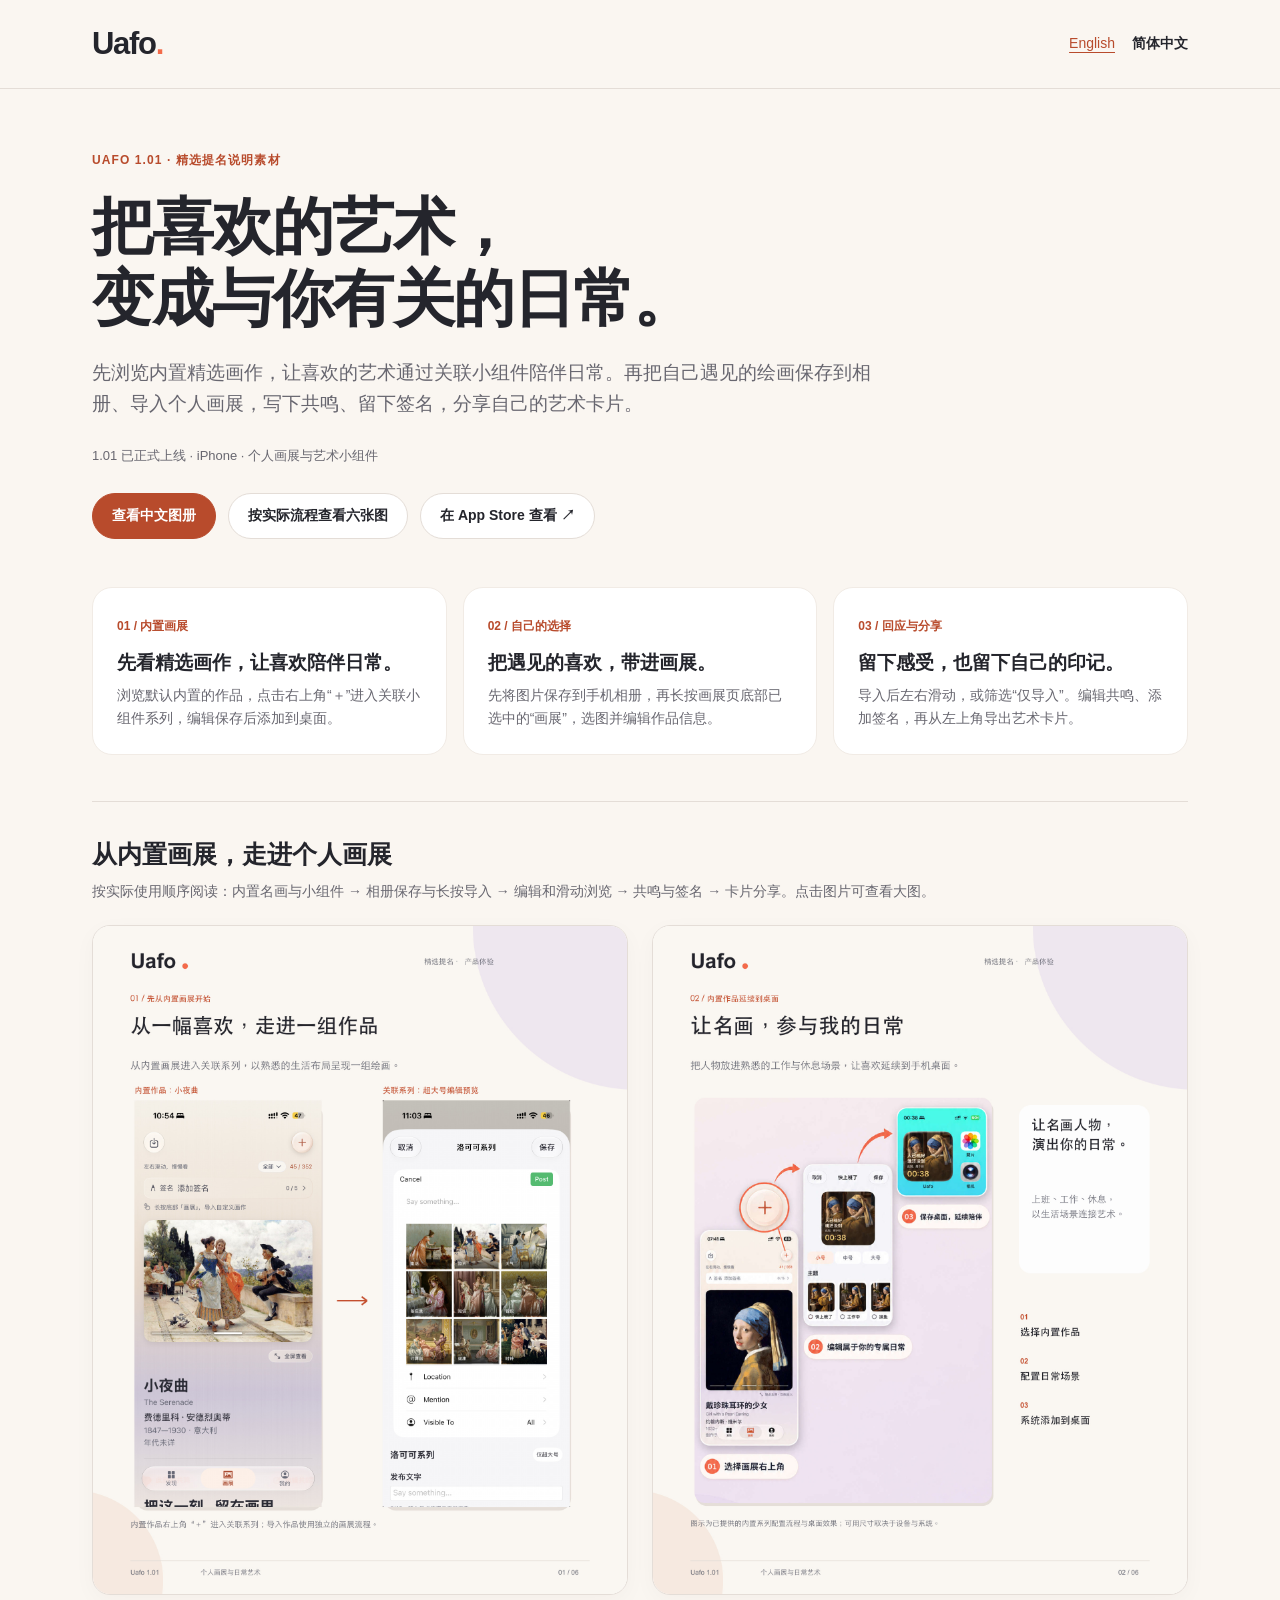
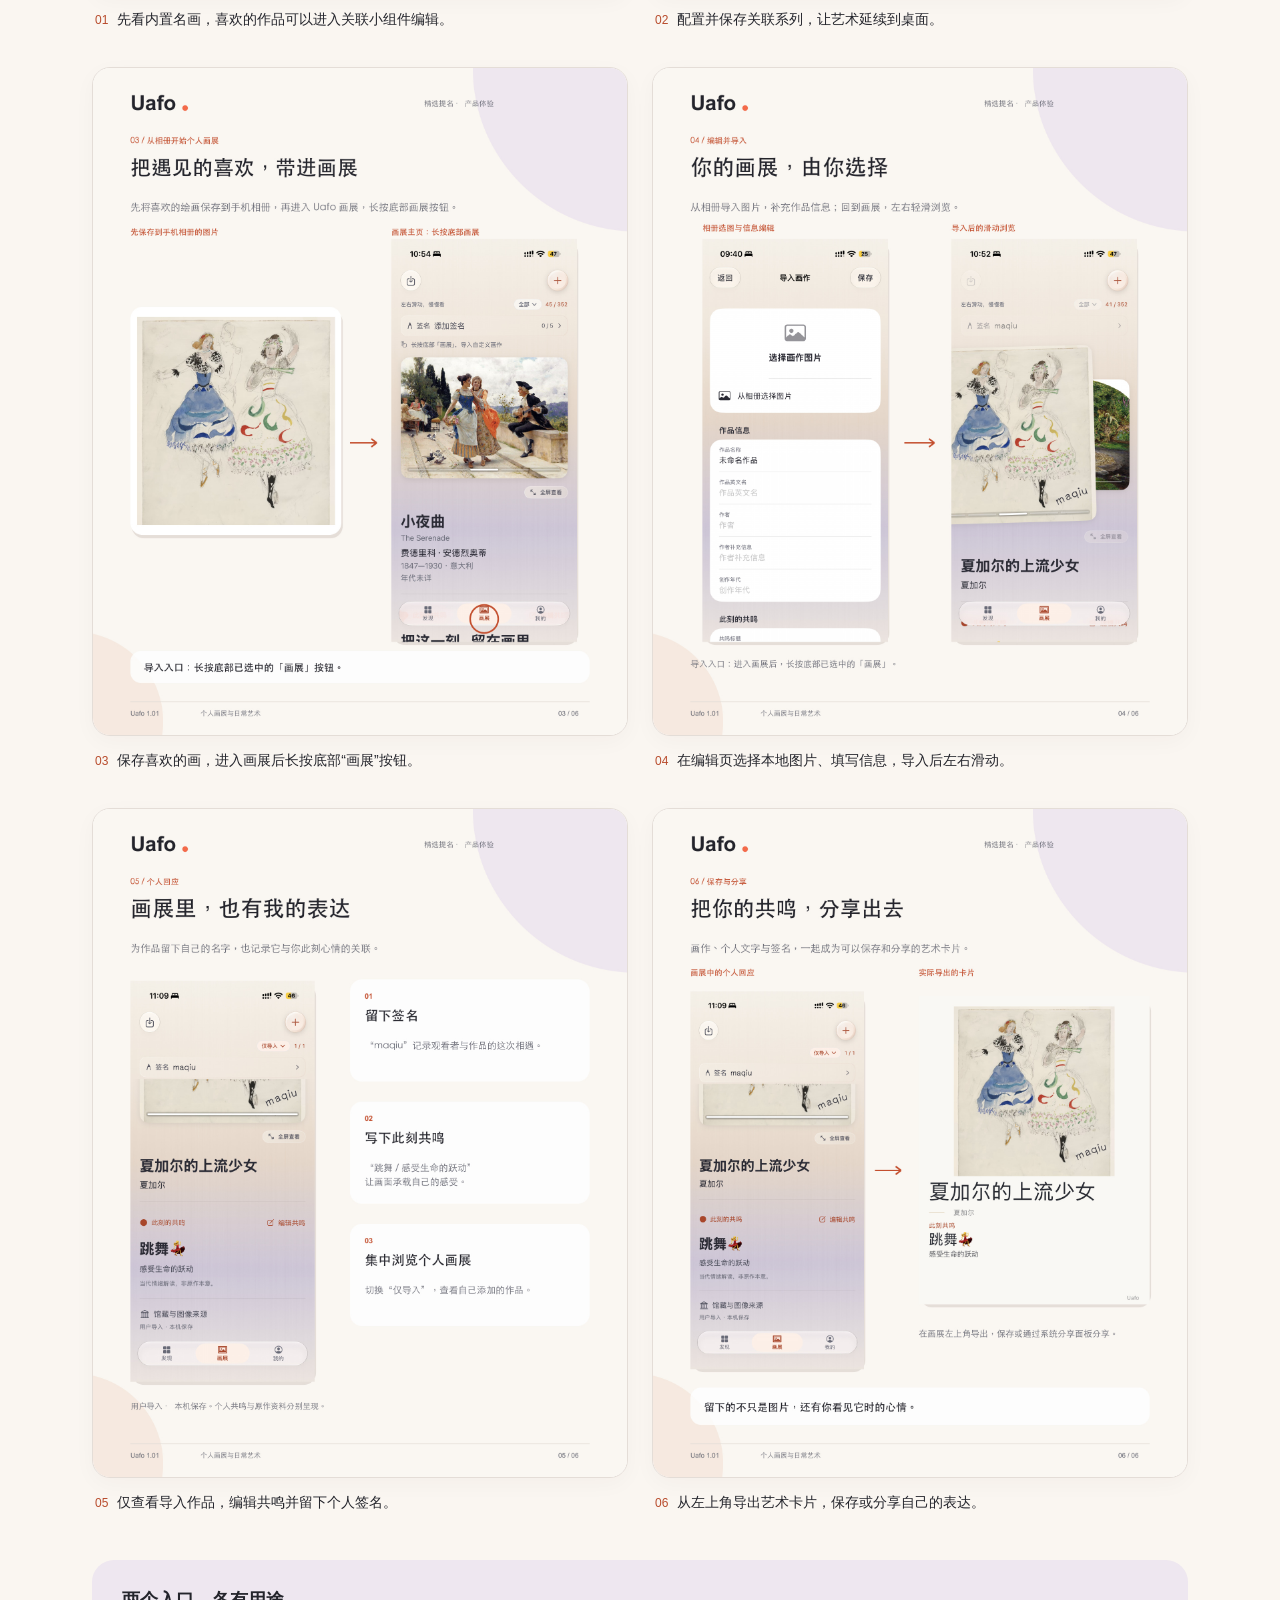
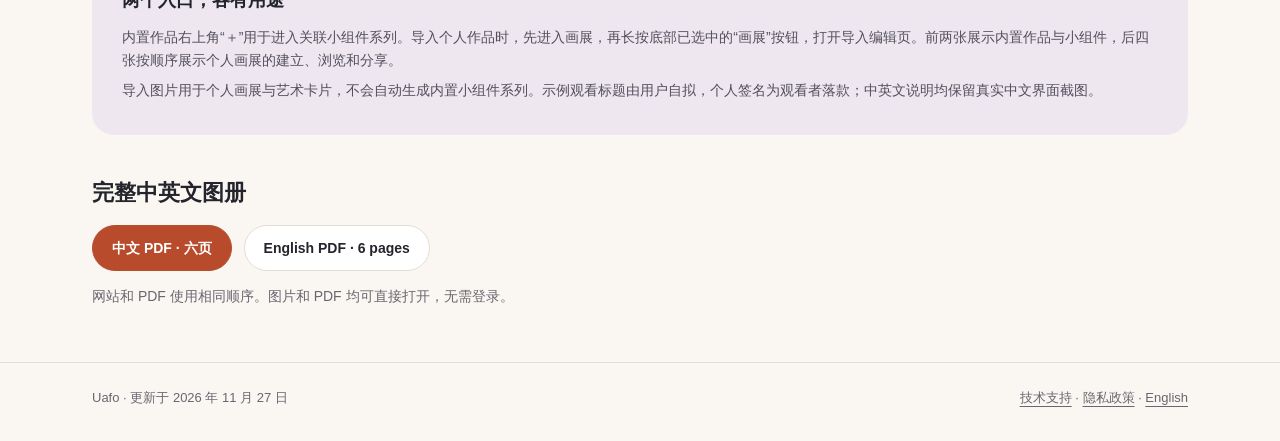
<file: featuring/index-zh.html>
<!doctype html>
<html lang="zh-Hans">
<head>
  <meta charset="utf-8">
  <meta name="viewport" content="width=device-width, initial-scale=1">
  <meta name="description" content="Uafo 1.01：将相册图片加入个人画展，写下共鸣、留下签名、分享个人艺术卡片，并通过内置艺术小组件延续日常陪伴。">
  <meta property="og:title" content="Uafo — 创建自己的个人画展">
  <meta property="og:description" content="把喜欢的艺术，变成与你有关的日常。查看 Uafo 1.01 的实际界面、个性化卡片与艺术小组件。">
  <meta property="og:image" content="https://qiuma111.github.io/ArtWidgets-Policy/featuring/assets/zh/01-builtin-and-widgets.jpg">
  <title>Uafo — 个人画展与日常艺术</title>
  <link rel="stylesheet" href="./style.css">
  <link rel="alternate" hreflang="zh-Hans" href="./index-zh.html">
  <link rel="alternate" hreflang="en" href="./index.html">
</head>
<body>
  <header><div class="wrap nav"><a class="brand" href="./index-zh.html">Uafo<span>.</span></a><nav class="languages" aria-label="选择语言"><a href="./index.html" lang="en">English</a><a href="./index-zh.html" aria-current="page">简体中文</a></nav></div></header>
  <main class="wrap">
    <section class="hero" aria-labelledby="title">
      <div class="eyebrow">Uafo 1.01 · 精选提名说明素材</div>
      <h1 id="title">把喜欢的艺术，<span>变成与你有关的日常。</span></h1>
      <p class="intro">先浏览内置精选画作，让喜欢的艺术通过关联小组件陪伴日常。再把自己遇见的绘画保存到相册、导入个人画展，写下共鸣、留下签名，分享自己的艺术卡片。</p>
      <p class="meta">1.01 已正式上线 · iPhone · 个人画展与艺术小组件</p>
      <div class="actions"><a class="button primary" href="./uafo-featuring-zh.pdf?v=flow2">查看中文图册</a><a class="button" href="#experience">按实际流程查看六张图</a><a class="button" href="https://apps.apple.com/cn/app/id6809495563" target="_blank" rel="noopener noreferrer">在 App Store 查看 ↗</a></div>
    </section>
    <section class="summary" aria-label="个人画展的参与过程">
      <article class="step"><small>01 / 内置画展</small><h2>先看精选画作，让喜欢陪伴日常。</h2><p>浏览默认内置的作品，点击右上角“＋”进入关联小组件系列，编辑保存后添加到桌面。</p></article>
      <article class="step"><small>02 / 自己的选择</small><h2>把遇见的喜欢，带进画展。</h2><p>先将图片保存到手机相册，再长按画展页底部已选中的“画展”，选图并编辑作品信息。</p></article>
      <article class="step"><small>03 / 回应与分享</small><h2>留下感受，也留下自己的印记。</h2><p>导入后左右滑动，或筛选“仅导入”。编辑共鸣、添加签名，再从左上角导出艺术卡片。</p></article>
    </section>
    <section id="experience" aria-labelledby="experience-title">
      <div class="gallery-head"><h2 id="experience-title">从内置画展，走进个人画展</h2><p>按实际使用顺序阅读：内置名画与小组件 → 相册保存与长按导入 → 编辑和滑动浏览 → 共鸣与签名 → 卡片分享。点击图片可查看大图。</p></div>
      <div class="gallery">
        <figure class="panel"><a href="./assets/zh/01-builtin-and-widgets.jpg" target="_blank" rel="noopener"><img src="./assets/zh/01-builtin-and-widgets.jpg" width="1600" height="2000" alt="先查看默认内置名画，从小夜曲进入关联的超大号组件编辑预览。" fetchpriority="high"></a><figcaption><span>01</span>先看内置名画，喜欢的作品可以进入关联小组件编辑。</figcaption></figure>
        <figure class="panel"><a href="./assets/zh/02-everyday-art.jpg" target="_blank" rel="noopener"><img src="./assets/zh/02-everyday-art.jpg" width="1600" height="2000" alt="内置作品配置生活场景、保存并添加到手机桌面的流程。" loading="lazy" decoding="async"></a><figcaption><span>02</span>配置并保存关联系列，让艺术延续到桌面。</figcaption></figure>
        <figure class="panel"><a href="./assets/zh/03-save-and-long-press.jpg" target="_blank" rel="noopener"><img src="./assets/zh/03-save-and-long-press.jpg" width="1600" height="2000" alt="先将喜欢的作品保存到手机相册，再进入画展并长按底部已选中的画展按钮。" loading="lazy" decoding="async"></a><figcaption><span>03</span>保存喜欢的画，进入画展后长按底部“画展”按钮。</figcaption></figure>
        <figure class="panel"><a href="./assets/zh/04-import-and-browse.jpg" target="_blank" rel="noopener"><img src="./assets/zh/04-import-and-browse.jpg" width="1600" height="2000" alt="打开画作编辑页，选择本地图片和编辑信息，保存后左右滑动浏览导入作品。" loading="lazy" decoding="async"></a><figcaption><span>04</span>在编辑页选择本地图片、填写信息，导入后左右滑动。</figcaption></figure>
        <figure class="panel"><a href="./assets/zh/05-personal-response.jpg" target="_blank" rel="noopener"><img src="./assets/zh/05-personal-response.jpg" width="1600" height="2000" alt="通过仅导入筛选自己的作品，支持编辑此刻共鸣与个人签名。" loading="lazy" decoding="async"></a><figcaption><span>05</span>仅查看导入作品，编辑共鸣并留下个人签名。</figcaption></figure>
        <figure class="panel"><a href="./assets/zh/06-share-an-art-card.jpg" target="_blank" rel="noopener"><img src="./assets/zh/06-share-an-art-card.jpg" width="1600" height="2000" alt="从画展左上角导出含画作、个人共鸣和签名的艺术卡片。" loading="lazy" decoding="async"></a><figcaption><span>06</span>从左上角导出艺术卡片，保存或分享自己的表达。</figcaption></figure>
      </div>
    </section>
    <aside class="notes" aria-labelledby="notes-title"><h2 id="notes-title">两个入口，各有用途</h2><p>内置作品右上角“＋”用于进入关联小组件系列。导入个人作品时，先进入画展，再长按底部已选中的“画展”按钮，打开导入编辑页。前两张展示内置作品与小组件，后四张按顺序展示个人画展的建立、浏览和分享。</p><p>导入图片用于个人画展与艺术卡片，不会自动生成内置小组件系列。示例观看标题由用户自拟，个人签名为观看者落款；中英文说明均保留真实中文界面截图。</p></aside>
    <section class="downloads" aria-labelledby="downloads-title"><h2 id="downloads-title">完整中英文图册</h2><div class="actions"><a class="button primary" href="./uafo-featuring-zh.pdf?v=flow2">中文 PDF · 六页</a><a class="button" href="./uafo-featuring-en.pdf?v=flow2" lang="en">English PDF · 6 pages</a></div><p>网站和 PDF 使用相同顺序。图片和 PDF 均可直接打开，无需登录。</p></section>
  </main>
  <footer><div class="wrap footer-row"><span>Uafo · 更新于 2026 年 11 月 27 日</span><span><a href="../index.html">技术支持</a> · <a href="../privacy.html">隐私政策</a> · <a href="./index.html" lang="en">English</a></span></div></footer>
</body>
</html>
</file>
<file: style.css>
:root{color-scheme:light;--ink:#2b2522;--muted:#6f655f;--paper:#fffaf2;--line:#e8ddd0;--accent:#a84d1d}*{box-sizing:border-box}body{margin:0;font-family:-apple-system,BlinkMacSystemFont,"Segoe UI",sans-serif;line-height:1.85;color:var(--ink);background:var(--paper)}main{width:min(900px,calc(100% - 40px));margin:auto;padding:48px 0 72px}h1{font-size:clamp(28px,6vw,44px);line-height:1.3}h2{margin-top:32px;font-size:22px}p,li{color:var(--muted);overflow-wrap:anywhere}a{color:var(--accent)}.notice{padding:16px 18px;border:1px solid var(--line);border-radius:8px;background:#ffffffb8}footer{margin-top:44px;padding-top:20px;border-top:1px solid var(--line);font-size:14px}
</file>
<file: featuring/style.css>
:root{color-scheme:light;--paper:#faf6f1;--ink:#24252c;--muted:#686770;--accent:#b84b2c;--line:#e4ddd7;--white:#fff;--purple:#eee7f0}
*{box-sizing:border-box}html{scroll-behavior:smooth}body{margin:0;background:var(--paper);color:var(--ink);font-family:-apple-system,BlinkMacSystemFont,"Segoe UI","PingFang SC","Hiragino Sans GB",sans-serif;line-height:1.65}a{color:var(--accent);text-underline-offset:4px}a:focus-visible{outline:3px solid var(--accent);outline-offset:5px}img{display:block;width:100%;height:auto}.wrap{max-width:1160px;margin:auto;padding:0 32px}header{border-bottom:1px solid var(--line)}.nav{min-height:88px;display:flex;align-items:center;justify-content:space-between;gap:20px}.brand{font-size:31px;font-weight:760;letter-spacing:-1.3px;color:var(--ink);text-decoration:none}.brand span{color:#f36b4a}.languages{display:flex;align-items:center;gap:17px;font-size:14px}.languages a[aria-current=page]{font-weight:700;color:var(--ink);text-decoration:none}.hero{padding:62px 0 48px;position:relative}.eyebrow{color:var(--accent);font-size:12px;font-weight:700;letter-spacing:1.1px;text-transform:uppercase}h1{font-size:clamp(34px,5.4vw,62px);line-height:1.16;letter-spacing:-1.9px;margin:20px 0 22px;max-width:970px}h1 span{display:block}.intro{max-width:800px;font-size:19px;color:var(--muted);margin:0 0 26px}.meta{font-size:13px;color:var(--muted);margin:0 0 26px}.actions{display:flex;flex-wrap:wrap;gap:12px}.button{display:inline-flex;align-items:center;justify-content:center;min-height:46px;padding:10px 19px;border:1px solid var(--line);border-radius:28px;background:white;color:var(--ink);font-size:14px;font-weight:650;text-decoration:none}.button.primary{background:var(--accent);border-color:var(--accent);color:white}.summary{display:grid;grid-template-columns:repeat(3,1fr);gap:16px;margin:0 0 46px}.step{background:white;border:1px solid #f1ebe5;border-radius:20px;padding:24px}.step small{font-size:12px;color:var(--accent);font-weight:700}.step h2{font-size:19px;line-height:1.35;margin:12px 0 8px}.step p{font-size:14px;color:var(--muted);margin:0}.gallery-head{border-top:1px solid var(--line);padding-top:32px;margin-bottom:22px}.gallery-head h2{font-size:25px;margin:0 0 5px}.gallery-head p{font-size:14px;color:var(--muted);margin:0}.gallery{display:grid;grid-template-columns:repeat(2,minmax(0,1fr));gap:30px 24px}.panel{margin:0}.panel>a{display:block;border:1px solid var(--line);border-radius:18px;overflow:hidden;background:white;box-shadow:0 6px 22px #30202208}.panel figcaption{padding:13px 3px 6px;font-size:14px}.panel figcaption span{font-size:12px;color:var(--accent);margin-right:9px;font-variant-numeric:tabular-nums}.notes{background:var(--purple);border-radius:22px;padding:26px 30px;margin:40px 0}.notes h2{font-size:18px;margin:0 0 10px}.notes p{margin:7px 0;font-size:14px;color:#52505d}.downloads{padding:0 0 40px}.downloads h2{font-size:22px;margin:0 0 14px}.downloads p{font-size:14px;color:var(--muted)}footer{border-top:1px solid var(--line);padding:24px 0 32px;color:var(--muted);font-size:13px}.footer-row{display:flex;justify-content:space-between;gap:16px;flex-wrap:wrap}footer a{color:var(--muted)}@media(max-width:650px){.wrap{padding:0 20px}.nav{min-height:76px}.hero{padding:42px 0 32px}h1{letter-spacing:-1px}.intro{font-size:17px}.summary{grid-template-columns:1fr;gap:10px;margin-bottom:32px}.step{padding:18px 20px}.step h2{margin:5px 0}.gallery{grid-template-columns:1fr;gap:22px}.notes{padding:22px 20px}.languages{gap:12px}.actions .button{font-size:13px}}
@media(prefers-reduced-motion:reduce){html{scroll-behavior:auto}}
</file>
